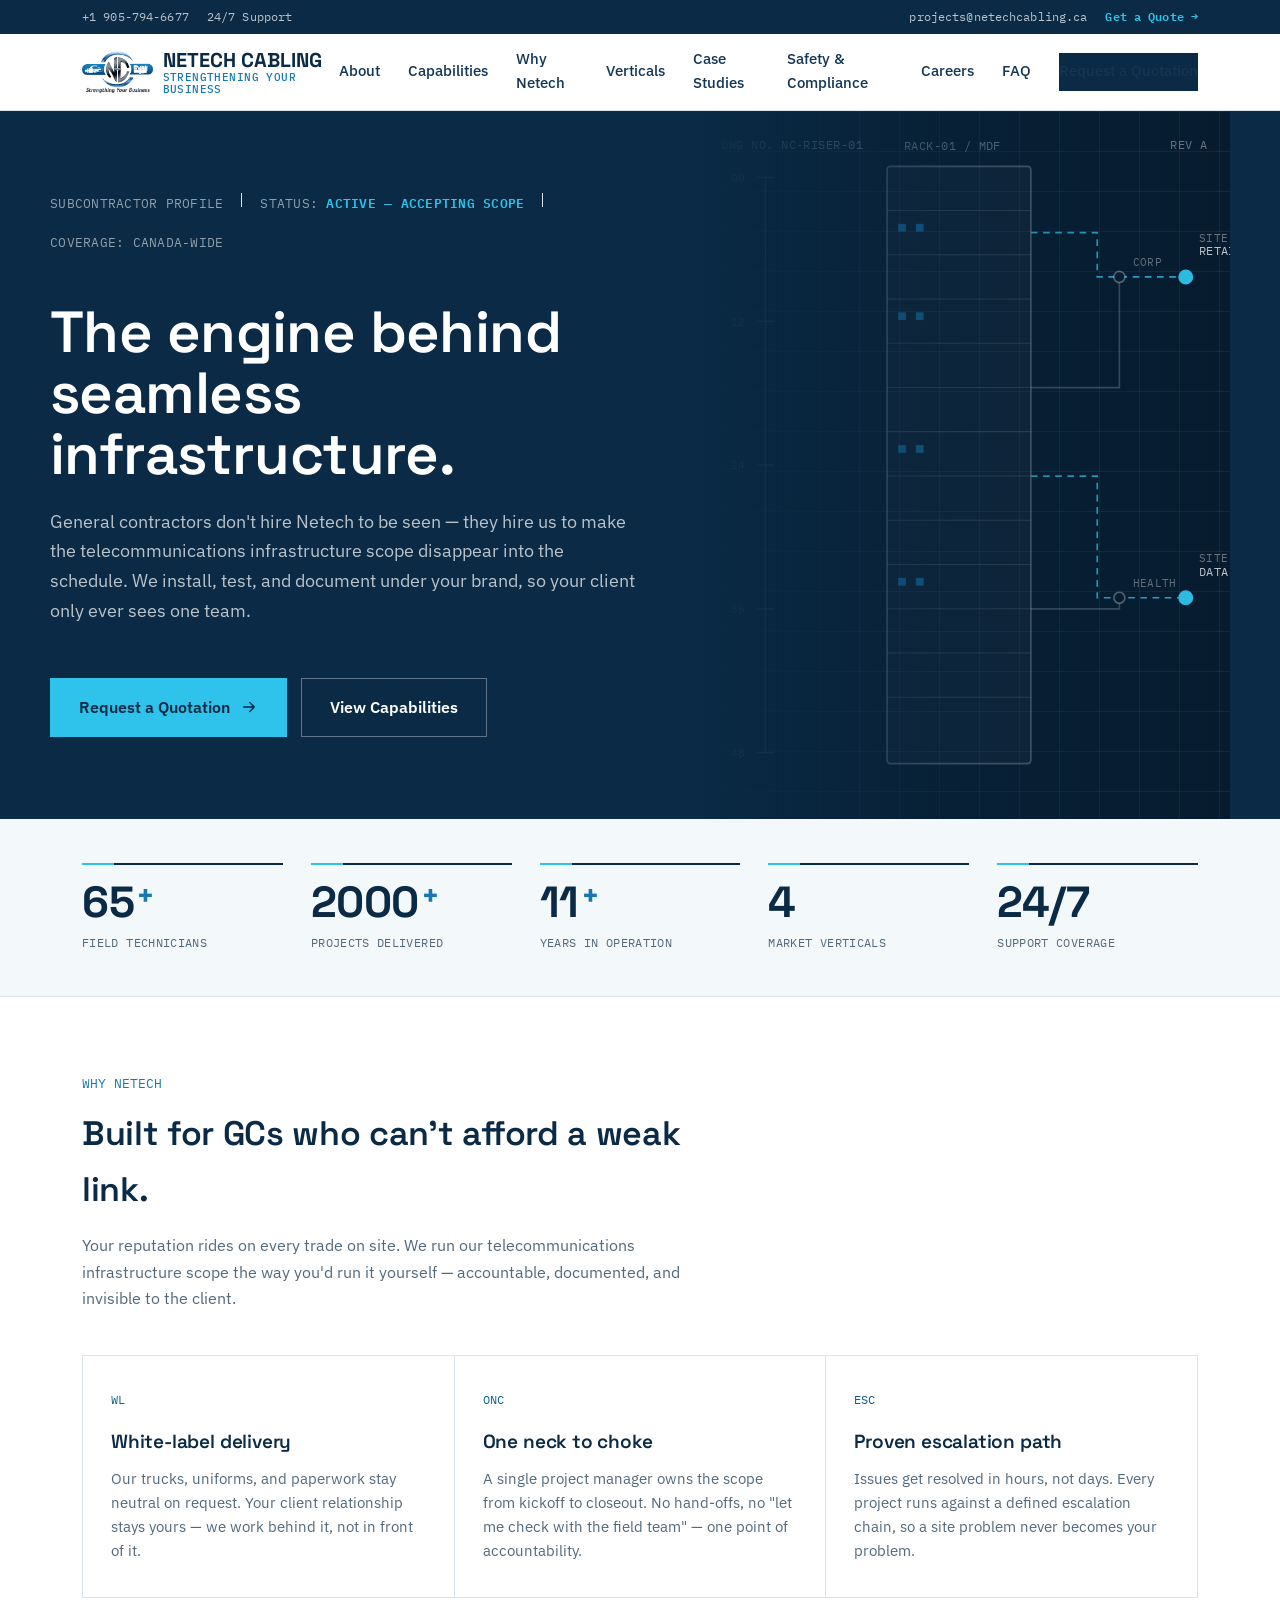
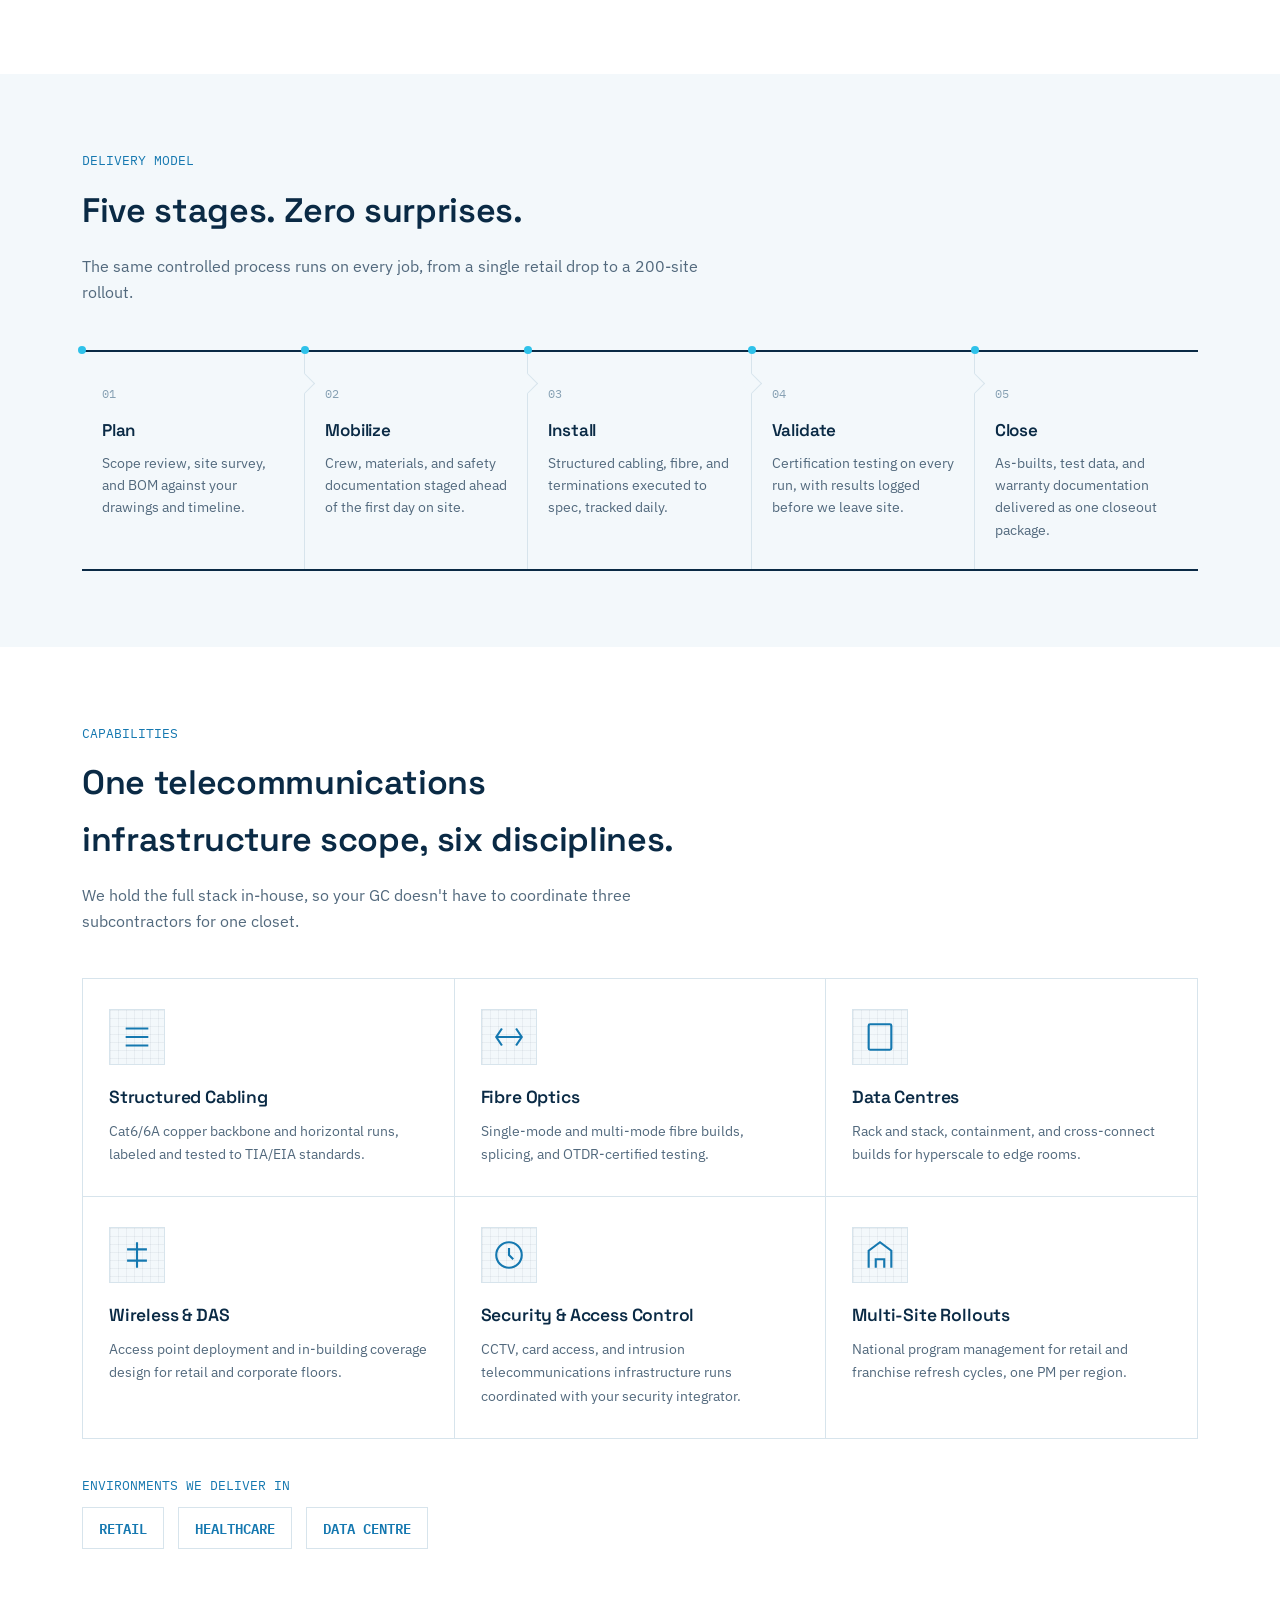
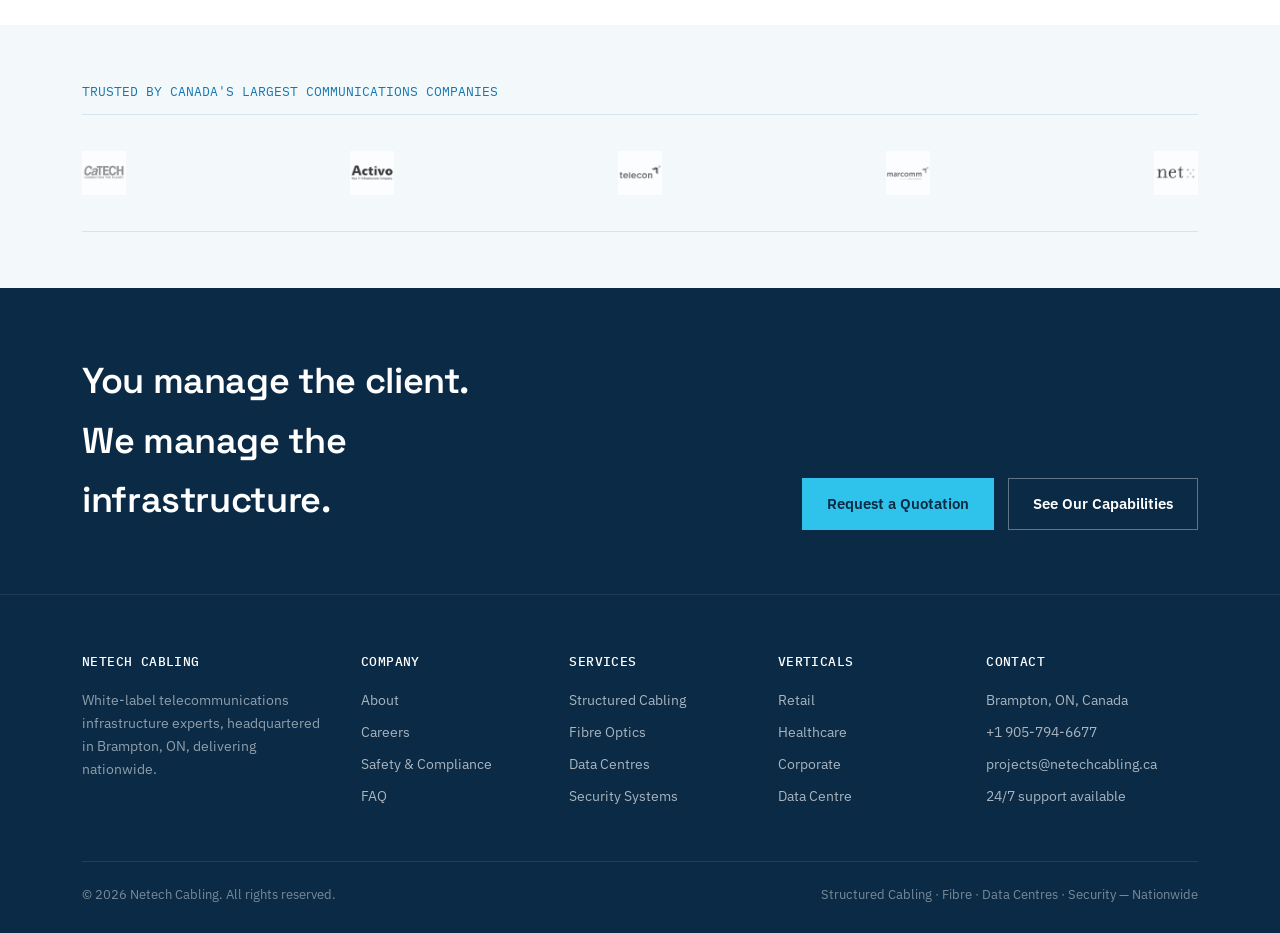
<file: index.html>
<!DOCTYPE html>
<html lang="en">
<head>
<meta charset="UTF-8">
<meta name="viewport" content="width=device-width, initial-scale=1.0">
<title>Netech Cabling — White-Label Telecommunications Infrastructure Experts | Nationwide</title>
<meta name="description" content="Netech Cabling is the white-label telecommunications infrastructure experts general contractors trust to disappear into their brand — structured cabling, fibre, and data infrastructure delivered by 65+ techs across Canada.">
<link rel="preconnect" href="https://fonts.googleapis.com">
<link href="https://fonts.googleapis.com/css2?family=Space+Grotesk:wght@500;600;700&family=IBM+Plex+Sans:wght@400;500;600&family=IBM+Plex+Mono:wght@400;500;600&display=swap" rel="stylesheet">
<link rel="stylesheet" href="styles.css">
<link rel="canonical" href="https://www.netechcabling.ca/">
<meta property="og:title" content="Netech Cabling — White-Label Telecommunications Infrastructure Experts | Nationwide">
<meta property="og:description" content="Netech Cabling is the white-label telecommunications infrastructure experts general contractors trust to disappear into their brand — structured cabling, fibre, and data infrastructure delivered by 65+ techs across Canada.">
<meta property="og:url" content="https://www.netechcabling.ca/">
<meta property="og:type" content="website">
<meta property="og:site_name" content="Netech Cabling Inc.">
<meta property="og:image" content="https://www.netechcabling.ca/assets/netech-logo.png">
<meta name="twitter:card" content="summary">
<meta name="twitter:title" content="Netech Cabling — White-Label Telecommunications Infrastructure Experts | Nationwide">
<meta name="twitter:description" content="Netech Cabling is the white-label telecommunications infrastructure experts general contractors trust to disappear into their brand — structured cabling, fibre, and data infrastructure delivered by 65+ techs across Canada.">
<meta name="twitter:image" content="https://www.netechcabling.ca/assets/netech-logo.png">
<link rel="icon" type="image/png" sizes="32x32" href="favicon-32x32.png">
<link rel="icon" type="image/png" sizes="16x16" href="favicon-16x16.png">
<link rel="apple-touch-icon" sizes="180x180" href="apple-touch-icon.png">
<link rel="manifest" href="site.webmanifest">
<script type="application/ld+json">
{
  "@context": "https://schema.org",
  "@type": "LocalBusiness",
  "@id": "https://www.netechcabling.ca/#organization",
  "name": "Netech Cabling Inc.",
  "url": "https://www.netechcabling.ca/",
  "logo": "https://www.netechcabling.ca/assets/netech-logo.png",
  "image": "https://www.netechcabling.ca/assets/netech-logo.png",
  "telephone": "+1-905-794-6677",
  "email": "projects@netechcabling.ca",
  "address": {
    "@type": "PostalAddress",
    "streetAddress": "Unit 14, 3 Brewster Road",
    "addressLocality": "Brampton",
    "addressRegion": "ON",
    "postalCode": "L6T 5G9",
    "addressCountry": "CA"
  },
  "areaServed": { "@type": "Country", "name": "Canada" },
  "openingHoursSpecification": {
    "@type": "OpeningHoursSpecification",
    "dayOfWeek": ["Monday","Tuesday","Wednesday","Thursday","Friday"],
    "opens": "07:00",
    "closes": "18:00"
  }
}
</script>
<script type="application/ld+json">
{
  "@context": "https://schema.org",
  "@type": "WebSite",
  "name": "Netech Cabling Inc.",
  "url": "https://www.netechcabling.ca/"
}
</script>
</head>
<body>
<a href="#main" class="skip-link">Skip to main content</a>

<div class="top-bar">
  <div class="wrap">
    <span class="tb-left"><a href="tel:+19057946677">+1 905-794-6677</a><span>24/7 Support</span></span>
    <span class="tb-right"><a href="mailto:projects@netechcabling.ca">projects@netechcabling.ca</a><a href="contact.html" class="tb-quote">Get a Quote →</a></span>
  </div>
</div>

<header class="site-header">
  <div class="wrap nav-row">
    <a href="index.html" class="logo">
      <img src="assets/netech-logo.png" alt="Netech Cabling logo" class="logo-mark">
      <span class="logo-block">NETECH CABLING<span class="sub">STRENGTHENING YOUR BUSINESS</span></span>
    </a>
    <nav class="main-nav" id="main-nav">
      <a href="about.html">About</a>
      <a href="capabilities.html">Capabilities</a>
      <a href="why-netech.html">Why Netech</a>
      <a href="verticals.html">Verticals</a>
      <a href="case-studies.html">Case Studies</a>
      <a href="safety-compliance.html">Safety &amp; Compliance</a>
      <a href="careers.html">Careers</a>
      <a href="faq.html">FAQ</a>
      <a href="contact.html" class="nav-cta">Request a Quotation</a>
    </nav>
    <button class="nav-toggle" aria-label="Toggle menu" aria-expanded="false" aria-controls="main-nav"></button>
  </div>
</header>

<!-- HERO -->
<section class="hero hero-split" id="main">
  <div class="hero-grid wrap">
    <div class="hero-content">
      <div class="spec-line eyebrow-spec">
        <span>SUBCONTRACTOR&nbsp;PROFILE</span><span class="tick"></span>
        <span>STATUS: <b>ACTIVE — ACCEPTING SCOPE</b></span><span class="tick"></span>
        <span>COVERAGE: CANADA-WIDE</span>
      </div>
      <h1>The engine behind seamless infrastructure.</h1>
      <p class="lede">General contractors don't hire Netech to be seen — they hire us to make the telecommunications infrastructure scope disappear into the schedule. We install, test, and document under your brand, so your client only ever sees one team.</p>
      <div class="hero-ctas">
        <a href="contact.html" class="btn btn-primary btn-lg">
          Request a Quotation
          <svg class="btn-arrow" viewBox="0 0 24 24" aria-hidden="true"><path d="M5 12h14M13 6l6 6-6 6" stroke="currentColor" stroke-width="2" fill="none" stroke-linecap="round" stroke-linejoin="round"/></svg>
        </a>
        <a href="capabilities.html" class="btn btn-outline btn-lg">View Capabilities</a>
      </div>
    </div>
    <div class="hero-visual" aria-hidden="true">
      <div class="hero-visual-grid"></div>
      <svg class="hero-diagram" viewBox="0 0 480 640" xmlns="http://www.w3.org/2000/svg">
        <text x="20" y="34" class="dwg-label">DWG NO. NC-RISER-01</text>
        <text x="460" y="34" class="dwg-label" text-anchor="end">REV A</text>

        <line x1="60" y1="60" x2="60" y2="580" class="dim-line"/>
        <g class="dim-ticks">
          <line x1="52" y1="60" x2="68" y2="60"/>
          <line x1="52" y1="190" x2="68" y2="190"/>
          <line x1="52" y1="320" x2="68" y2="320"/>
          <line x1="52" y1="450" x2="68" y2="450"/>
          <line x1="52" y1="580" x2="68" y2="580"/>
        </g>
        <text x="42" y="64" class="dwg-tick" text-anchor="end">00</text>
        <text x="42" y="194" class="dwg-tick" text-anchor="end">12</text>
        <text x="42" y="324" class="dwg-tick" text-anchor="end">24</text>
        <text x="42" y="454" class="dwg-tick" text-anchor="end">36</text>
        <text x="42" y="584" class="dwg-tick" text-anchor="end">48</text>

        <rect x="170" y="50" width="130" height="540" rx="3" class="rack-frame"/>
        <g class="rack-rungs">
          <line x1="170" y1="90" x2="300" y2="90"/>
          <line x1="170" y1="130" x2="300" y2="130"/>
          <line x1="170" y1="170" x2="300" y2="170"/>
          <line x1="170" y1="210" x2="300" y2="210"/>
          <line x1="170" y1="250" x2="300" y2="250"/>
          <line x1="170" y1="290" x2="300" y2="290"/>
          <line x1="170" y1="330" x2="300" y2="330"/>
          <line x1="170" y1="370" x2="300" y2="370"/>
          <line x1="170" y1="410" x2="300" y2="410"/>
          <line x1="170" y1="450" x2="300" y2="450"/>
          <line x1="170" y1="490" x2="300" y2="490"/>
          <line x1="170" y1="530" x2="300" y2="530"/>
        </g>
        <g class="rack-ports">
          <rect x="180" y="102" width="7" height="7"/>
          <rect x="196" y="102" width="7" height="7"/>
          <rect x="180" y="182" width="7" height="7"/>
          <rect x="196" y="182" width="7" height="7"/>
          <rect x="180" y="302" width="7" height="7"/>
          <rect x="196" y="302" width="7" height="7"/>
          <rect x="180" y="422" width="7" height="7"/>
          <rect x="196" y="422" width="7" height="7"/>
        </g>
        <text x="185" y="35" class="dwg-label">RACK-01 / MDF</text>

        <path d="M300 110 H360 V150 H440" class="trace trace-active"/>
        <path d="M300 250 H380 V150" class="trace"/>
        <path d="M300 330 H360 V440 H440" class="trace trace-active"/>
        <path d="M300 450 H380 V440" class="trace"/>

        <circle cx="440" cy="150" r="6" class="node node-active"/>
        <circle cx="380" cy="150" r="5" class="node"/>
        <circle cx="440" cy="440" r="6" class="node node-active"/>
        <circle cx="380" cy="440" r="5" class="node"/>

        <text x="452" y="130" class="dwg-tag">RETAIL</text>
        <text x="452" y="118" class="dwg-tag dwg-tag-dim">SITE 014</text>
        <text x="392" y="140" class="dwg-tag dwg-tag-dim">CORP</text>
        <text x="452" y="420" class="dwg-tag">DATA CENTRE</text>
        <text x="452" y="408" class="dwg-tag dwg-tag-dim">SITE 022</text>
        <text x="392" y="430" class="dwg-tag dwg-tag-dim">HEALTH</text>
      </svg>
      <div class="hero-visual-overlay"></div>
    </div>
  </div>
</section>

<!-- METRICS -->
<section class="metrics-band">
  <div class="wrap metrics-grid">
    <div class="metric" data-count="65">
      <div class="metric-bar"></div>
      <div class="metric-num"><span class="metric-value">0</span><span class="metric-plus">+</span></div>
      <div class="metric-label">Field Technicians</div>
    </div>
    <div class="metric" data-count="2000">
      <div class="metric-bar"></div>
      <div class="metric-num"><span class="metric-value">0</span><span class="metric-plus">+</span></div>
      <div class="metric-label">Projects Delivered</div>
    </div>
    <div class="metric" data-count="11">
      <div class="metric-bar"></div>
      <div class="metric-num"><span class="metric-value">0</span><span class="metric-plus">+</span></div>
      <div class="metric-label">Years in Operation</div>
    </div>
    <div class="metric" data-count="4">
      <div class="metric-bar"></div>
      <div class="metric-num"><span class="metric-value">0</span></div>
      <div class="metric-label">Market Verticals</div>
    </div>
    <div class="metric">
      <div class="metric-bar"></div>
      <div class="metric-num">24/7</div>
      <div class="metric-label">Support Coverage</div>
    </div>
  </div>
</section>

<!-- WHY NETECH -->
<section>
  <div class="wrap">
    <div class="sec-head">
      <span class="eyebrow">WHY NETECH</span>
      <h2>Built for GCs who can't afford a weak link.</h2>
      <p>Your reputation rides on every trade on site. We run our telecommunications infrastructure scope the way you'd run it yourself — accountable, documented, and invisible to the client.</p>
    </div>
    <div class="value-grid">
      <div class="value-cell">
        <span class="idx">WL</span>
        <h3>White-label delivery</h3>
        <p>Our trucks, uniforms, and paperwork stay neutral on request. Your client relationship stays yours — we work behind it, not in front of it.</p>
      </div>
      <div class="value-cell">
        <span class="idx">ONC</span>
        <h3>One neck to choke</h3>
        <p>A single project manager owns the scope from kickoff to closeout. No hand-offs, no "let me check with the field team" — one point of accountability.</p>
      </div>
      <div class="value-cell">
        <span class="idx">ESC</span>
        <h3>Proven escalation path</h3>
        <p>Issues get resolved in hours, not days. Every project runs against a defined escalation chain, so a site problem never becomes your problem.</p>
      </div>
    </div>
  </div>
</section>

<!-- DELIVERY MODEL -->
<section class="bg-off">
  <div class="wrap">
    <div class="sec-head">
      <span class="eyebrow">DELIVERY MODEL</span>
      <h2>Five stages. Zero surprises.</h2>
      <p>The same controlled process runs on every job, from a single retail drop to a 200-site rollout.</p>
    </div>
    <div class="process-rail">
      <div class="process-track">
        <div class="process-step"><div class="dot"></div><span class="step-no">01</span><h3>Plan</h3><p>Scope review, site survey, and BOM against your drawings and timeline.</p></div>
        <div class="process-step"><div class="dot"></div><span class="step-no">02</span><h3>Mobilize</h3><p>Crew, materials, and safety documentation staged ahead of the first day on site.</p></div>
        <div class="process-step"><div class="dot"></div><span class="step-no">03</span><h3>Install</h3><p>Structured cabling, fibre, and terminations executed to spec, tracked daily.</p></div>
        <div class="process-step"><div class="dot"></div><span class="step-no">04</span><h3>Validate</h3><p>Certification testing on every run, with results logged before we leave site.</p></div>
        <div class="process-step"><div class="dot"></div><span class="step-no">05</span><h3>Close</h3><p>As-builts, test data, and warranty documentation delivered as one closeout package.</p></div>
      </div>
    </div>
  </div>
</section>

<!-- CAPABILITIES -->
<section>
  <div class="wrap">
    <div class="sec-head">
      <span class="eyebrow">CAPABILITIES</span>
      <h2>One telecommunications infrastructure scope, six disciplines.</h2>
      <p>We hold the full stack in-house, so your GC doesn't have to coordinate three subcontractors for one closet.</p>
    </div>
    <div class="cap-grid">
      <div class="cap-card">
        <div class="ico-frame"><svg class="ico" viewBox="0 0 24 24" fill="none" stroke="currentColor" stroke-width="1.5"><path d="M4 6h16M4 12h16M4 18h16"/></svg></div>
        <h3>Structured Cabling</h3><p>Cat6/6A copper backbone and horizontal runs, labeled and tested to TIA/EIA standards.</p>
      </div>
      <div class="cap-card">
        <div class="ico-frame"><svg class="ico" viewBox="0 0 24 24" fill="none" stroke="currentColor" stroke-width="1.5"><path d="M3 12h18M7 6l-4 6 4 6M17 6l4 6-4 6"/></svg></div>
        <h3>Fibre Optics</h3><p>Single-mode and multi-mode fibre builds, splicing, and OTDR-certified testing.</p>
      </div>
      <div class="cap-card">
        <div class="ico-frame"><svg class="ico" viewBox="0 0 24 24" fill="none" stroke="currentColor" stroke-width="1.5"><rect x="4" y="3" width="16" height="18" rx="1"/><path d="M8 7h.01M8 11h.01M8 15h.01"/></svg></div>
        <h3>Data Centres</h3><p>Rack and stack, containment, and cross-connect builds for hyperscale to edge rooms.</p>
      </div>
      <div class="cap-card">
        <div class="ico-frame"><svg class="ico" viewBox="0 0 24 24" fill="none" stroke="currentColor" stroke-width="1.5"><path d="M12 3v18M5 8h14M5 16h14"/></svg></div>
        <h3>Wireless &amp; DAS</h3><p>Access point deployment and in-building coverage design for retail and corporate floors.</p>
      </div>
      <div class="cap-card">
        <div class="ico-frame"><svg class="ico" viewBox="0 0 24 24" fill="none" stroke="currentColor" stroke-width="1.5"><circle cx="12" cy="12" r="9"/><path d="M12 7v5l3 3"/></svg></div>
        <h3>Security &amp; Access Control</h3><p>CCTV, card access, and intrusion telecommunications infrastructure runs coordinated with your security integrator.</p>
      </div>
      <div class="cap-card">
        <div class="ico-frame"><svg class="ico" viewBox="0 0 24 24" fill="none" stroke="currentColor" stroke-width="1.5"><path d="M4 21V9l8-6 8 6v12"/><path d="M9 21v-6h6v6"/></svg></div>
        <h3>Multi-Site Rollouts</h3><p>National program management for retail and franchise refresh cycles, one PM per region.</p>
      </div>
    </div>

    <div style="margin-top:36px;">
      <span class="eyebrow">ENVIRONMENTS WE DELIVER IN</span>
      <div class="badge-row">
        <span class="badge">RETAIL</span>
        <span class="badge">HEALTHCARE</span>
        <span class="badge">DATA CENTRE</span>
      </div>
    </div>
  </div>
</section>

<!-- SOCIAL PROOF -->
<section class="section-tight bg-off">
  <div class="wrap">
    <span class="eyebrow">TRUSTED BY CANADA'S LARGEST COMMUNICATIONS COMPANIES</span>
    <div class="logo-strip">
      <img src="assets/logos/catech-systems.jpg" alt="CaTECH Systems" class="lg-img">
      <img src="assets/logos/activo-logo.jpg" alt="Activo" class="lg-img">
      <img src="assets/logos/telecon-logo.jpg" alt="Telecon" class="lg-img">
      <img src="assets/logos/marcomm.jpg" alt="Marcomm" class="lg-img">
      <img src="assets/logos/net-logo.jpg" alt="net" class="lg-img">
    </div>
  </div>
</section>

<!-- FINAL CTA -->
<section class="cta-band">
  <div class="wrap cta-band-inner">
    <h2>You manage the client. We manage the infrastructure.</h2>
    <div class="hero-ctas" style="margin-top:0;">
      <a href="contact.html" class="btn btn-primary">Request a Quotation</a>
      <a href="capabilities.html" class="btn btn-outline">See Our Capabilities</a>
    </div>
  </div>
</section>

<footer>
  <div class="wrap">
    <div class="foot-grid">
      <div>
        <h4>NETECH CABLING</h4>
        <p style="color:rgba(255,255,255,0.55);font-size:14px;max-width:32ch;">White-label telecommunications infrastructure experts, headquartered in Brampton, ON, delivering nationwide.</p>
      </div>
      <div>
        <h4>COMPANY</h4>
        <ul><li><a href="about.html">About</a></li><li><a href="careers.html">Careers</a></li><li><a href="safety-compliance.html">Safety &amp; Compliance</a></li><li><a href="faq.html">FAQ</a></li></ul>
      </div>
      <div>
        <h4>SERVICES</h4>
        <ul><li><a href="capabilities.html">Structured Cabling</a></li><li><a href="capabilities.html">Fibre Optics</a></li><li><a href="capabilities.html">Data Centres</a></li><li><a href="capabilities.html">Security Systems</a></li></ul>
      </div>
      <div>
        <h4>VERTICALS</h4>
        <ul><li><a href="verticals.html">Retail</a></li><li><a href="verticals.html">Healthcare</a></li><li><a href="verticals.html">Corporate</a></li><li><a href="verticals.html">Data Centre</a></li></ul>
      </div>
      <div>
        <h4>CONTACT</h4>
        <ul>
          <li>Brampton, ON, Canada</li>
          <li><a href="tel:+19057946677">+1 905-794-6677</a></li>
          <li><a href="mailto:projects@netechcabling.ca">projects@netechcabling.ca</a></li>
          <li>24/7 support available</li>
        </ul>
      </div>
    </div>
    <div class="foot-bottom">
      <span>© 2026 Netech Cabling. All rights reserved.</span>
      <span>Structured Cabling · Fibre · Data Centres · Security — Nationwide</span>
    </div>
  </div>
</footer>

<div class="mobile-bar">
  <a href="contact.html">Request a Quotation</a>
  <a href="tel:+19057946677">Call Now</a>
</div>

<script src="script.js"></script>
</body>
</html>
</file>
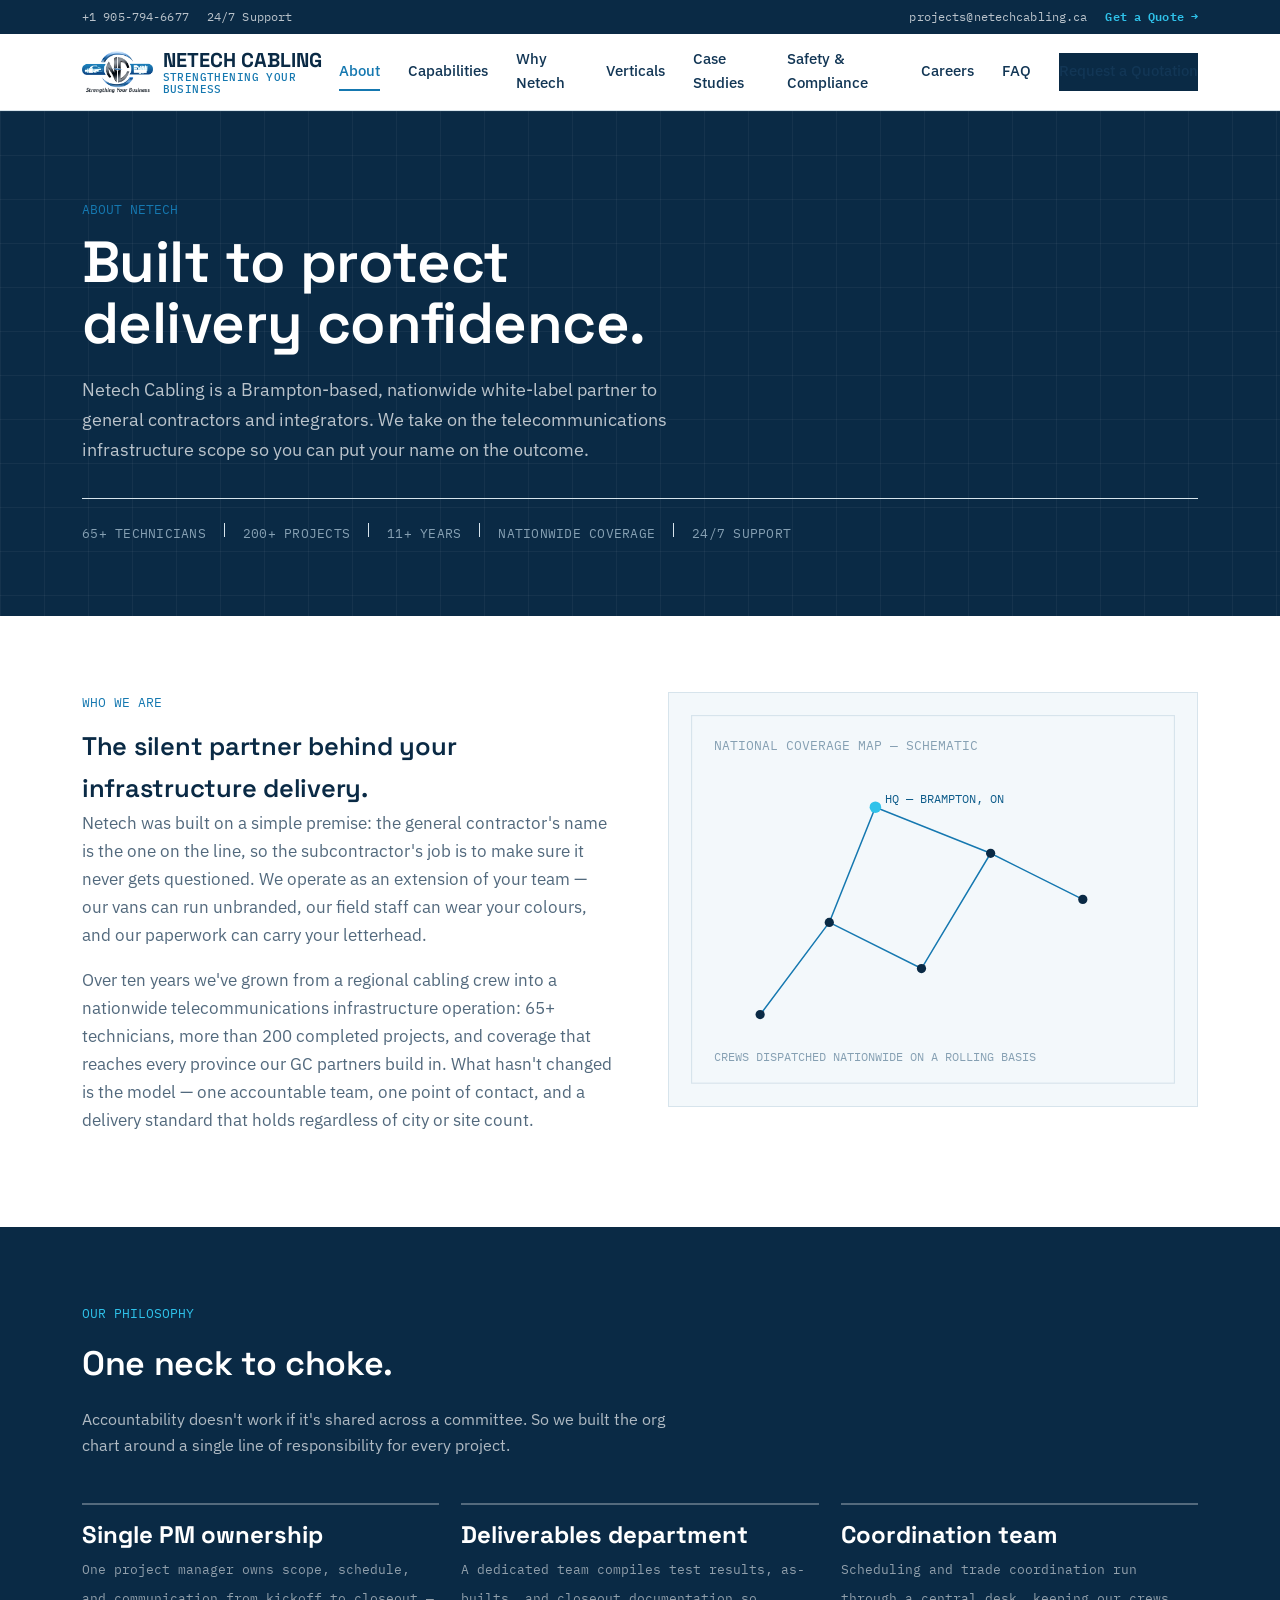
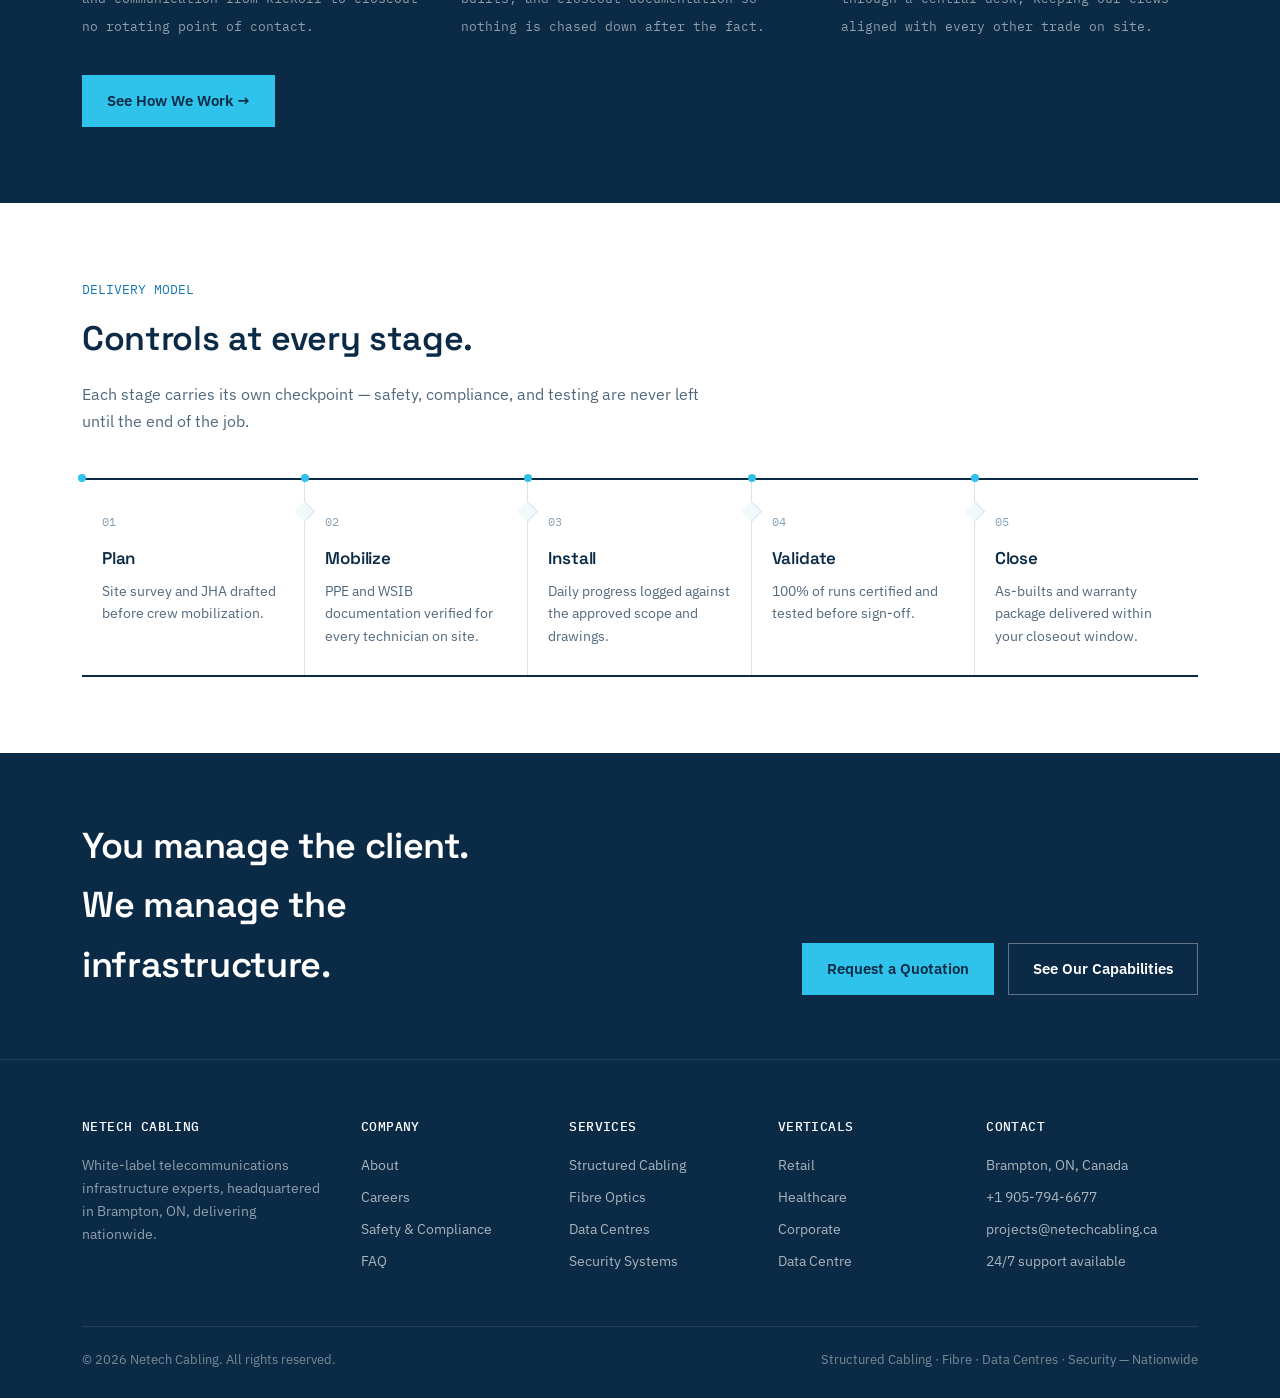
<file: about.html>
<!DOCTYPE html>
<html lang="en">
<head>
<meta charset="UTF-8">
<meta name="viewport" content="width=device-width, initial-scale=1.0">
<title>About Netech Cabling — Your White-Label Infrastructure Partner</title>
<meta name="description" content="Netech Cabling is a Brampton-based, nationwide white-label telecommunications infrastructure experts built around One Neck to Choke accountability — 65+ technicians, 200+ projects delivered.">
<link rel="preconnect" href="https://fonts.googleapis.com">
<link href="https://fonts.googleapis.com/css2?family=Space+Grotesk:wght@500;600;700&family=IBM+Plex+Sans:wght@400;500;600&family=IBM+Plex+Mono:wght@400;500;600&display=swap" rel="stylesheet">
<link rel="stylesheet" href="styles.css">
<link rel="canonical" href="https://www.netechcabling.ca/about.html">
<meta property="og:title" content="About Netech Cabling — Your White-Label Infrastructure Partner">
<meta property="og:description" content="Netech Cabling is a Brampton-based, nationwide white-label telecommunications infrastructure experts built around One Neck to Choke accountability — 65+ technicians, 200+ projects delivered.">
<meta property="og:url" content="https://www.netechcabling.ca/about.html">
<meta property="og:type" content="website">
<meta property="og:site_name" content="Netech Cabling Inc.">
<meta property="og:image" content="https://www.netechcabling.ca/assets/netech-logo.png">
<meta name="twitter:card" content="summary">
<meta name="twitter:title" content="About Netech Cabling — Your White-Label Infrastructure Partner">
<meta name="twitter:description" content="Netech Cabling is a Brampton-based, nationwide white-label telecommunications infrastructure experts built around One Neck to Choke accountability — 65+ technicians, 200+ projects delivered.">
<meta name="twitter:image" content="https://www.netechcabling.ca/assets/netech-logo.png">
<link rel="icon" type="image/png" sizes="32x32" href="favicon-32x32.png">
<link rel="icon" type="image/png" sizes="16x16" href="favicon-16x16.png">
<link rel="apple-touch-icon" sizes="180x180" href="apple-touch-icon.png">
<link rel="manifest" href="site.webmanifest">
<script type="application/ld+json">
{
  "@context": "https://schema.org",
  "@type": "LocalBusiness",
  "@id": "https://www.netechcabling.ca/#organization",
  "name": "Netech Cabling Inc.",
  "url": "https://www.netechcabling.ca/",
  "logo": "https://www.netechcabling.ca/assets/netech-logo.png",
  "image": "https://www.netechcabling.ca/assets/netech-logo.png",
  "telephone": "+1-905-794-6677",
  "email": "projects@netechcabling.ca",
  "address": {
    "@type": "PostalAddress",
    "streetAddress": "Unit 14, 3 Brewster Road",
    "addressLocality": "Brampton",
    "addressRegion": "ON",
    "postalCode": "L6T 5G9",
    "addressCountry": "CA"
  },
  "areaServed": { "@type": "Country", "name": "Canada" },
  "openingHoursSpecification": {
    "@type": "OpeningHoursSpecification",
    "dayOfWeek": ["Monday","Tuesday","Wednesday","Thursday","Friday"],
    "opens": "07:00",
    "closes": "18:00"
  }
}
</script>
<script type="application/ld+json">
{
  "@context": "https://schema.org",
  "@type": "BreadcrumbList",
  "itemListElement": [
    {"@type":"ListItem","position":1,"name":"Home","item":"https://www.netechcabling.ca/"},
    {"@type":"ListItem","position":2,"name":"About","item":"https://www.netechcabling.ca/about.html"}
  ]
}
</script>
</head>
<body>
<a href="#main" class="skip-link">Skip to main content</a>

<div class="top-bar">
  <div class="wrap">
    <span class="tb-left"><a href="tel:+19057946677">+1 905-794-6677</a><span>24/7 Support</span></span>
    <span class="tb-right"><a href="mailto:projects@netechcabling.ca">projects@netechcabling.ca</a><a href="contact.html" class="tb-quote">Get a Quote →</a></span>
  </div>
</div>

<header class="site-header">
  <div class="wrap nav-row">
    <a href="index.html" class="logo">
      <img src="assets/netech-logo.png" alt="Netech Cabling logo" class="logo-mark">
      <span class="logo-block">NETECH CABLING<span class="sub">STRENGTHENING YOUR BUSINESS</span></span>
    </a>
    <nav class="main-nav" id="main-nav">
      <a href="about.html" class="active">About</a>
      <a href="capabilities.html">Capabilities</a>
      <a href="why-netech.html">Why Netech</a>
      <a href="verticals.html">Verticals</a>
      <a href="case-studies.html">Case Studies</a>
      <a href="safety-compliance.html">Safety &amp; Compliance</a>
      <a href="careers.html">Careers</a>
      <a href="faq.html">FAQ</a>
      <a href="contact.html" class="nav-cta">Request a Quotation</a>
    </nav>
    <button class="nav-toggle" aria-label="Toggle menu" aria-expanded="false" aria-controls="main-nav"></button>
  </div>
</header>

<section class="hero" id="main">
  <div class="grid-overlay"></div>
  <div class="wrap hero-inner">
    <span class="eyebrow">ABOUT NETECH</span>
    <h1>Built to protect delivery confidence.</h1>
    <p class="lede">Netech Cabling is a Brampton-based, nationwide white-label partner to general contractors and integrators. We take on the telecommunications infrastructure scope so you can put your name on the outcome.</p>
    <div class="trust-bar spec-line">
      <span>65+ TECHNICIANS</span><span class="tick"></span>
      <span>200+ PROJECTS</span><span class="tick"></span>
      <span>11+ YEARS</span><span class="tick"></span>
      <span>NATIONWIDE COVERAGE</span><span class="tick"></span>
      <span>24/7 SUPPORT</span>
    </div>
  </div>
</section>

<!-- WHO WE ARE -->
<section>
  <div class="wrap two-col">
    <div>
      <span class="eyebrow">WHO WE ARE</span>
      <h2>The silent partner behind your infrastructure delivery.</h2>
      <p>Netech was built on a simple premise: the general contractor's name is the one on the line, so the subcontractor's job is to make sure it never gets questioned. We operate as an extension of your team — our vans can run unbranded, our field staff can wear your colours, and our paperwork can carry your letterhead.</p>
      <p>Over ten years we've grown from a regional cabling crew into a nationwide telecommunications infrastructure operation: 65+ technicians, more than 200 completed projects, and coverage that reaches every province our GC partners build in. What hasn't changed is the model — one accountable team, one point of contact, and a delivery standard that holds regardless of city or site count.</p>
    </div>
    <div>
      <div class="diagram-frame">
        <svg viewBox="0 0 420 320" xmlns="http://www.w3.org/2000/svg">
          <rect x="0.5" y="0.5" width="419" height="319" fill="none" stroke="#D7E4EC"/>
          <text x="20" y="30" font-family="IBM Plex Mono" font-size="11" fill="#86A0B3">NATIONAL COVERAGE MAP — SCHEMATIC</text>
          <g stroke="#1578B0" stroke-width="1.3" fill="none">
            <path d="M60 260 L120 180 L200 220 L260 120 L340 160"/>
            <path d="M120 180 L160 80 L260 120"/>
          </g>
          <g fill="#0A2A45">
            <circle cx="60" cy="260" r="4"/><circle cx="120" cy="180" r="4"/>
            <circle cx="200" cy="220" r="4"/><circle cx="260" cy="120" r="4"/>
            <circle cx="340" cy="160" r="4"/><circle cx="160" cy="80" r="5" fill="#2FC2EA"/>
          </g>
          <text x="168" y="76" font-family="IBM Plex Mono" font-size="10" fill="#0E5C8A">HQ — BRAMPTON, ON</text>
          <text x="20" y="300" font-family="IBM Plex Mono" font-size="10" fill="#86A0B3">CREWS DISPATCHED NATIONWIDE ON A ROLLING BASIS</text>
        </svg>
      </div>
    </div>
  </div>
</section>

<!-- PHILOSOPHY -->
<section class="on-dark">
  <div class="wrap">
    <div class="sec-head">
      <span class="eyebrow" style="color:#2FC2EA;">OUR PHILOSOPHY</span>
      <h2>One neck to choke.</h2>
      <p>Accountability doesn't work if it's shared across a committee. So we built the org chart around a single line of responsibility for every project.</p>
    </div>
    <div class="stat-list" style="grid-template-columns:repeat(3,1fr);">
      <div class="st" style="border-color:rgba(255,255,255,0.3);">
        <b style="color:#fff;">Single PM ownership</b>
        <span style="color:rgba(255,255,255,0.55);">One project manager owns scope, schedule, and communication from kickoff to closeout — no rotating point of contact.</span>
      </div>
      <div class="st" style="border-color:rgba(255,255,255,0.3);">
        <b style="color:#fff;">Deliverables department</b>
        <span style="color:rgba(255,255,255,0.55);">A dedicated team compiles test results, as-builts, and closeout documentation so nothing is chased down after the fact.</span>
      </div>
      <div class="st" style="border-color:rgba(255,255,255,0.3);">
        <b style="color:#fff;">Coordination team</b>
        <span style="color:rgba(255,255,255,0.55);">Scheduling and trade coordination run through a central desk, keeping our crews aligned with every other trade on site.</span>
      </div>
    </div>
    <div style="margin-top:36px;">
      <a href="capabilities.html" class="btn btn-primary">See How We Work →</a>
    </div>
  </div>
</section>

<!-- DELIVERY MODEL -->
<section>
  <div class="wrap">
    <div class="sec-head">
      <span class="eyebrow">DELIVERY MODEL</span>
      <h2>Controls at every stage.</h2>
      <p>Each stage carries its own checkpoint — safety, compliance, and testing are never left until the end of the job.</p>
    </div>
    <div class="process-rail">
      <div class="process-track">
        <div class="process-step"><div class="dot"></div><span class="step-no">01</span><h3>Plan</h3><p>Site survey and JHA drafted before crew mobilization.</p></div>
        <div class="process-step"><div class="dot"></div><span class="step-no">02</span><h3>Mobilize</h3><p>PPE and WSIB documentation verified for every technician on site.</p></div>
        <div class="process-step"><div class="dot"></div><span class="step-no">03</span><h3>Install</h3><p>Daily progress logged against the approved scope and drawings.</p></div>
        <div class="process-step"><div class="dot"></div><span class="step-no">04</span><h3>Validate</h3><p>100% of runs certified and tested before sign-off.</p></div>
        <div class="process-step"><div class="dot"></div><span class="step-no">05</span><h3>Close</h3><p>As-builts and warranty package delivered within your closeout window.</p></div>
      </div>
    </div>
  </div>
</section>

<section class="cta-band">
  <div class="wrap cta-band-inner">
    <h2>You manage the client. We manage the infrastructure.</h2>
    <div class="hero-ctas" style="margin-top:0;">
      <a href="contact.html" class="btn btn-primary">Request a Quotation</a>
      <a href="capabilities.html" class="btn btn-outline">See Our Capabilities</a>
    </div>
  </div>
</section>

<footer>
  <div class="wrap">
    <div class="foot-grid">
      <div>
        <h4>NETECH CABLING</h4>
        <p style="color:rgba(255,255,255,0.55);font-size:14px;max-width:32ch;">White-label telecommunications infrastructure experts, headquartered in Brampton, ON, delivering nationwide.</p>
      </div>
      <div>
        <h4>COMPANY</h4>
        <ul><li><a href="about.html">About</a></li><li><a href="careers.html">Careers</a></li><li><a href="safety-compliance.html">Safety &amp; Compliance</a></li><li><a href="faq.html">FAQ</a></li></ul>
      </div>
      <div>
        <h4>SERVICES</h4>
        <ul><li><a href="capabilities.html">Structured Cabling</a></li><li><a href="capabilities.html">Fibre Optics</a></li><li><a href="capabilities.html">Data Centres</a></li><li><a href="capabilities.html">Security Systems</a></li></ul>
      </div>
      <div>
        <h4>VERTICALS</h4>
        <ul><li><a href="verticals.html">Retail</a></li><li><a href="verticals.html">Healthcare</a></li><li><a href="verticals.html">Corporate</a></li><li><a href="verticals.html">Data Centre</a></li></ul>
      </div>
      <div>
        <h4>CONTACT</h4>
        <ul>
          <li>Brampton, ON, Canada</li>
          <li><a href="tel:+19057946677">+1 905-794-6677</a></li>
          <li><a href="mailto:projects@netechcabling.ca">projects@netechcabling.ca</a></li>
          <li>24/7 support available</li>
        </ul>
      </div>
    </div>
    <div class="foot-bottom">
      <span>© 2026 Netech Cabling. All rights reserved.</span>
      <span>Structured Cabling · Fibre · Data Centres · Security — Nationwide</span>
    </div>
  </div>
</footer>

<div class="mobile-bar">
  <a href="contact.html">Request a Quotation</a>
  <a href="tel:+19057946677">Call Now</a>
</div>

<script src="script.js"></script>
</body>
</html>
</file>
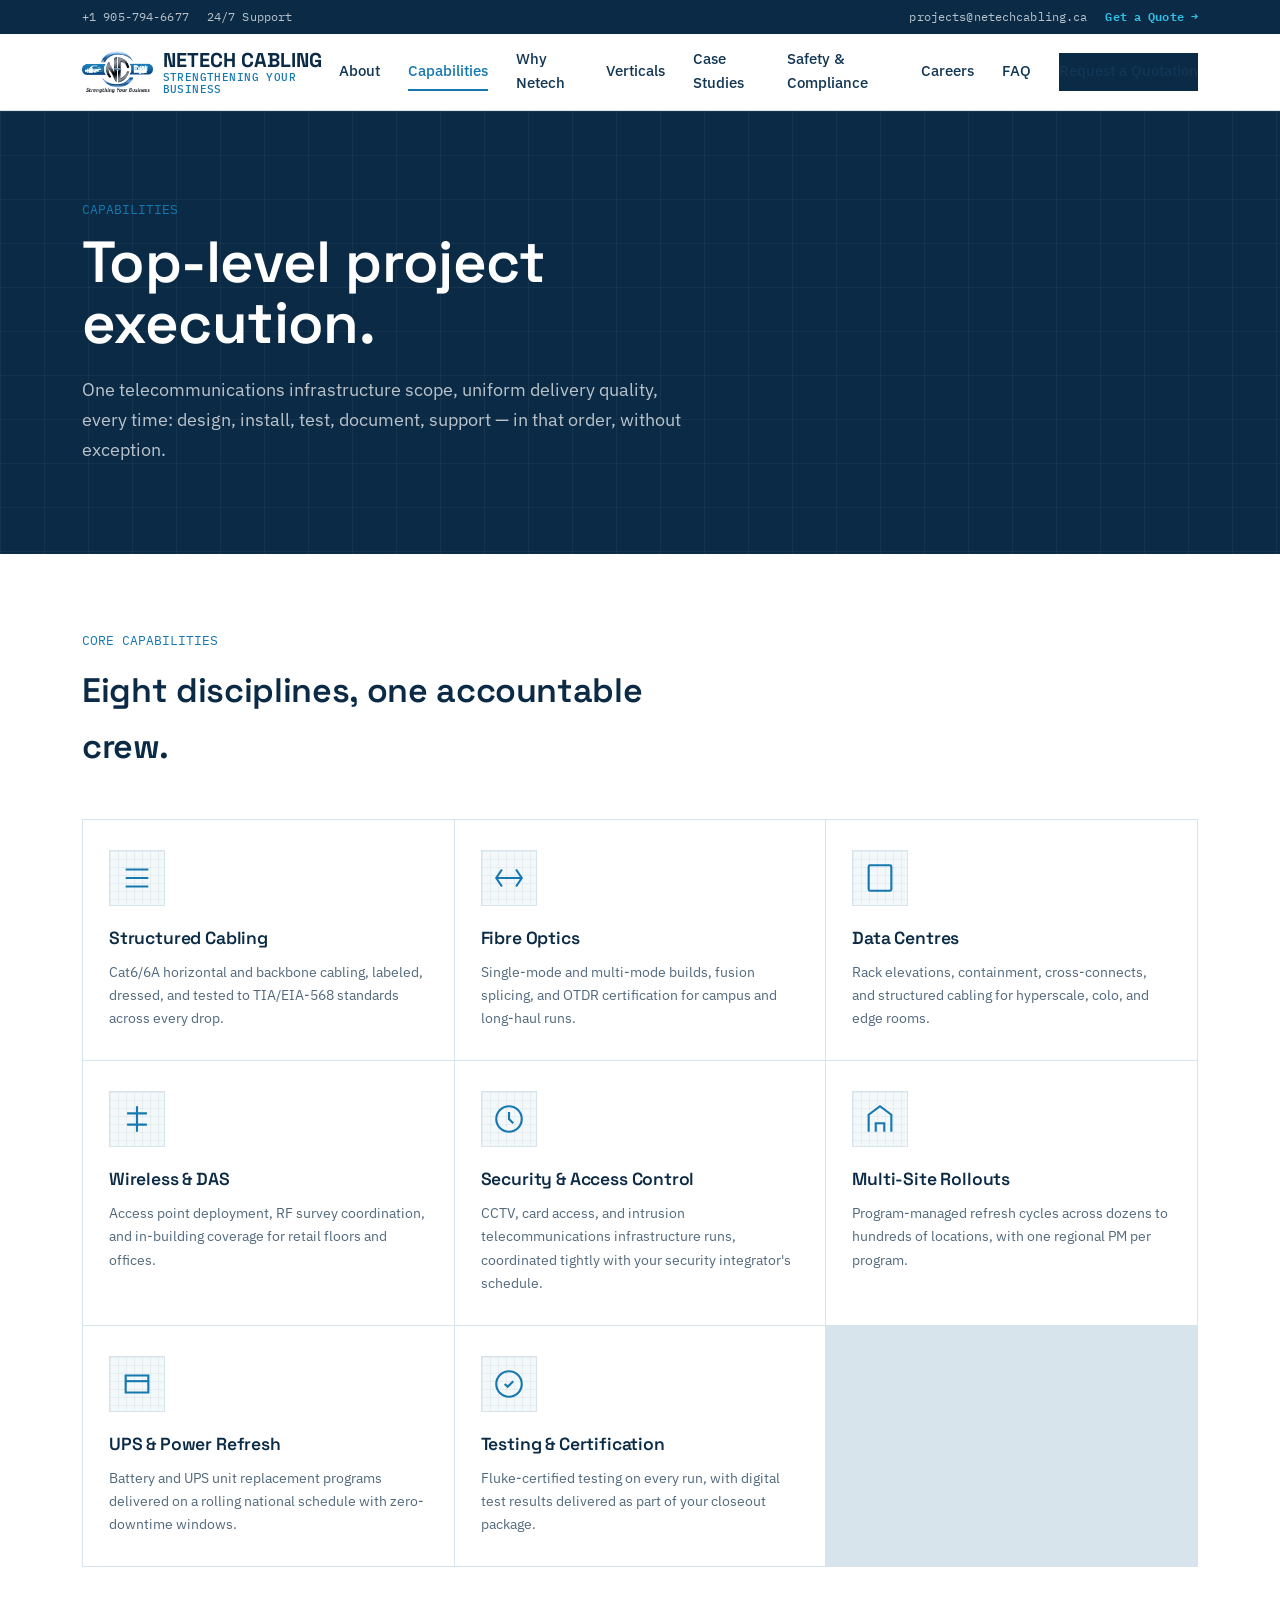
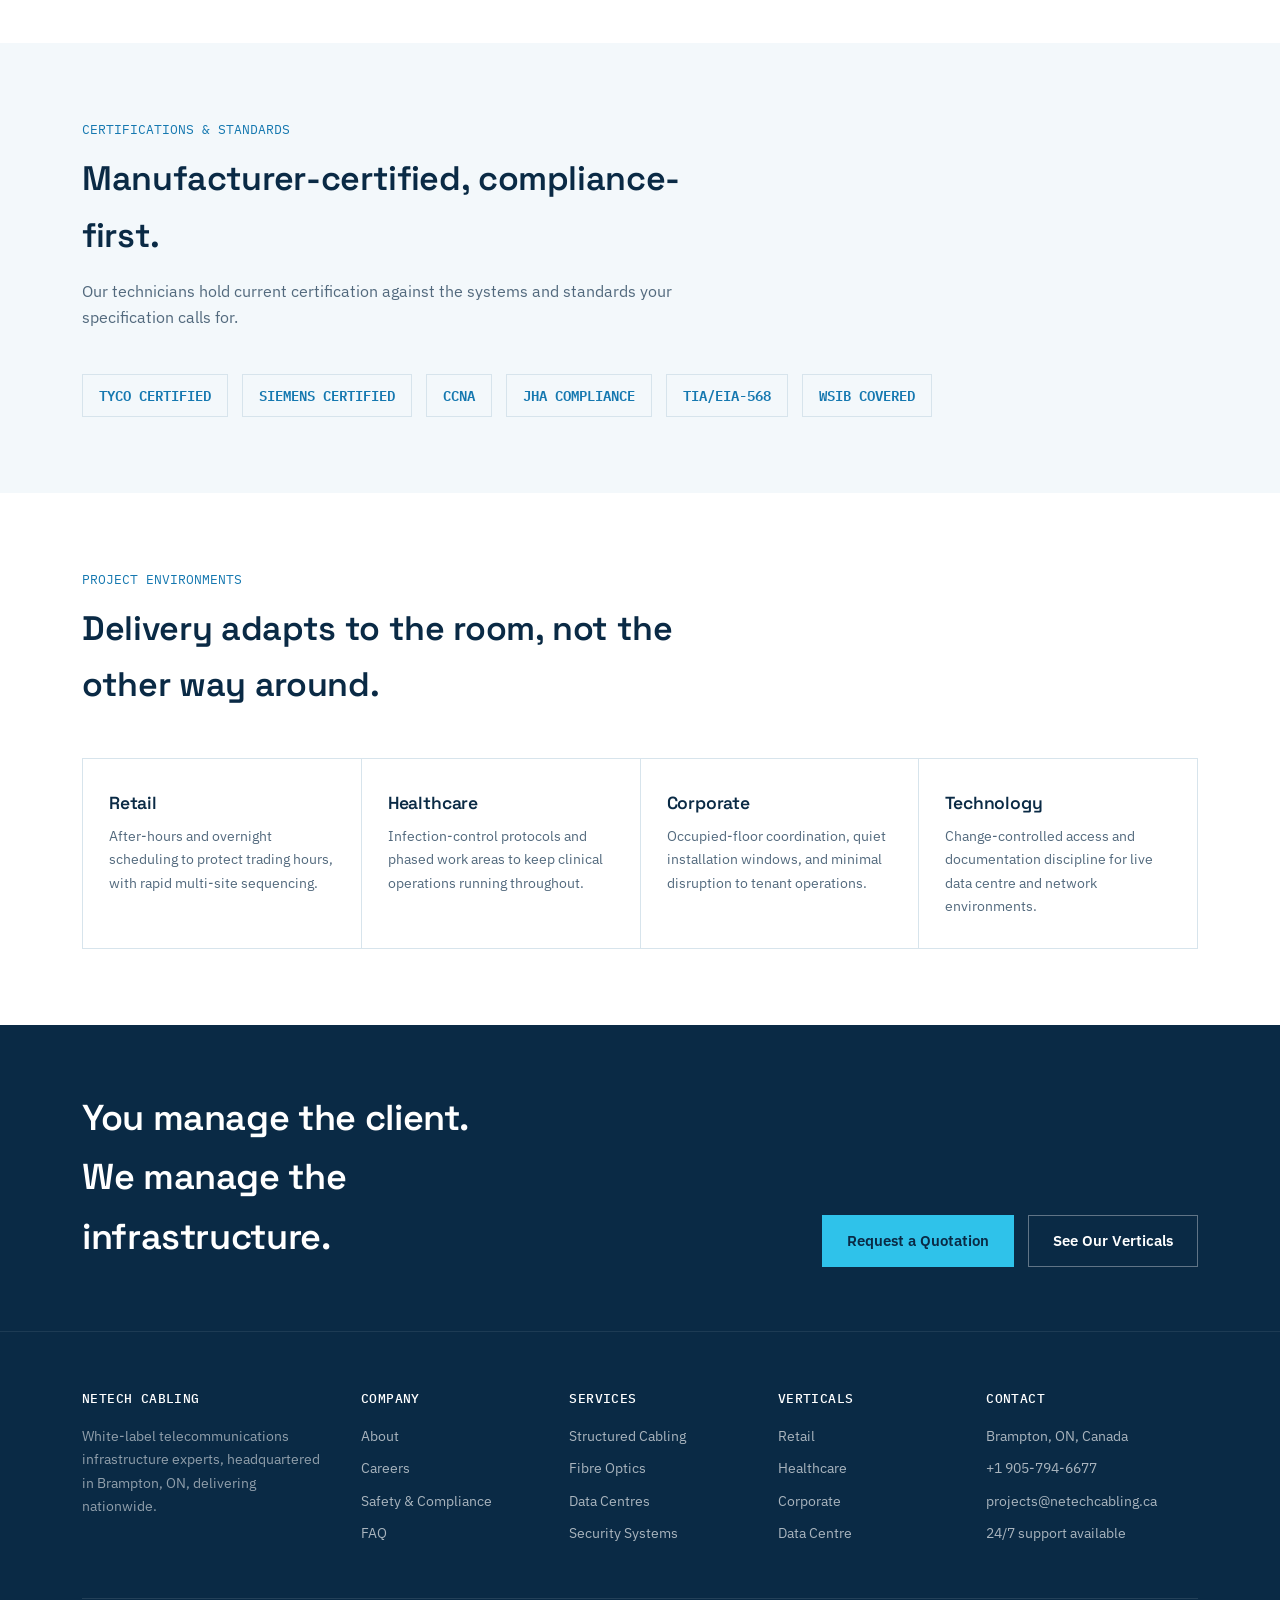
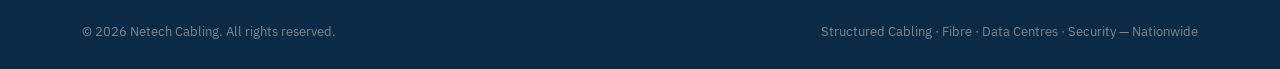
<file: capabilities.html>
<!DOCTYPE html>
<html lang="en">
<head>
<meta charset="UTF-8">
<meta name="viewport" content="width=device-width, initial-scale=1.0">
<title>Capabilities — Structured Cabling, Fibre &amp; Data Centre Services | Netech Cabling</title>
<meta name="description" content="Netech Cabling's full telecommunications infrastructure capability set: structured cabling, fibre optics, data centres, wireless, security, and multi-site rollouts — certified to Tyco, Siemens, and CCNA standards.">
<link rel="preconnect" href="https://fonts.googleapis.com">
<link href="https://fonts.googleapis.com/css2?family=Space+Grotesk:wght@500;600;700&family=IBM+Plex+Sans:wght@400;500;600&family=IBM+Plex+Mono:wght@400;500;600&display=swap" rel="stylesheet">
<link rel="stylesheet" href="styles.css">
<link rel="canonical" href="https://www.netechcabling.ca/capabilities.html">
<meta property="og:title" content="Capabilities — Structured Cabling, Fibre &amp; Data Centre Services | Netech Cabling">
<meta property="og:description" content="Netech Cabling's full telecommunications infrastructure capability set: structured cabling, fibre optics, data centres, wireless, security, and multi-site rollouts — certified to Tyco, Siemens, and CCNA standards.">
<meta property="og:url" content="https://www.netechcabling.ca/capabilities.html">
<meta property="og:type" content="website">
<meta property="og:site_name" content="Netech Cabling Inc.">
<meta property="og:image" content="https://www.netechcabling.ca/assets/netech-logo.png">
<meta name="twitter:card" content="summary">
<meta name="twitter:title" content="Capabilities — Structured Cabling, Fibre &amp; Data Centre Services | Netech Cabling">
<meta name="twitter:description" content="Netech Cabling's full telecommunications infrastructure capability set: structured cabling, fibre optics, data centres, wireless, security, and multi-site rollouts — certified to Tyco, Siemens, and CCNA standards.">
<meta name="twitter:image" content="https://www.netechcabling.ca/assets/netech-logo.png">
<link rel="icon" type="image/png" sizes="32x32" href="favicon-32x32.png">
<link rel="icon" type="image/png" sizes="16x16" href="favicon-16x16.png">
<link rel="apple-touch-icon" sizes="180x180" href="apple-touch-icon.png">
<link rel="manifest" href="site.webmanifest">
<script type="application/ld+json">
{
  "@context": "https://schema.org",
  "@type": "LocalBusiness",
  "@id": "https://www.netechcabling.ca/#organization",
  "name": "Netech Cabling Inc.",
  "url": "https://www.netechcabling.ca/",
  "logo": "https://www.netechcabling.ca/assets/netech-logo.png",
  "image": "https://www.netechcabling.ca/assets/netech-logo.png",
  "telephone": "+1-905-794-6677",
  "email": "projects@netechcabling.ca",
  "address": {
    "@type": "PostalAddress",
    "streetAddress": "Unit 14, 3 Brewster Road",
    "addressLocality": "Brampton",
    "addressRegion": "ON",
    "postalCode": "L6T 5G9",
    "addressCountry": "CA"
  },
  "areaServed": { "@type": "Country", "name": "Canada" },
  "openingHoursSpecification": {
    "@type": "OpeningHoursSpecification",
    "dayOfWeek": ["Monday","Tuesday","Wednesday","Thursday","Friday"],
    "opens": "07:00",
    "closes": "18:00"
  }
}
</script>
<script type="application/ld+json">
{
  "@context": "https://schema.org",
  "@type": "BreadcrumbList",
  "itemListElement": [
    {"@type":"ListItem","position":1,"name":"Home","item":"https://www.netechcabling.ca/"},
    {"@type":"ListItem","position":2,"name":"Capabilities","item":"https://www.netechcabling.ca/capabilities.html"}
  ]
}
</script>
</head>
<body>
<a href="#main" class="skip-link">Skip to main content</a>

<div class="top-bar">
  <div class="wrap">
    <span class="tb-left"><a href="tel:+19057946677">+1 905-794-6677</a><span>24/7 Support</span></span>
    <span class="tb-right"><a href="mailto:projects@netechcabling.ca">projects@netechcabling.ca</a><a href="contact.html" class="tb-quote">Get a Quote →</a></span>
  </div>
</div>

<header class="site-header">
  <div class="wrap nav-row">
    <a href="index.html" class="logo">
      <img src="assets/netech-logo.png" alt="Netech Cabling logo" class="logo-mark">
      <span class="logo-block">NETECH CABLING<span class="sub">STRENGTHENING YOUR BUSINESS</span></span>
    </a>
    <nav class="main-nav" id="main-nav">
      <a href="about.html">About</a>
      <a href="capabilities.html" class="active">Capabilities</a>
      <a href="why-netech.html">Why Netech</a>
      <a href="verticals.html">Verticals</a>
      <a href="case-studies.html">Case Studies</a>
      <a href="safety-compliance.html">Safety &amp; Compliance</a>
      <a href="careers.html">Careers</a>
      <a href="faq.html">FAQ</a>
      <a href="contact.html" class="nav-cta">Request a Quotation</a>
    </nav>
    <button class="nav-toggle" aria-label="Toggle menu" aria-expanded="false" aria-controls="main-nav"></button>
  </div>
</header>

<section class="hero" id="main">
  <div class="grid-overlay"></div>
  <div class="wrap hero-inner">
    <span class="eyebrow">CAPABILITIES</span>
    <h1>Top-level project execution.</h1>
    <p class="lede">One telecommunications infrastructure scope, uniform delivery quality, every time: design, install, test, document, support — in that order, without exception.</p>
  </div>
</section>

<!-- CORE CAPABILITIES -->
<section>
  <div class="wrap">
    <div class="sec-head">
      <span class="eyebrow">CORE CAPABILITIES</span>
      <h2>Eight disciplines, one accountable crew.</h2>
    </div>
    <div class="cap-grid">
      <div class="cap-card">
        <div class="ico-frame"><svg class="ico" viewBox="0 0 24 24" fill="none" stroke="currentColor" stroke-width="1.5"><path d="M4 6h16M4 12h16M4 18h16"/></svg></div>
        <h3>Structured Cabling</h3>
        <p>Cat6/6A horizontal and backbone cabling, labeled, dressed, and tested to TIA/EIA-568 standards across every drop.</p>
      </div>
      <div class="cap-card">
        <div class="ico-frame"><svg class="ico" viewBox="0 0 24 24" fill="none" stroke="currentColor" stroke-width="1.5"><path d="M3 12h18M7 6l-4 6 4 6M17 6l4 6-4 6"/></svg></div>
        <h3>Fibre Optics</h3>
        <p>Single-mode and multi-mode builds, fusion splicing, and OTDR certification for campus and long-haul runs.</p>
      </div>
      <div class="cap-card">
        <div class="ico-frame"><svg class="ico" viewBox="0 0 24 24" fill="none" stroke="currentColor" stroke-width="1.5"><rect x="4" y="3" width="16" height="18" rx="1"/><path d="M8 7h.01M8 11h.01M8 15h.01"/></svg></div>
        <h3>Data Centres</h3>
        <p>Rack elevations, containment, cross-connects, and structured cabling for hyperscale, colo, and edge rooms.</p>
      </div>
      <div class="cap-card">
        <div class="ico-frame"><svg class="ico" viewBox="0 0 24 24" fill="none" stroke="currentColor" stroke-width="1.5"><path d="M12 3v18M5 8h14M5 16h14"/></svg></div>
        <h3>Wireless &amp; DAS</h3>
        <p>Access point deployment, RF survey coordination, and in-building coverage for retail floors and offices.</p>
      </div>
      <div class="cap-card">
        <div class="ico-frame"><svg class="ico" viewBox="0 0 24 24" fill="none" stroke="currentColor" stroke-width="1.5"><circle cx="12" cy="12" r="9"/><path d="M12 7v5l3 3"/></svg></div>
        <h3>Security &amp; Access Control</h3>
        <p>CCTV, card access, and intrusion telecommunications infrastructure runs, coordinated tightly with your security integrator's schedule.</p>
      </div>
      <div class="cap-card">
        <div class="ico-frame"><svg class="ico" viewBox="0 0 24 24" fill="none" stroke="currentColor" stroke-width="1.5"><path d="M4 21V9l8-6 8 6v12"/><path d="M9 21v-6h6v6"/></svg></div>
        <h3>Multi-Site Rollouts</h3>
        <p>Program-managed refresh cycles across dozens to hundreds of locations, with one regional PM per program.</p>
      </div>
      <div class="cap-card">
        <div class="ico-frame"><svg class="ico" viewBox="0 0 24 24" fill="none" stroke="currentColor" stroke-width="1.5"><path d="M4 6h16v12H4z"/><path d="M4 10h16"/></svg></div>
        <h3>UPS &amp; Power Refresh</h3>
        <p>Battery and UPS unit replacement programs delivered on a rolling national schedule with zero-downtime windows.</p>
      </div>
      <div class="cap-card">
        <div class="ico-frame"><svg class="ico" viewBox="0 0 24 24" fill="none" stroke="currentColor" stroke-width="1.5"><path d="M9 12l2 2 4-4"/><circle cx="12" cy="12" r="9"/></svg></div>
        <h3>Testing &amp; Certification</h3>
        <p>Fluke-certified testing on every run, with digital test results delivered as part of your closeout package.</p>
      </div>
    </div>
  </div>
</section>

<!-- CERTIFICATIONS -->
<section class="bg-off">
  <div class="wrap">
    <div class="sec-head">
      <span class="eyebrow">CERTIFICATIONS &amp; STANDARDS</span>
      <h2>Manufacturer-certified, compliance-first.</h2>
      <p>Our technicians hold current certification against the systems and standards your specification calls for.</p>
    </div>
    <div class="badge-row">
      <span class="badge">TYCO CERTIFIED</span>
      <span class="badge">SIEMENS CERTIFIED</span>
      <span class="badge">CCNA</span>
      <span class="badge">JHA COMPLIANCE</span>
      <span class="badge">TIA/EIA-568</span>
      <span class="badge">WSIB COVERED</span>
    </div>
  </div>
</section>

<!-- ENVIRONMENTS -->
<section>
  <div class="wrap">
    <div class="sec-head">
      <span class="eyebrow">PROJECT ENVIRONMENTS</span>
      <h2>Delivery adapts to the room, not the other way around.</h2>
    </div>
    <div class="cap-grid" style="grid-template-columns:repeat(4,1fr);">
      <div class="cap-card">
        <h3>Retail</h3>
        <p>After-hours and overnight scheduling to protect trading hours, with rapid multi-site sequencing.</p>
      </div>
      <div class="cap-card">
        <h3>Healthcare</h3>
        <p>Infection-control protocols and phased work areas to keep clinical operations running throughout.</p>
      </div>
      <div class="cap-card">
        <h3>Corporate</h3>
        <p>Occupied-floor coordination, quiet installation windows, and minimal disruption to tenant operations.</p>
      </div>
      <div class="cap-card">
        <h3>Technology</h3>
        <p>Change-controlled access and documentation discipline for live data centre and network environments.</p>
      </div>
    </div>
  </div>
</section>

<section class="cta-band">
  <div class="wrap cta-band-inner">
    <h2>You manage the client. We manage the infrastructure.</h2>
    <div class="hero-ctas" style="margin-top:0;">
      <a href="contact.html" class="btn btn-primary">Request a Quotation</a>
      <a href="verticals.html" class="btn btn-outline">See Our Verticals</a>
    </div>
  </div>
</section>

<footer>
  <div class="wrap">
    <div class="foot-grid">
      <div>
        <h4>NETECH CABLING</h4>
        <p style="color:rgba(255,255,255,0.55);font-size:14px;max-width:32ch;">White-label telecommunications infrastructure experts, headquartered in Brampton, ON, delivering nationwide.</p>
      </div>
      <div>
        <h4>COMPANY</h4>
        <ul><li><a href="about.html">About</a></li><li><a href="careers.html">Careers</a></li><li><a href="safety-compliance.html">Safety &amp; Compliance</a></li><li><a href="faq.html">FAQ</a></li></ul>
      </div>
      <div>
        <h4>SERVICES</h4>
        <ul><li><a href="capabilities.html">Structured Cabling</a></li><li><a href="capabilities.html">Fibre Optics</a></li><li><a href="capabilities.html">Data Centres</a></li><li><a href="capabilities.html">Security Systems</a></li></ul>
      </div>
      <div>
        <h4>VERTICALS</h4>
        <ul><li><a href="verticals.html">Retail</a></li><li><a href="verticals.html">Healthcare</a></li><li><a href="verticals.html">Corporate</a></li><li><a href="verticals.html">Data Centre</a></li></ul>
      </div>
      <div>
        <h4>CONTACT</h4>
        <ul>
          <li>Brampton, ON, Canada</li>
          <li><a href="tel:+19057946677">+1 905-794-6677</a></li>
          <li><a href="mailto:projects@netechcabling.ca">projects@netechcabling.ca</a></li>
          <li>24/7 support available</li>
        </ul>
      </div>
    </div>
    <div class="foot-bottom">
      <span>© 2026 Netech Cabling. All rights reserved.</span>
      <span>Structured Cabling · Fibre · Data Centres · Security — Nationwide</span>
    </div>
  </div>
</footer>

<div class="mobile-bar">
  <a href="contact.html">Request a Quotation</a>
  <a href="tel:+19057946677">Call Now</a>
</div>

<script src="script.js"></script>
</body>
</html>
</file>
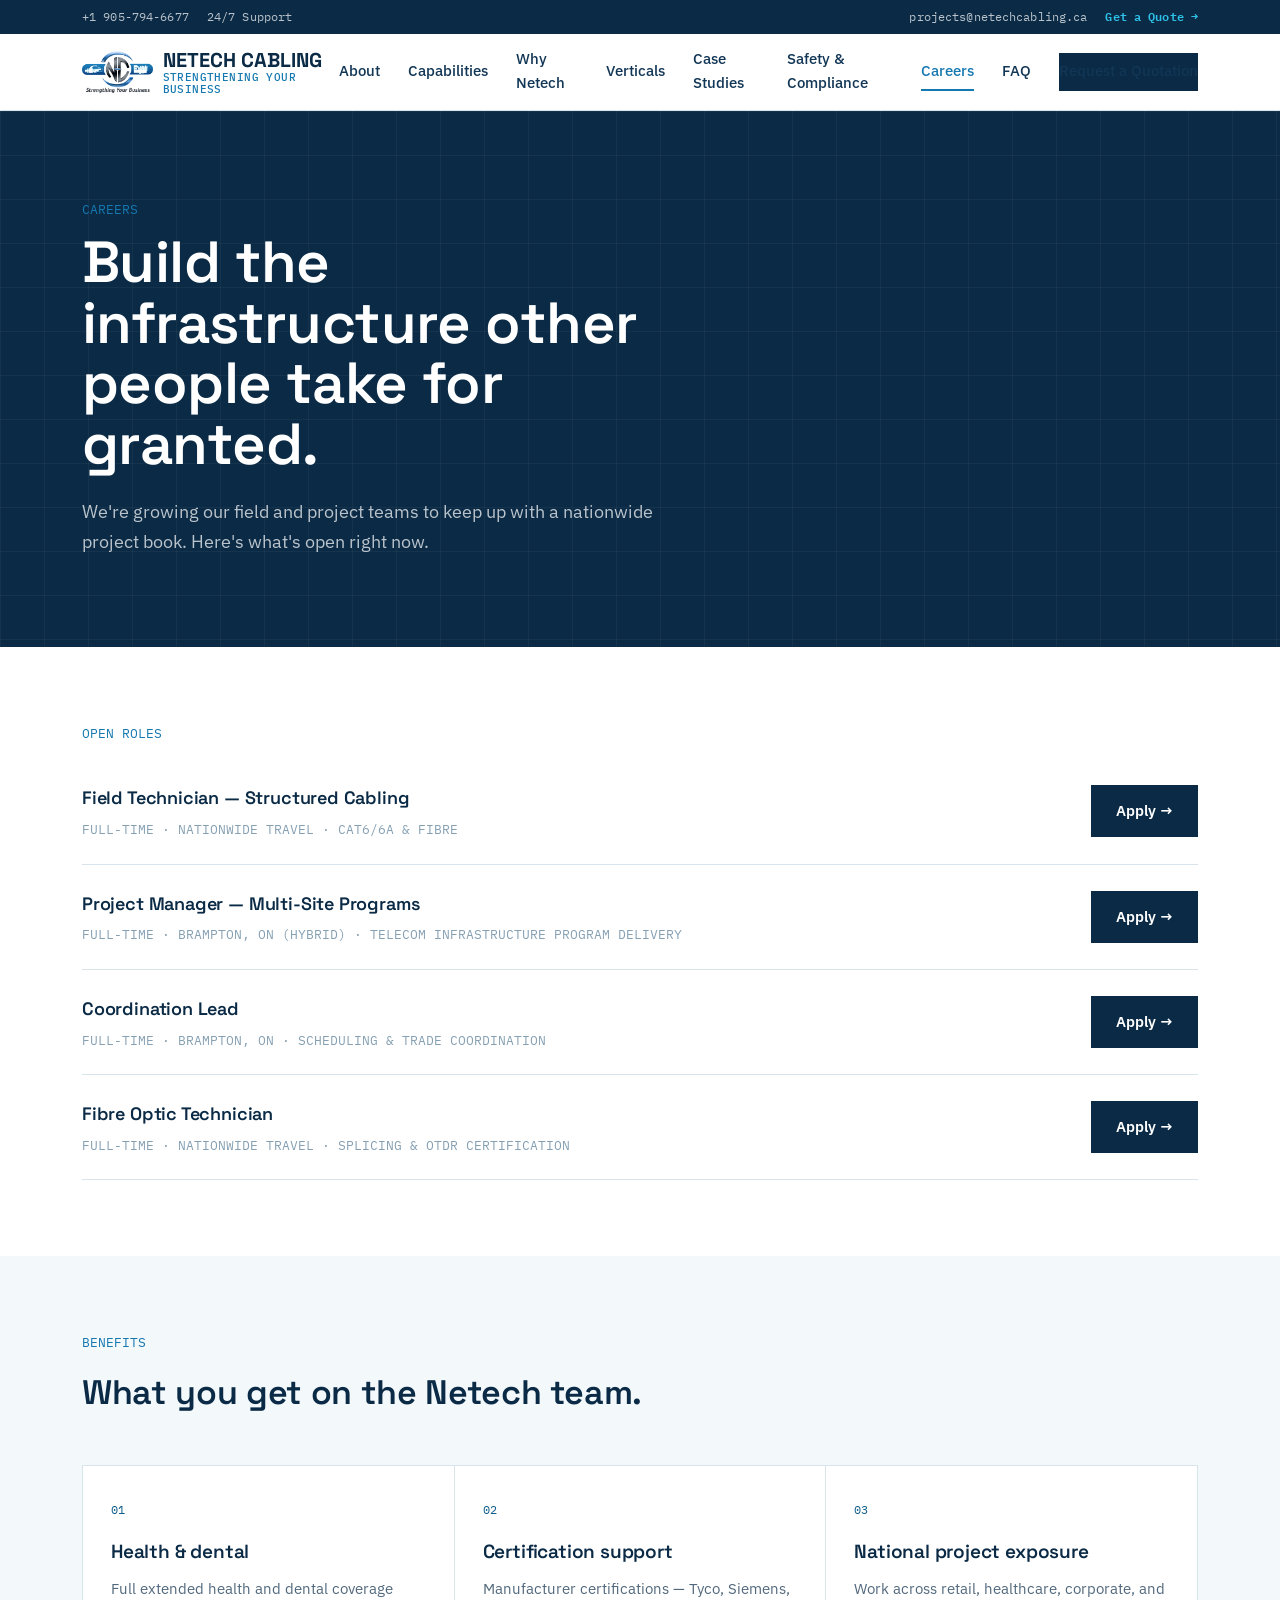
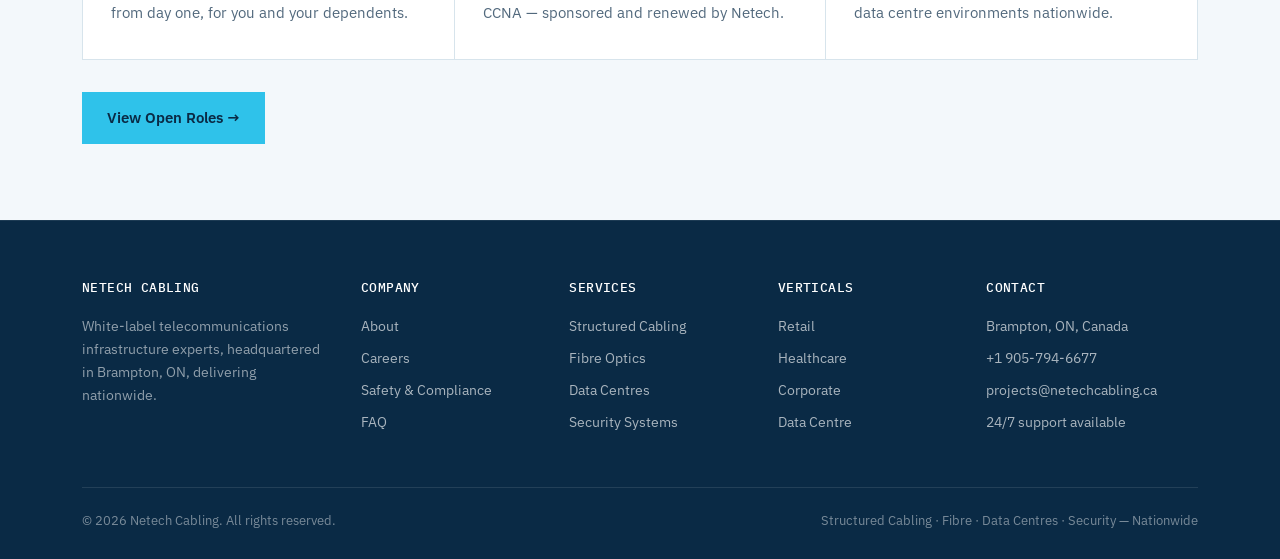
<file: careers.html>
<!DOCTYPE html>
<html lang="en">
<head>
<meta charset="UTF-8">
<meta name="viewport" content="width=device-width, initial-scale=1.0">
<title>Careers — Join Netech Cabling</title>
<meta name="description" content="Open roles at Netech Cabling: Field Technician, Project Manager, and Coordination Lead positions across Canada, with benefits and nationwide project exposure.">
<link rel="preconnect" href="https://fonts.googleapis.com">
<link href="https://fonts.googleapis.com/css2?family=Space+Grotesk:wght@500;600;700&family=IBM+Plex+Sans:wght@400;500;600&family=IBM+Plex+Mono:wght@400;500;600&display=swap" rel="stylesheet">
<link rel="stylesheet" href="styles.css">
<link rel="canonical" href="https://www.netechcabling.ca/careers.html">
<meta property="og:title" content="Careers — Join Netech Cabling">
<meta property="og:description" content="Open roles at Netech Cabling: Field Technician, Project Manager, and Coordination Lead positions across Canada, with benefits and nationwide project exposure.">
<meta property="og:url" content="https://www.netechcabling.ca/careers.html">
<meta property="og:type" content="website">
<meta property="og:site_name" content="Netech Cabling Inc.">
<meta property="og:image" content="https://www.netechcabling.ca/assets/netech-logo.png">
<meta name="twitter:card" content="summary">
<meta name="twitter:title" content="Careers — Join Netech Cabling">
<meta name="twitter:description" content="Open roles at Netech Cabling: Field Technician, Project Manager, and Coordination Lead positions across Canada, with benefits and nationwide project exposure.">
<meta name="twitter:image" content="https://www.netechcabling.ca/assets/netech-logo.png">
<link rel="icon" type="image/png" sizes="32x32" href="favicon-32x32.png">
<link rel="icon" type="image/png" sizes="16x16" href="favicon-16x16.png">
<link rel="apple-touch-icon" sizes="180x180" href="apple-touch-icon.png">
<link rel="manifest" href="site.webmanifest">
<script type="application/ld+json">
{
  "@context": "https://schema.org",
  "@type": "LocalBusiness",
  "@id": "https://www.netechcabling.ca/#organization",
  "name": "Netech Cabling Inc.",
  "url": "https://www.netechcabling.ca/",
  "logo": "https://www.netechcabling.ca/assets/netech-logo.png",
  "image": "https://www.netechcabling.ca/assets/netech-logo.png",
  "telephone": "+1-905-794-6677",
  "email": "projects@netechcabling.ca",
  "address": {
    "@type": "PostalAddress",
    "streetAddress": "Unit 14, 3 Brewster Road",
    "addressLocality": "Brampton",
    "addressRegion": "ON",
    "postalCode": "L6T 5G9",
    "addressCountry": "CA"
  },
  "areaServed": { "@type": "Country", "name": "Canada" },
  "openingHoursSpecification": {
    "@type": "OpeningHoursSpecification",
    "dayOfWeek": ["Monday","Tuesday","Wednesday","Thursday","Friday"],
    "opens": "07:00",
    "closes": "18:00"
  }
}
</script>
<script type="application/ld+json">
{
  "@context": "https://schema.org",
  "@type": "BreadcrumbList",
  "itemListElement": [
    {"@type":"ListItem","position":1,"name":"Home","item":"https://www.netechcabling.ca/"},
    {"@type":"ListItem","position":2,"name":"Careers","item":"https://www.netechcabling.ca/careers.html"}
  ]
}
</script>
</head>
<body>
<a href="#main" class="skip-link">Skip to main content</a>

<div class="top-bar">
  <div class="wrap">
    <span class="tb-left"><a href="tel:+19057946677">+1 905-794-6677</a><span>24/7 Support</span></span>
    <span class="tb-right"><a href="mailto:projects@netechcabling.ca">projects@netechcabling.ca</a><a href="contact.html" class="tb-quote">Get a Quote →</a></span>
  </div>
</div>

<header class="site-header">
  <div class="wrap nav-row">
    <a href="index.html" class="logo">
      <img src="assets/netech-logo.png" alt="Netech Cabling logo" class="logo-mark">
      <span class="logo-block">NETECH CABLING<span class="sub">STRENGTHENING YOUR BUSINESS</span></span>
    </a>
    <nav class="main-nav" id="main-nav">
      <a href="about.html">About</a>
      <a href="capabilities.html">Capabilities</a>
      <a href="why-netech.html">Why Netech</a>
      <a href="verticals.html">Verticals</a>
      <a href="case-studies.html">Case Studies</a>
      <a href="safety-compliance.html">Safety &amp; Compliance</a>
      <a href="careers.html" class="active">Careers</a>
      <a href="faq.html">FAQ</a>
      <a href="contact.html" class="nav-cta">Request a Quotation</a>
    </nav>
    <button class="nav-toggle" aria-label="Toggle menu" aria-expanded="false" aria-controls="main-nav"></button>
  </div>
</header>

<section class="hero" id="main">
  <div class="grid-overlay"></div>
  <div class="wrap hero-inner">
    <span class="eyebrow">CAREERS</span>
    <h1>Build the infrastructure other people take for granted.</h1>
    <p class="lede">We're growing our field and project teams to keep up with a nationwide project book. Here's what's open right now.</p>
  </div>
</section>

<section>
  <div class="wrap">
    <span class="eyebrow">OPEN ROLES</span>
    <div style="margin-top:16px;">
      <div class="job-row">
        <div>
          <h3>Field Technician — Structured Cabling</h3>
          <div class="job-meta">FULL-TIME · NATIONWIDE TRAVEL · CAT6/6A &amp; FIBRE</div>
        </div>
        <a href="contact.html" class="btn btn-dark">Apply →</a>
      </div>
      <div class="job-row">
        <div>
          <h3>Project Manager — Multi-Site Programs</h3>
          <div class="job-meta">FULL-TIME · BRAMPTON, ON (HYBRID) · TELECOM INFRASTRUCTURE PROGRAM DELIVERY</div>
        </div>
        <a href="contact.html" class="btn btn-dark">Apply →</a>
      </div>
      <div class="job-row">
        <div>
          <h3>Coordination Lead</h3>
          <div class="job-meta">FULL-TIME · BRAMPTON, ON · SCHEDULING &amp; TRADE COORDINATION</div>
        </div>
        <a href="contact.html" class="btn btn-dark">Apply →</a>
      </div>
      <div class="job-row">
        <div>
          <h3>Fibre Optic Technician</h3>
          <div class="job-meta">FULL-TIME · NATIONWIDE TRAVEL · SPLICING &amp; OTDR CERTIFICATION</div>
        </div>
        <a href="contact.html" class="btn btn-dark">Apply →</a>
      </div>
    </div>
  </div>
</section>

<section class="bg-off">
  <div class="wrap">
    <div class="sec-head">
      <span class="eyebrow">BENEFITS</span>
      <h2>What you get on the Netech team.</h2>
    </div>
    <div class="value-grid">
      <div class="value-cell">
        <span class="idx">01</span>
        <h3>Health &amp; dental</h3>
        <p>Full extended health and dental coverage from day one, for you and your dependents.</p>
      </div>
      <div class="value-cell">
        <span class="idx">02</span>
        <h3>Certification support</h3>
        <p>Manufacturer certifications — Tyco, Siemens, CCNA — sponsored and renewed by Netech.</p>
      </div>
      <div class="value-cell">
        <span class="idx">03</span>
        <h3>National project exposure</h3>
        <p>Work across retail, healthcare, corporate, and data centre environments nationwide.</p>
      </div>
    </div>
    <div style="margin-top:32px;">
      <a href="contact.html" class="btn btn-primary">View Open Roles →</a>
    </div>
  </div>
</section>

<footer>
  <div class="wrap">
    <div class="foot-grid">
      <div>
        <h4>NETECH CABLING</h4>
        <p style="color:rgba(255,255,255,0.55);font-size:14px;max-width:32ch;">White-label telecommunications infrastructure experts, headquartered in Brampton, ON, delivering nationwide.</p>
      </div>
      <div>
        <h4>COMPANY</h4>
        <ul><li><a href="about.html">About</a></li><li><a href="careers.html">Careers</a></li><li><a href="safety-compliance.html">Safety &amp; Compliance</a></li><li><a href="faq.html">FAQ</a></li></ul>
      </div>
      <div>
        <h4>SERVICES</h4>
        <ul><li><a href="capabilities.html">Structured Cabling</a></li><li><a href="capabilities.html">Fibre Optics</a></li><li><a href="capabilities.html">Data Centres</a></li><li><a href="capabilities.html">Security Systems</a></li></ul>
      </div>
      <div>
        <h4>VERTICALS</h4>
        <ul><li><a href="verticals.html#retail">Retail</a></li><li><a href="verticals.html#healthcare">Healthcare</a></li><li><a href="verticals.html#corporate">Corporate</a></li><li><a href="verticals.html#data-centre">Data Centre</a></li></ul>
      </div>
      <div>
        <h4>CONTACT</h4>
        <ul>
          <li>Brampton, ON, Canada</li>
          <li><a href="tel:+19057946677">+1 905-794-6677</a></li>
          <li><a href="mailto:projects@netechcabling.ca">projects@netechcabling.ca</a></li>
          <li>24/7 support available</li>
        </ul>
      </div>
    </div>
    <div class="foot-bottom">
      <span>© 2026 Netech Cabling. All rights reserved.</span>
      <span>Structured Cabling · Fibre · Data Centres · Security — Nationwide</span>
    </div>
  </div>
</footer>

<div class="mobile-bar">
  <a href="contact.html">Request a Quotation</a>
  <a href="tel:+19057946677">Call Now</a>
</div>

<script src="script.js"></script>
</body>
</html>
</file>
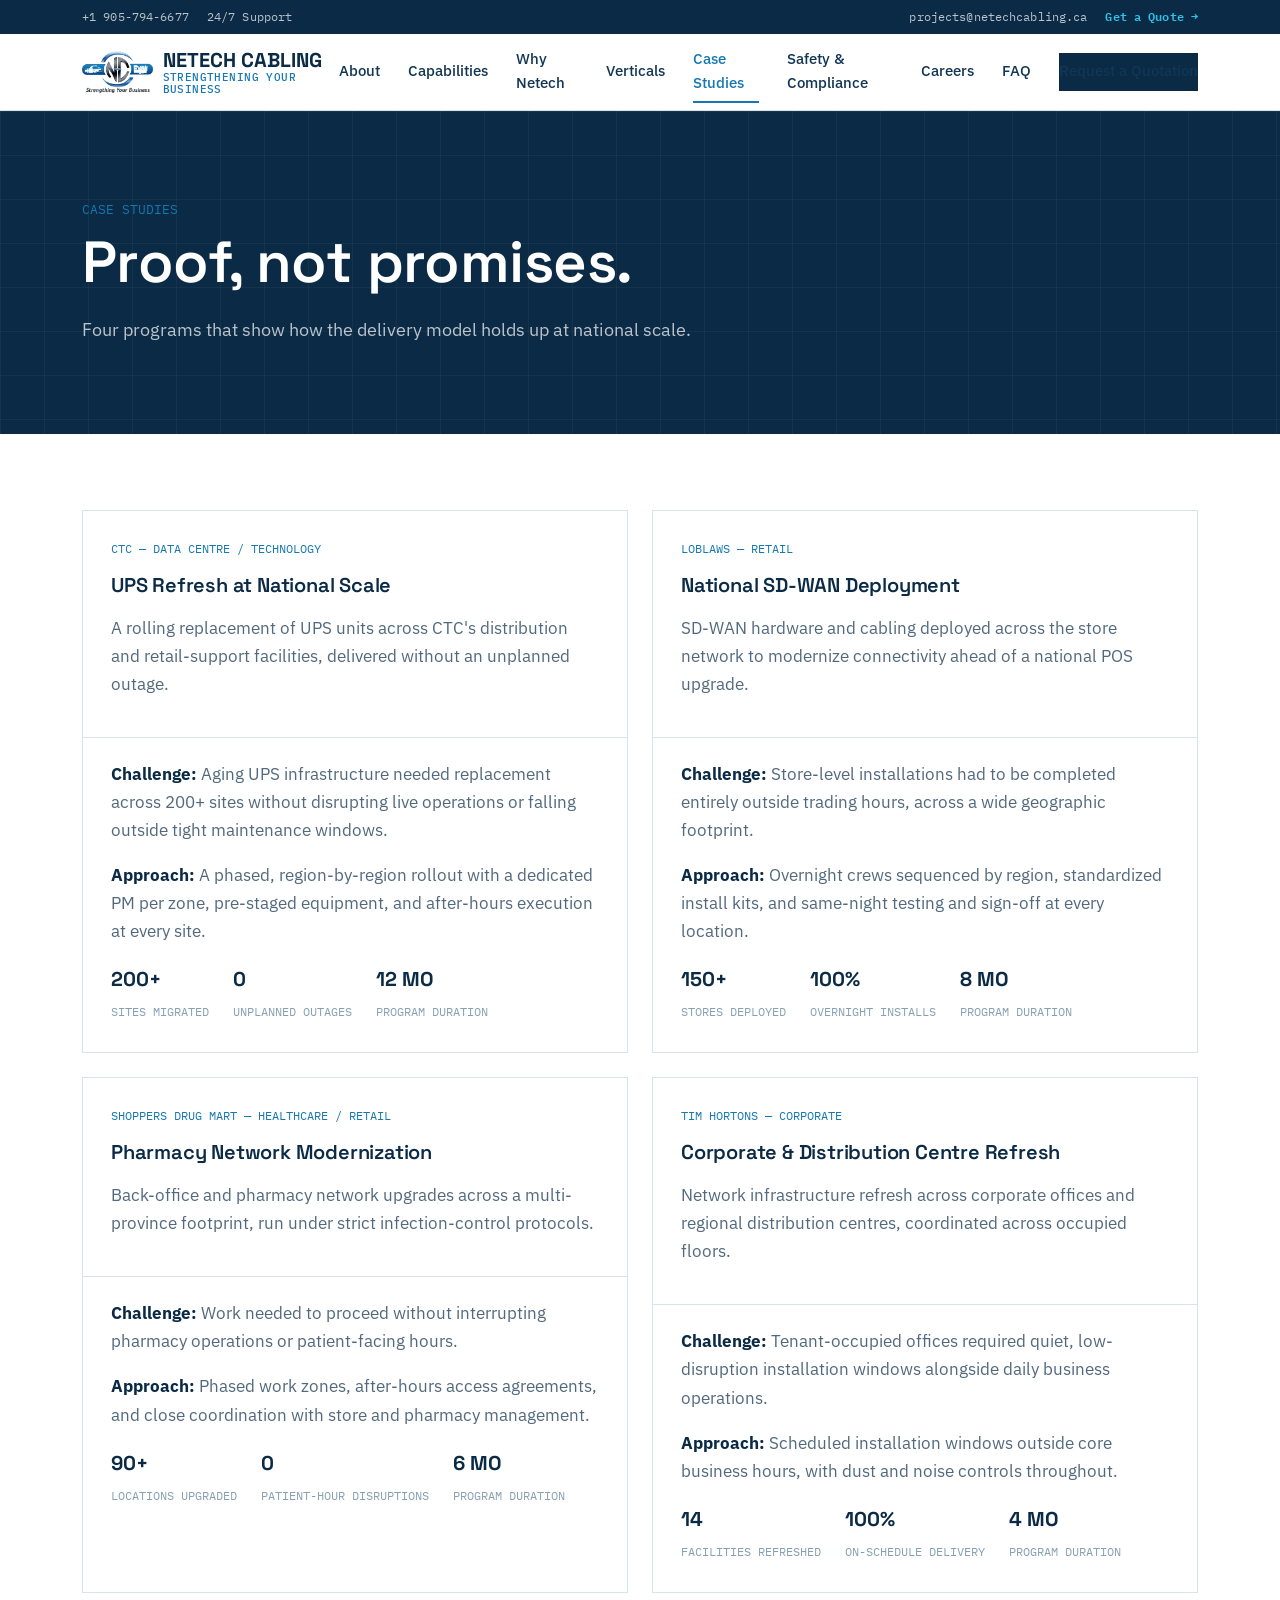
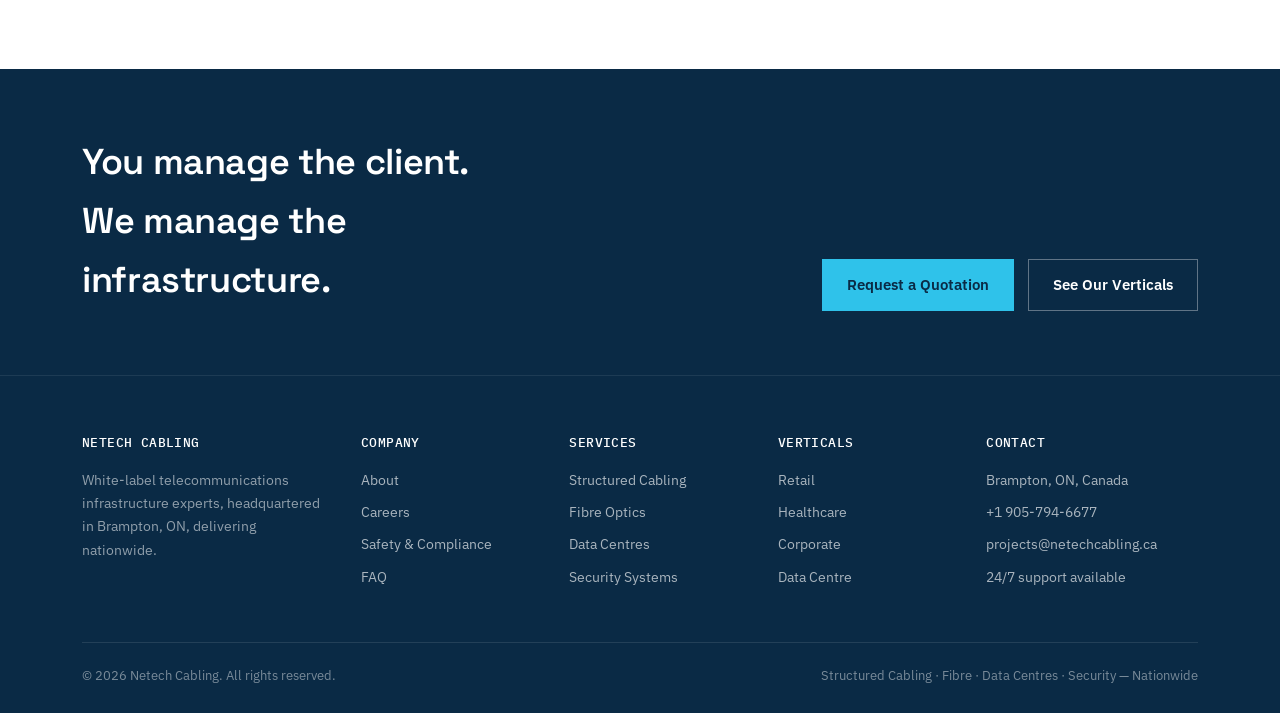
<file: case-studies.html>
<!DOCTYPE html>
<html lang="en">
<head>
<meta charset="UTF-8">
<meta name="viewport" content="width=device-width, initial-scale=1.0">
<title>Case Studies — Netech Cabling Project Results</title>
<meta name="description" content="Featured Netech Cabling projects: CTC's national UPS refresh, Loblaws SD-WAN deployment, Shoppers Drug Mart network upgrades, and Tim Hortons facility rollouts.">
<link rel="preconnect" href="https://fonts.googleapis.com">
<link href="https://fonts.googleapis.com/css2?family=Space+Grotesk:wght@500;600;700&family=IBM+Plex+Sans:wght@400;500;600&family=IBM+Plex+Mono:wght@400;500;600&display=swap" rel="stylesheet">
<link rel="stylesheet" href="styles.css">
<link rel="canonical" href="https://www.netechcabling.ca/case-studies.html">
<meta property="og:title" content="Case Studies — Netech Cabling Project Results">
<meta property="og:description" content="Featured Netech Cabling projects: CTC's national UPS refresh, Loblaws SD-WAN deployment, Shoppers Drug Mart network upgrades, and Tim Hortons facility rollouts.">
<meta property="og:url" content="https://www.netechcabling.ca/case-studies.html">
<meta property="og:type" content="website">
<meta property="og:site_name" content="Netech Cabling Inc.">
<meta property="og:image" content="https://www.netechcabling.ca/assets/netech-logo.png">
<meta name="twitter:card" content="summary">
<meta name="twitter:title" content="Case Studies — Netech Cabling Project Results">
<meta name="twitter:description" content="Featured Netech Cabling projects: CTC's national UPS refresh, Loblaws SD-WAN deployment, Shoppers Drug Mart network upgrades, and Tim Hortons facility rollouts.">
<meta name="twitter:image" content="https://www.netechcabling.ca/assets/netech-logo.png">
<link rel="icon" type="image/png" sizes="32x32" href="favicon-32x32.png">
<link rel="icon" type="image/png" sizes="16x16" href="favicon-16x16.png">
<link rel="apple-touch-icon" sizes="180x180" href="apple-touch-icon.png">
<link rel="manifest" href="site.webmanifest">
<script type="application/ld+json">
{
  "@context": "https://schema.org",
  "@type": "LocalBusiness",
  "@id": "https://www.netechcabling.ca/#organization",
  "name": "Netech Cabling Inc.",
  "url": "https://www.netechcabling.ca/",
  "logo": "https://www.netechcabling.ca/assets/netech-logo.png",
  "image": "https://www.netechcabling.ca/assets/netech-logo.png",
  "telephone": "+1-905-794-6677",
  "email": "projects@netechcabling.ca",
  "address": {
    "@type": "PostalAddress",
    "streetAddress": "Unit 14, 3 Brewster Road",
    "addressLocality": "Brampton",
    "addressRegion": "ON",
    "postalCode": "L6T 5G9",
    "addressCountry": "CA"
  },
  "areaServed": { "@type": "Country", "name": "Canada" },
  "openingHoursSpecification": {
    "@type": "OpeningHoursSpecification",
    "dayOfWeek": ["Monday","Tuesday","Wednesday","Thursday","Friday"],
    "opens": "07:00",
    "closes": "18:00"
  }
}
</script>
<script type="application/ld+json">
{
  "@context": "https://schema.org",
  "@type": "BreadcrumbList",
  "itemListElement": [
    {"@type":"ListItem","position":1,"name":"Home","item":"https://www.netechcabling.ca/"},
    {"@type":"ListItem","position":2,"name":"Case Studies","item":"https://www.netechcabling.ca/case-studies.html"}
  ]
}
</script>
</head>
<body>
<a href="#main" class="skip-link">Skip to main content</a>

<div class="top-bar">
  <div class="wrap">
    <span class="tb-left"><a href="tel:+19057946677">+1 905-794-6677</a><span>24/7 Support</span></span>
    <span class="tb-right"><a href="mailto:projects@netechcabling.ca">projects@netechcabling.ca</a><a href="contact.html" class="tb-quote">Get a Quote →</a></span>
  </div>
</div>

<header class="site-header">
  <div class="wrap nav-row">
    <a href="index.html" class="logo">
      <img src="assets/netech-logo.png" alt="Netech Cabling logo" class="logo-mark">
      <span class="logo-block">NETECH CABLING<span class="sub">STRENGTHENING YOUR BUSINESS</span></span>
    </a>
    <nav class="main-nav" id="main-nav">
      <a href="about.html">About</a>
      <a href="capabilities.html">Capabilities</a>
      <a href="why-netech.html">Why Netech</a>
      <a href="verticals.html">Verticals</a>
      <a href="case-studies.html" class="active">Case Studies</a>
      <a href="safety-compliance.html">Safety &amp; Compliance</a>
      <a href="careers.html">Careers</a>
      <a href="faq.html">FAQ</a>
      <a href="contact.html" class="nav-cta">Request a Quotation</a>
    </nav>
    <button class="nav-toggle" aria-label="Toggle menu" aria-expanded="false" aria-controls="main-nav"></button>
  </div>
</header>

<section class="hero" id="main">
  <div class="grid-overlay"></div>
  <div class="wrap hero-inner">
    <span class="eyebrow">CASE STUDIES</span>
    <h1>Proof, not promises.</h1>
    <p class="lede">Four programs that show how the delivery model holds up at national scale.</p>
  </div>
</section>

<section>
  <div class="wrap">
    <div class="case-grid">

      <div class="case-card">
        <div class="cc-top">
          <div class="cc-client">CTC — DATA CENTRE / TECHNOLOGY</div>
          <h3>UPS Refresh at National Scale</h3>
          <p>A rolling replacement of UPS units across CTC's distribution and retail-support facilities, delivered without an unplanned outage.</p>
        </div>
        <div class="cc-body">
          <p><strong style="color:var(--ink);">Challenge:</strong> Aging UPS infrastructure needed replacement across 200+ sites without disrupting live operations or falling outside tight maintenance windows.</p>
          <p><strong style="color:var(--ink);">Approach:</strong> A phased, region-by-region rollout with a dedicated PM per zone, pre-staged equipment, and after-hours execution at every site.</p>
          <div class="cc-stats">
            <div><b>200+</b><span>SITES MIGRATED</span></div>
            <div><b>0</b><span>UNPLANNED OUTAGES</span></div>
            <div><b>12 MO</b><span>PROGRAM DURATION</span></div>
          </div>
        </div>
      </div>

      <div class="case-card">
        <div class="cc-top">
          <div class="cc-client">LOBLAWS — RETAIL</div>
          <h3>National SD-WAN Deployment</h3>
          <p>SD-WAN hardware and cabling deployed across the store network to modernize connectivity ahead of a national POS upgrade.</p>
        </div>
        <div class="cc-body">
          <p><strong style="color:var(--ink);">Challenge:</strong> Store-level installations had to be completed entirely outside trading hours, across a wide geographic footprint.</p>
          <p><strong style="color:var(--ink);">Approach:</strong> Overnight crews sequenced by region, standardized install kits, and same-night testing and sign-off at every location.</p>
          <div class="cc-stats">
            <div><b>150+</b><span>STORES DEPLOYED</span></div>
            <div><b>100%</b><span>OVERNIGHT INSTALLS</span></div>
            <div><b>8 MO</b><span>PROGRAM DURATION</span></div>
          </div>
        </div>
      </div>

      <div class="case-card">
        <div class="cc-top">
          <div class="cc-client">SHOPPERS DRUG MART — HEALTHCARE / RETAIL</div>
          <h3>Pharmacy Network Modernization</h3>
          <p>Back-office and pharmacy network upgrades across a multi-province footprint, run under strict infection-control protocols.</p>
        </div>
        <div class="cc-body">
          <p><strong style="color:var(--ink);">Challenge:</strong> Work needed to proceed without interrupting pharmacy operations or patient-facing hours.</p>
          <p><strong style="color:var(--ink);">Approach:</strong> Phased work zones, after-hours access agreements, and close coordination with store and pharmacy management.</p>
          <div class="cc-stats">
            <div><b>90+</b><span>LOCATIONS UPGRADED</span></div>
            <div><b>0</b><span>PATIENT-HOUR DISRUPTIONS</span></div>
            <div><b>6 MO</b><span>PROGRAM DURATION</span></div>
          </div>
        </div>
      </div>

      <div class="case-card">
        <div class="cc-top">
          <div class="cc-client">TIM HORTONS — CORPORATE</div>
          <h3>Corporate &amp; Distribution Centre Refresh</h3>
          <p>Network infrastructure refresh across corporate offices and regional distribution centres, coordinated across occupied floors.</p>
        </div>
        <div class="cc-body">
          <p><strong style="color:var(--ink);">Challenge:</strong> Tenant-occupied offices required quiet, low-disruption installation windows alongside daily business operations.</p>
          <p><strong style="color:var(--ink);">Approach:</strong> Scheduled installation windows outside core business hours, with dust and noise controls throughout.</p>
          <div class="cc-stats">
            <div><b>14</b><span>FACILITIES REFRESHED</span></div>
            <div><b>100%</b><span>ON-SCHEDULE DELIVERY</span></div>
            <div><b>4 MO</b><span>PROGRAM DURATION</span></div>
          </div>
        </div>
      </div>

    </div>
  </div>
</section>

<section class="cta-band">
  <div class="wrap cta-band-inner">
    <h2>You manage the client. We manage the infrastructure.</h2>
    <div class="hero-ctas" style="margin-top:0;">
      <a href="contact.html" class="btn btn-primary">Request a Quotation</a>
      <a href="verticals.html" class="btn btn-outline">See Our Verticals</a>
    </div>
  </div>
</section>

<footer>
  <div class="wrap">
    <div class="foot-grid">
      <div>
        <h4>NETECH CABLING</h4>
        <p style="color:rgba(255,255,255,0.55);font-size:14px;max-width:32ch;">White-label telecommunications infrastructure experts, headquartered in Brampton, ON, delivering nationwide.</p>
      </div>
      <div>
        <h4>COMPANY</h4>
        <ul><li><a href="about.html">About</a></li><li><a href="careers.html">Careers</a></li><li><a href="safety-compliance.html">Safety &amp; Compliance</a></li><li><a href="faq.html">FAQ</a></li></ul>
      </div>
      <div>
        <h4>SERVICES</h4>
        <ul><li><a href="capabilities.html">Structured Cabling</a></li><li><a href="capabilities.html">Fibre Optics</a></li><li><a href="capabilities.html">Data Centres</a></li><li><a href="capabilities.html">Security Systems</a></li></ul>
      </div>
      <div>
        <h4>VERTICALS</h4>
        <ul><li><a href="verticals.html#retail">Retail</a></li><li><a href="verticals.html#healthcare">Healthcare</a></li><li><a href="verticals.html#corporate">Corporate</a></li><li><a href="verticals.html#data-centre">Data Centre</a></li></ul>
      </div>
      <div>
        <h4>CONTACT</h4>
        <ul>
          <li>Brampton, ON, Canada</li>
          <li><a href="tel:+19057946677">+1 905-794-6677</a></li>
          <li><a href="mailto:projects@netechcabling.ca">projects@netechcabling.ca</a></li>
          <li>24/7 support available</li>
        </ul>
      </div>
    </div>
    <div class="foot-bottom">
      <span>© 2026 Netech Cabling. All rights reserved.</span>
      <span>Structured Cabling · Fibre · Data Centres · Security — Nationwide</span>
    </div>
  </div>
</footer>

<div class="mobile-bar">
  <a href="contact.html">Request a Quotation</a>
  <a href="tel:+19057946677">Call Now</a>
</div>

<script src="script.js"></script>
</body>
</html>
</file>
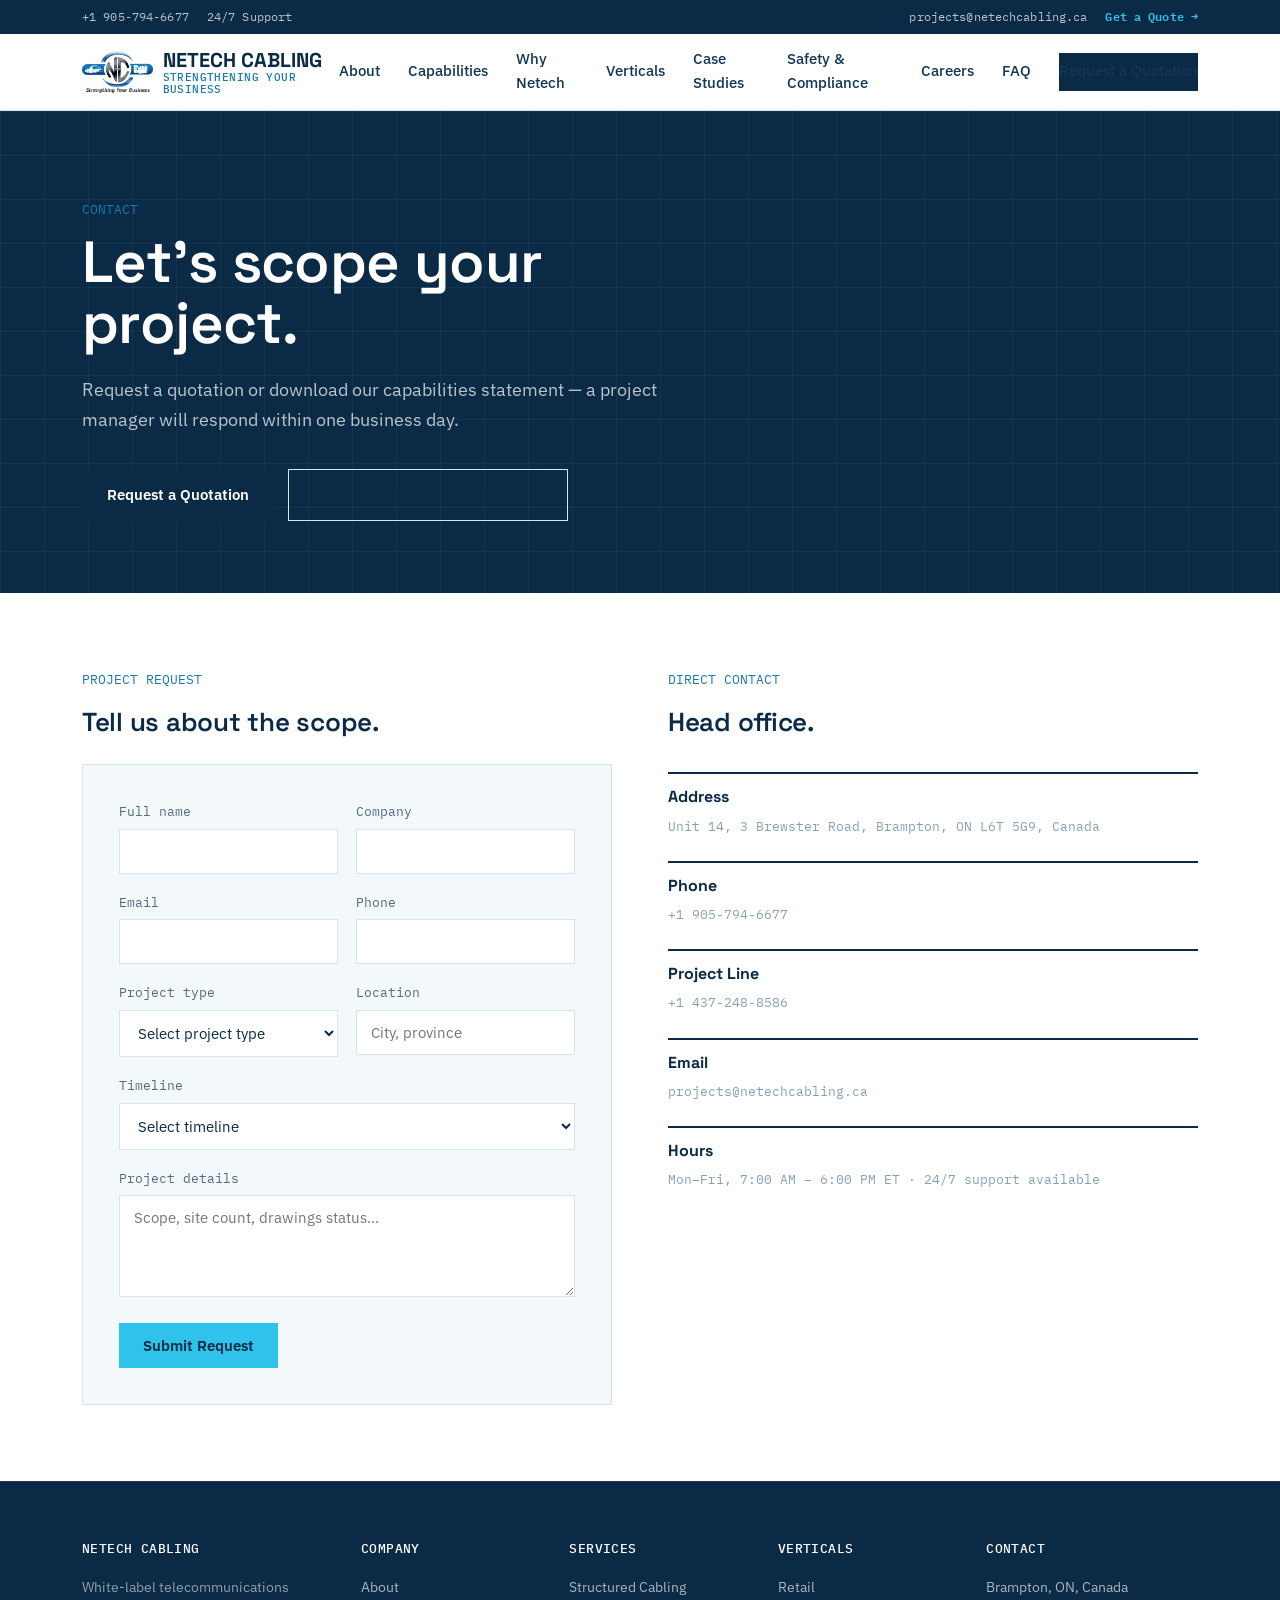
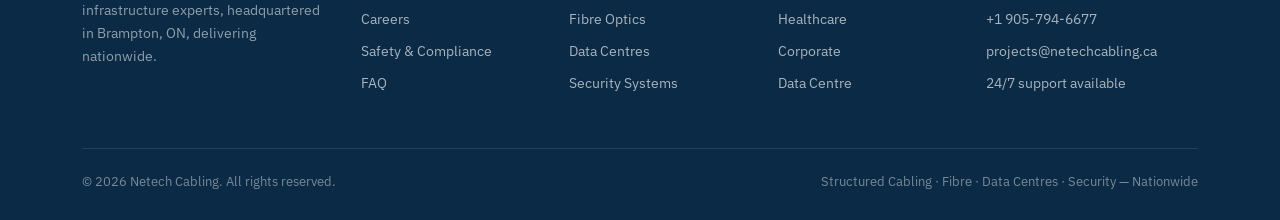
<file: contact.html>
<!DOCTYPE html>
<html lang="en">
<head>
<meta charset="UTF-8">
<meta name="viewport" content="width=device-width, initial-scale=1.0">
<title>Contact — Request a Quotation | Netech Cabling</title>
<meta name="description" content="Request a quotation or download Netech Cabling's capabilities statement. Brampton, ON head office, 24/7 support available, nationwide crews.">
<link rel="preconnect" href="https://fonts.googleapis.com">
<link href="https://fonts.googleapis.com/css2?family=Space+Grotesk:wght@500;600;700&family=IBM+Plex+Sans:wght@400;500;600&family=IBM+Plex+Mono:wght@400;500;600&display=swap" rel="stylesheet">
<link rel="stylesheet" href="styles.css">
<style>
.confirm-msg{
  display:none;border:1px solid var(--ok);background:#EAF4EF;color:#1E5A40;
  padding:16px 18px;font-size:14.5px;margin-bottom:20px;
}
.confirm-msg.show{display:block;}
</style>
<link rel="canonical" href="https://www.netechcabling.ca/contact.html">
<meta property="og:title" content="Contact — Request a Quotation | Netech Cabling">
<meta property="og:description" content="Request a quotation or download Netech Cabling's capabilities statement. Brampton, ON head office, 24/7 support available, nationwide crews.">
<meta property="og:url" content="https://www.netechcabling.ca/contact.html">
<meta property="og:type" content="website">
<meta property="og:site_name" content="Netech Cabling Inc.">
<meta property="og:image" content="https://www.netechcabling.ca/assets/netech-logo.png">
<meta name="twitter:card" content="summary">
<meta name="twitter:title" content="Contact — Request a Quotation | Netech Cabling">
<meta name="twitter:description" content="Request a quotation or download Netech Cabling's capabilities statement. Brampton, ON head office, 24/7 support available, nationwide crews.">
<meta name="twitter:image" content="https://www.netechcabling.ca/assets/netech-logo.png">
<link rel="icon" type="image/png" sizes="32x32" href="favicon-32x32.png">
<link rel="icon" type="image/png" sizes="16x16" href="favicon-16x16.png">
<link rel="apple-touch-icon" sizes="180x180" href="apple-touch-icon.png">
<link rel="manifest" href="site.webmanifest">
<script type="application/ld+json">
{
  "@context": "https://schema.org",
  "@type": "LocalBusiness",
  "@id": "https://www.netechcabling.ca/#organization",
  "name": "Netech Cabling Inc.",
  "url": "https://www.netechcabling.ca/",
  "logo": "https://www.netechcabling.ca/assets/netech-logo.png",
  "image": "https://www.netechcabling.ca/assets/netech-logo.png",
  "telephone": "+1-905-794-6677",
  "email": "projects@netechcabling.ca",
  "address": {
    "@type": "PostalAddress",
    "streetAddress": "Unit 14, 3 Brewster Road",
    "addressLocality": "Brampton",
    "addressRegion": "ON",
    "postalCode": "L6T 5G9",
    "addressCountry": "CA"
  },
  "areaServed": { "@type": "Country", "name": "Canada" },
  "openingHoursSpecification": {
    "@type": "OpeningHoursSpecification",
    "dayOfWeek": ["Monday","Tuesday","Wednesday","Thursday","Friday"],
    "opens": "07:00",
    "closes": "18:00"
  }
}
</script>
<script type="application/ld+json">
{
  "@context": "https://schema.org",
  "@type": "BreadcrumbList",
  "itemListElement": [
    {"@type":"ListItem","position":1,"name":"Home","item":"https://www.netechcabling.ca/"},
    {"@type":"ListItem","position":2,"name":"Contact","item":"https://www.netechcabling.ca/contact.html"}
  ]
}
</script>
</head>
<body>
<a href="#main" class="skip-link">Skip to main content</a>

<div class="top-bar">
  <div class="wrap">
    <span class="tb-left"><a href="tel:+19057946677">+1 905-794-6677</a><span>24/7 Support</span></span>
    <span class="tb-right"><a href="mailto:projects@netechcabling.ca">projects@netechcabling.ca</a><a href="contact.html" class="tb-quote">Get a Quote →</a></span>
  </div>
</div>

<header class="site-header">
  <div class="wrap nav-row">
    <a href="index.html" class="logo">
      <img src="assets/netech-logo.png" alt="Netech Cabling logo" class="logo-mark">
      <span class="logo-block">NETECH CABLING<span class="sub">STRENGTHENING YOUR BUSINESS</span></span>
    </a>
    <nav class="main-nav" id="main-nav">
      <a href="about.html">About</a>
      <a href="capabilities.html">Capabilities</a>
      <a href="why-netech.html">Why Netech</a>
      <a href="verticals.html">Verticals</a>
      <a href="case-studies.html">Case Studies</a>
      <a href="safety-compliance.html">Safety &amp; Compliance</a>
      <a href="careers.html">Careers</a>
      <a href="faq.html">FAQ</a>
      <a href="contact.html" class="nav-cta">Request a Quotation</a>
    </nav>
    <button class="nav-toggle" aria-label="Toggle menu" aria-expanded="false" aria-controls="main-nav"></button>
  </div>
</header>

<section class="hero" id="main">
  <div class="grid-overlay"></div>
  <div class="wrap hero-inner">
    <span class="eyebrow">CONTACT</span>
    <h1>Let's scope your project.</h1>
    <p class="lede">Request a quotation or download our capabilities statement — a project manager will respond within one business day.</p>
    <div class="hero-ctas">
      <a href="#request-form" class="btn btn-dark">Request a Quotation</a>
      <a href="#" class="btn btn-outline" style="border-color:var(--line);color:var(--ink);">Download Capabilities Statement</a>
    </div>
  </div>
</section>

<section>
  <div class="wrap two-col">
    <div id="request-form">
      <span class="eyebrow">PROJECT REQUEST</span>
      <h2 style="font-size:26px;margin-bottom:20px;">Tell us about the scope.</h2>

      <div id="confirmMsg" class="confirm-msg">Request received — a Netech project manager will reach out within one business day.</div>

      <form class="form-frame" id="contactForm">
        <div class="f-row">
          <div class="f-field"><label for="name">Full name</label><input id="name" name="name" type="text" required></div>
          <div class="f-field"><label for="company">Company</label><input id="company" name="company" type="text" required></div>
        </div>
        <div class="f-row">
          <div class="f-field"><label for="email">Email</label><input id="email" name="email" type="email" required></div>
          <div class="f-field"><label for="phone">Phone</label><input id="phone" name="phone" type="tel" required></div>
        </div>
        <div class="f-row">
          <div class="f-field">
            <label for="project-type">Project type</label>
            <select id="project-type" name="project-type" required>
              <option value="" disabled selected>Select project type</option>
              <option>Structured Cabling</option>
              <option>Fibre Optics</option>
              <option>Data Centre Build</option>
              <option>Multi-Site Rollout</option>
              <option>Security &amp; Access Control</option>
              <option>Other</option>
            </select>
          </div>
          <div class="f-field"><label for="location">Location</label><input id="location" name="location" type="text" placeholder="City, province"></div>
        </div>
        <div class="f-row">
          <div class="f-field f-full">
            <label for="timeline">Timeline</label>
            <select id="timeline" name="timeline">
              <option value="" disabled selected>Select timeline</option>
              <option>Immediate (0–2 weeks)</option>
              <option>1–3 months</option>
              <option>3–6 months</option>
              <option>Planning stage</option>
            </select>
          </div>
        </div>
        <div class="f-row">
          <div class="f-field f-full"><label for="details">Project details</label><textarea id="details" name="details" rows="4" placeholder="Scope, site count, drawings status..."></textarea></div>
        </div>
        <button type="submit" class="btn btn-primary" style="border:none;">Submit Request</button>
      </form>
    </div>

    <div>
      <span class="eyebrow">DIRECT CONTACT</span>
      <h2 style="font-size:26px;margin-bottom:20px;">Head office.</h2>
      <div class="stat-list" style="grid-template-columns:1fr;">
        <div class="st"><b style="font-size:16px;">Address</b><span>Unit 14, 3 Brewster Road, Brampton, ON L6T 5G9, Canada</span></div>
        <div class="st"><b style="font-size:16px;">Phone</b><span><a href="tel:+19057946677">+1 905-794-6677</a></span></div>
        <div class="st"><b style="font-size:16px;">Project Line</b><span><a href="tel:+14372488586">+1 437-248-8586</a></span></div>
        <div class="st"><b style="font-size:16px;">Email</b><span><a href="mailto:projects@netechcabling.ca">projects@netechcabling.ca</a></span></div>
        <div class="st"><b style="font-size:16px;">Hours</b><span>Mon–Fri, 7:00 AM – 6:00 PM ET · 24/7 support available</span></div>
      </div>
    </div>
  </div>
</section>

<footer>
  <div class="wrap">
    <div class="foot-grid">
      <div>
        <h4>NETECH CABLING</h4>
        <p style="color:rgba(255,255,255,0.55);font-size:14px;max-width:32ch;">White-label telecommunications infrastructure experts, headquartered in Brampton, ON, delivering nationwide.</p>
      </div>
      <div>
        <h4>COMPANY</h4>
        <ul><li><a href="about.html">About</a></li><li><a href="careers.html">Careers</a></li><li><a href="safety-compliance.html">Safety &amp; Compliance</a></li><li><a href="faq.html">FAQ</a></li></ul>
      </div>
      <div>
        <h4>SERVICES</h4>
        <ul><li><a href="capabilities.html">Structured Cabling</a></li><li><a href="capabilities.html">Fibre Optics</a></li><li><a href="capabilities.html">Data Centres</a></li><li><a href="capabilities.html">Security Systems</a></li></ul>
      </div>
      <div>
        <h4>VERTICALS</h4>
        <ul><li><a href="verticals.html#retail">Retail</a></li><li><a href="verticals.html#healthcare">Healthcare</a></li><li><a href="verticals.html#corporate">Corporate</a></li><li><a href="verticals.html#data-centre">Data Centre</a></li></ul>
      </div>
      <div>
        <h4>CONTACT</h4>
        <ul>
          <li>Brampton, ON, Canada</li>
          <li><a href="tel:+19057946677">+1 905-794-6677</a></li>
          <li><a href="mailto:projects@netechcabling.ca">projects@netechcabling.ca</a></li>
          <li>24/7 support available</li>
        </ul>
      </div>
    </div>
    <div class="foot-bottom">
      <span>© 2026 Netech Cabling. All rights reserved.</span>
      <span>Structured Cabling · Fibre · Data Centres · Security — Nationwide</span>
    </div>
  </div>
</footer>

<div class="mobile-bar">
  <a href="#request-form">Request a Quotation</a>
  <a href="tel:+19057946677">Call Now</a>
</div>

<script src="script.js"></script>
<script>
  var form = document.getElementById('contactForm');
  var msg = document.getElementById('confirmMsg');
  if (form) {
    form.addEventListener('submit', function (e) {
      e.preventDefault();
      msg.classList.add('show');
      form.reset();
      msg.scrollIntoView({behavior:'smooth', block:'center'});
    });
  }
</script>
</body>
</html>
</file>
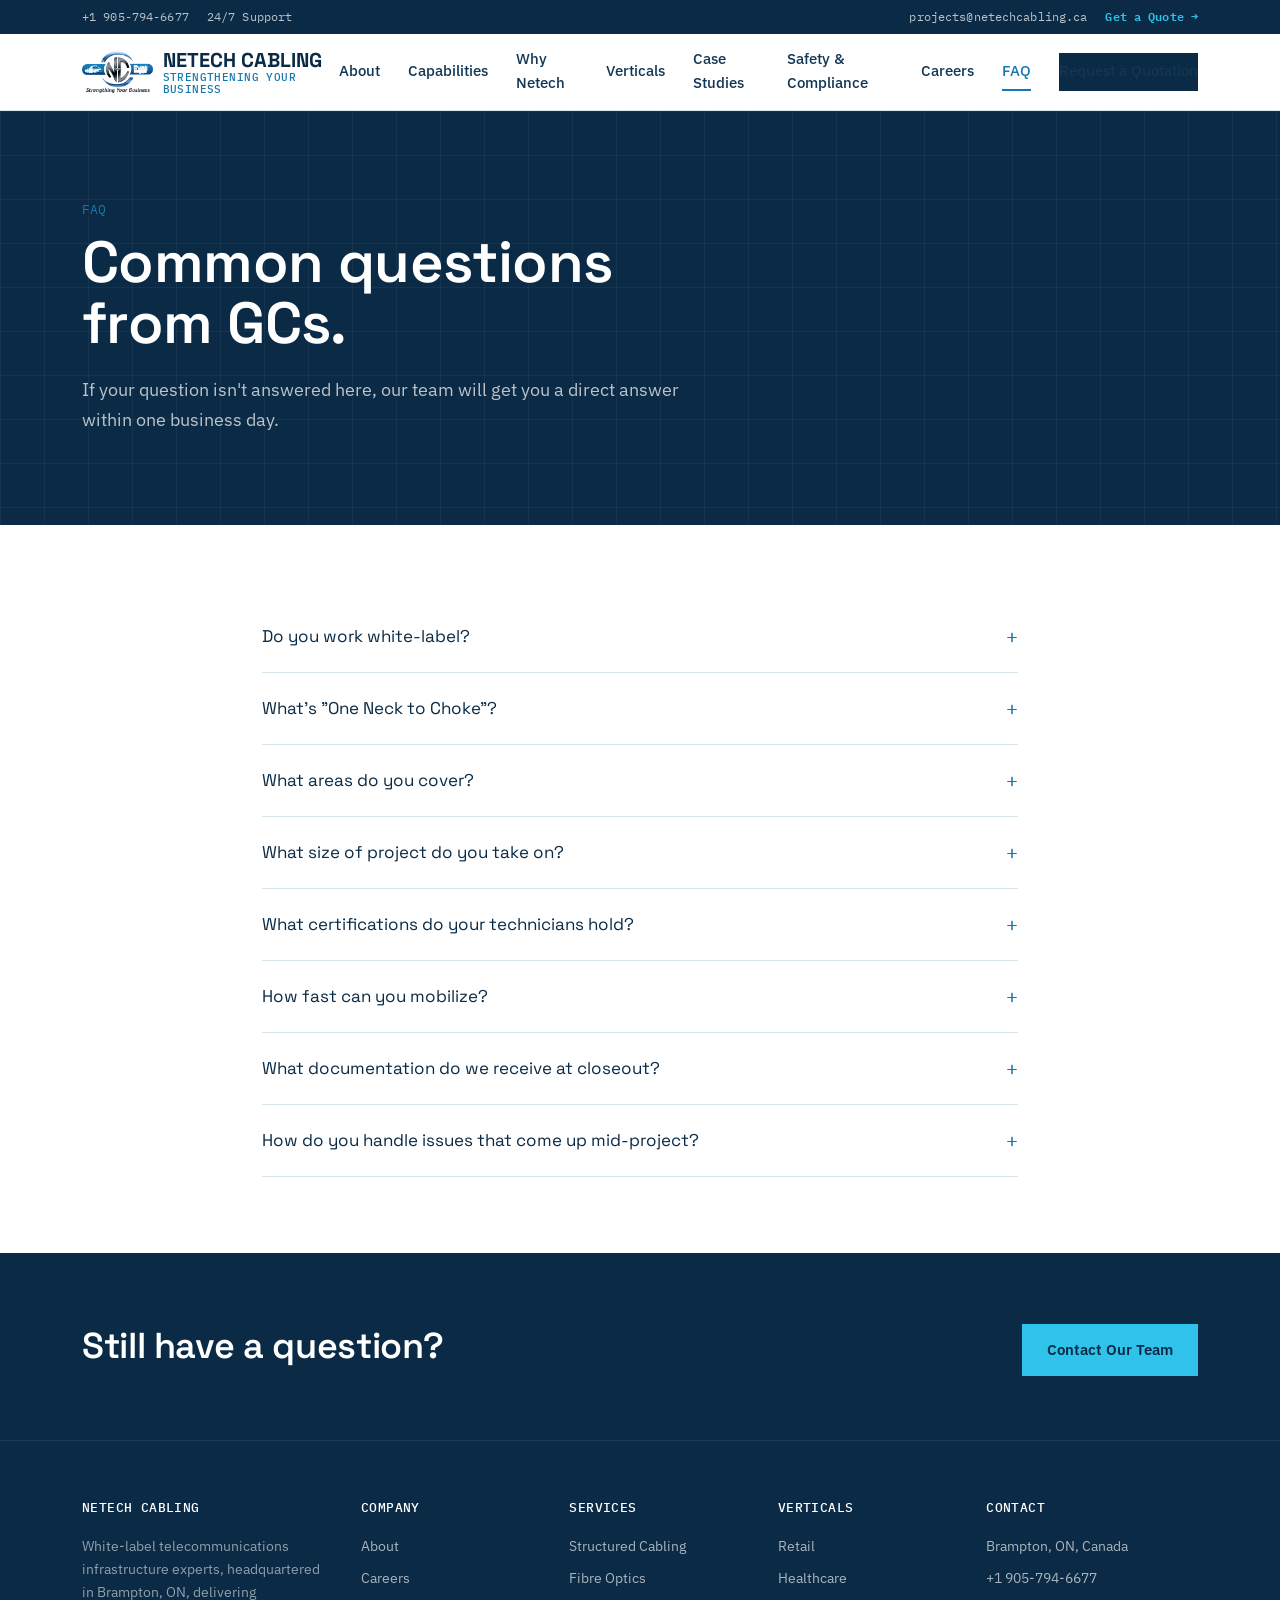
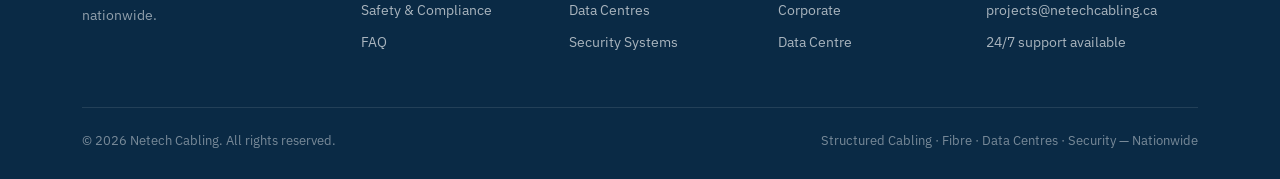
<file: faq.html>
<!DOCTYPE html>
<html lang="en">
<head>
<meta charset="UTF-8">
<meta name="viewport" content="width=device-width, initial-scale=1.0">
<title>FAQ — Netech Cabling</title>
<meta name="description" content="Answers to common questions about Netech Cabling's white-label delivery model, One Neck to Choke accountability, coverage area, and project process.">
<link rel="preconnect" href="https://fonts.googleapis.com">
<link href="https://fonts.googleapis.com/css2?family=Space+Grotesk:wght@500;600;700&family=IBM+Plex+Sans:wght@400;500;600&family=IBM+Plex+Mono:wght@400;500;600&display=swap" rel="stylesheet">
<link rel="stylesheet" href="styles.css">
<link rel="canonical" href="https://www.netechcabling.ca/faq.html">
<meta property="og:title" content="FAQ — Netech Cabling">
<meta property="og:description" content="Answers to common questions about Netech Cabling's white-label delivery model, One Neck to Choke accountability, coverage area, and project process.">
<meta property="og:url" content="https://www.netechcabling.ca/faq.html">
<meta property="og:type" content="website">
<meta property="og:site_name" content="Netech Cabling Inc.">
<meta property="og:image" content="https://www.netechcabling.ca/assets/netech-logo.png">
<meta name="twitter:card" content="summary">
<meta name="twitter:title" content="FAQ — Netech Cabling">
<meta name="twitter:description" content="Answers to common questions about Netech Cabling's white-label delivery model, One Neck to Choke accountability, coverage area, and project process.">
<meta name="twitter:image" content="https://www.netechcabling.ca/assets/netech-logo.png">
<link rel="icon" type="image/png" sizes="32x32" href="favicon-32x32.png">
<link rel="icon" type="image/png" sizes="16x16" href="favicon-16x16.png">
<link rel="apple-touch-icon" sizes="180x180" href="apple-touch-icon.png">
<link rel="manifest" href="site.webmanifest">
<script type="application/ld+json">
{
  "@context": "https://schema.org",
  "@type": "LocalBusiness",
  "@id": "https://www.netechcabling.ca/#organization",
  "name": "Netech Cabling Inc.",
  "url": "https://www.netechcabling.ca/",
  "logo": "https://www.netechcabling.ca/assets/netech-logo.png",
  "image": "https://www.netechcabling.ca/assets/netech-logo.png",
  "telephone": "+1-905-794-6677",
  "email": "projects@netechcabling.ca",
  "address": {
    "@type": "PostalAddress",
    "streetAddress": "Unit 14, 3 Brewster Road",
    "addressLocality": "Brampton",
    "addressRegion": "ON",
    "postalCode": "L6T 5G9",
    "addressCountry": "CA"
  },
  "areaServed": { "@type": "Country", "name": "Canada" },
  "openingHoursSpecification": {
    "@type": "OpeningHoursSpecification",
    "dayOfWeek": ["Monday","Tuesday","Wednesday","Thursday","Friday"],
    "opens": "07:00",
    "closes": "18:00"
  }
}
</script>
<script type="application/ld+json">
{
  "@context": "https://schema.org",
  "@type": "BreadcrumbList",
  "itemListElement": [
    {"@type":"ListItem","position":1,"name":"Home","item":"https://www.netechcabling.ca/"},
    {"@type":"ListItem","position":2,"name":"FAQ","item":"https://www.netechcabling.ca/faq.html"}
  ]
}
</script>
<script type="application/ld+json">
{
  "@context": "https://schema.org",
  "@type": "FAQPage",
  "mainEntity": [
    {"@type":"Question","name":"Do you work white-label?","acceptedAnswer":{"@type":"Answer","text":"Yes — white-label is the core of how we operate. On request, our vans, uniforms, and paperwork can run unbranded or under your company's identity, so your client only ever sees one team on site: yours."}},
    {"@type":"Question","name":"What's \"One Neck to Choke\"?","acceptedAnswer":{"@type":"Answer","text":"It's our accountability model. Every project is owned by a single project manager from kickoff to closeout — no hand-offs between departments, and no ambiguity about who's responsible when a question comes up."}},
    {"@type":"Question","name":"What areas do you cover?","acceptedAnswer":{"@type":"Answer","text":"We're headquartered in Brampton, ON, with crews dispatched nationwide. We've delivered projects across every province our GC partners build in, from single-site jobs to 200+ location rollouts."}},
    {"@type":"Question","name":"What size of project do you take on?","acceptedAnswer":{"@type":"Answer","text":"Anywhere from a single retail closet to a national multi-site program. The same five-stage delivery model — Plan, Mobilize, Install, Validate, Close — runs regardless of scale."}},
    {"@type":"Question","name":"What certifications do your technicians hold?","acceptedAnswer":{"@type":"Answer","text":"Our field teams are certified against Tyco and Siemens systems, hold CCNA credentials, and work under full JHA compliance and current WSIB coverage on every project."}},
    {"@type":"Question","name":"How fast can you mobilize?","acceptedAnswer":{"@type":"Answer","text":"For standard scopes, we can typically mobilize within one to two weeks of a confirmed site survey. Urgent or emergency requests are handled through our 24/7 support line."}},
    {"@type":"Question","name":"What documentation do we receive at closeout?","acceptedAnswer":{"@type":"Answer","text":"Every project closes with a full package: as-built drawings, certification test results for every run, and warranty documentation — compiled by our dedicated Deliverables Department."}},
    {"@type":"Question","name":"How do you handle issues that come up mid-project?","acceptedAnswer":{"@type":"Answer","text":"Every project runs against a defined escalation path. Issues are routed to the right level of ownership within hours, so a site problem gets resolved before it becomes your problem."}}
  ]
}
</script>
</head>
<body>
<a href="#main" class="skip-link">Skip to main content</a>

<div class="top-bar">
  <div class="wrap">
    <span class="tb-left"><a href="tel:+19057946677">+1 905-794-6677</a><span>24/7 Support</span></span>
    <span class="tb-right"><a href="mailto:projects@netechcabling.ca">projects@netechcabling.ca</a><a href="contact.html" class="tb-quote">Get a Quote →</a></span>
  </div>
</div>

<header class="site-header">
  <div class="wrap nav-row">
    <a href="index.html" class="logo">
      <img src="assets/netech-logo.png" alt="Netech Cabling logo" class="logo-mark">
      <span class="logo-block">NETECH CABLING<span class="sub">STRENGTHENING YOUR BUSINESS</span></span>
    </a>
    <nav class="main-nav" id="main-nav">
      <a href="about.html">About</a>
      <a href="capabilities.html">Capabilities</a>
      <a href="why-netech.html">Why Netech</a>
      <a href="verticals.html">Verticals</a>
      <a href="case-studies.html">Case Studies</a>
      <a href="safety-compliance.html">Safety &amp; Compliance</a>
      <a href="careers.html">Careers</a>
      <a href="faq.html" class="active">FAQ</a>
      <a href="contact.html" class="nav-cta">Request a Quotation</a>
    </nav>
    <button class="nav-toggle" aria-label="Toggle menu" aria-expanded="false" aria-controls="main-nav"></button>
  </div>
</header>

<section class="hero" id="main">
  <div class="grid-overlay"></div>
  <div class="wrap hero-inner">
    <span class="eyebrow">FAQ</span>
    <h1>Common questions from GCs.</h1>
    <p class="lede">If your question isn't answered here, our team will get you a direct answer within one business day.</p>
  </div>
</section>

<section>
  <div class="wrap" style="max-width:820px;">
    <div class="faq-item">
      <button class="faq-q"><span>Do you work white-label?</span><span class="plus">+</span></button>
      <div class="faq-a"><p>Yes — white-label is the core of how we operate. On request, our vans, uniforms, and paperwork can run unbranded or under your company's identity, so your client only ever sees one team on site: yours.</p></div>
    </div>
    <div class="faq-item">
      <button class="faq-q"><span>What's "One Neck to Choke"?</span><span class="plus">+</span></button>
      <div class="faq-a"><p>It's our accountability model. Every project is owned by a single project manager from kickoff to closeout — no hand-offs between departments, and no ambiguity about who's responsible when a question comes up.</p></div>
    </div>
    <div class="faq-item">
      <button class="faq-q"><span>What areas do you cover?</span><span class="plus">+</span></button>
      <div class="faq-a"><p>We're headquartered in Brampton, ON, with crews dispatched nationwide. We've delivered projects across every province our GC partners build in, from single-site jobs to 200+ location rollouts.</p></div>
    </div>
    <div class="faq-item">
      <button class="faq-q"><span>What size of project do you take on?</span><span class="plus">+</span></button>
      <div class="faq-a"><p>Anywhere from a single retail closet to a national multi-site program. The same five-stage delivery model — Plan, Mobilize, Install, Validate, Close — runs regardless of scale.</p></div>
    </div>
    <div class="faq-item">
      <button class="faq-q"><span>What certifications do your technicians hold?</span><span class="plus">+</span></button>
      <div class="faq-a"><p>Our field teams are certified against Tyco and Siemens systems, hold CCNA credentials, and work under full JHA compliance and current WSIB coverage on every project.</p></div>
    </div>
    <div class="faq-item">
      <button class="faq-q"><span>How fast can you mobilize?</span><span class="plus">+</span></button>
      <div class="faq-a"><p>For standard scopes, we can typically mobilize within one to two weeks of a confirmed site survey. Urgent or emergency requests are handled through our 24/7 support line.</p></div>
    </div>
    <div class="faq-item">
      <button class="faq-q"><span>What documentation do we receive at closeout?</span><span class="plus">+</span></button>
      <div class="faq-a"><p>Every project closes with a full package: as-built drawings, certification test results for every run, and warranty documentation — compiled by our dedicated Deliverables Department.</p></div>
    </div>
    <div class="faq-item">
      <button class="faq-q"><span>How do you handle issues that come up mid-project?</span><span class="plus">+</span></button>
      <div class="faq-a"><p>Every project runs against a defined escalation path. Issues are routed to the right level of ownership within hours, so a site problem gets resolved before it becomes your problem.</p></div>
    </div>
  </div>
</section>

<section class="cta-band">
  <div class="wrap cta-band-inner">
    <h2>Still have a question?</h2>
    <div class="hero-ctas" style="margin-top:0;">
      <a href="contact.html" class="btn btn-primary">Contact Our Team</a>
    </div>
  </div>
</section>

<footer>
  <div class="wrap">
    <div class="foot-grid">
      <div>
        <h4>NETECH CABLING</h4>
        <p style="color:rgba(255,255,255,0.55);font-size:14px;max-width:32ch;">White-label telecommunications infrastructure experts, headquartered in Brampton, ON, delivering nationwide.</p>
      </div>
      <div>
        <h4>COMPANY</h4>
        <ul><li><a href="about.html">About</a></li><li><a href="careers.html">Careers</a></li><li><a href="safety-compliance.html">Safety &amp; Compliance</a></li><li><a href="faq.html">FAQ</a></li></ul>
      </div>
      <div>
        <h4>SERVICES</h4>
        <ul><li><a href="capabilities.html">Structured Cabling</a></li><li><a href="capabilities.html">Fibre Optics</a></li><li><a href="capabilities.html">Data Centres</a></li><li><a href="capabilities.html">Security Systems</a></li></ul>
      </div>
      <div>
        <h4>VERTICALS</h4>
        <ul><li><a href="verticals.html#retail">Retail</a></li><li><a href="verticals.html#healthcare">Healthcare</a></li><li><a href="verticals.html#corporate">Corporate</a></li><li><a href="verticals.html#data-centre">Data Centre</a></li></ul>
      </div>
      <div>
        <h4>CONTACT</h4>
        <ul>
          <li>Brampton, ON, Canada</li>
          <li><a href="tel:+19057946677">+1 905-794-6677</a></li>
          <li><a href="mailto:projects@netechcabling.ca">projects@netechcabling.ca</a></li>
          <li>24/7 support available</li>
        </ul>
      </div>
    </div>
    <div class="foot-bottom">
      <span>© 2026 Netech Cabling. All rights reserved.</span>
      <span>Structured Cabling · Fibre · Data Centres · Security — Nationwide</span>
    </div>
  </div>
</footer>

<div class="mobile-bar">
  <a href="contact.html">Request a Quotation</a>
  <a href="tel:+19057946677">Call Now</a>
</div>

<script src="script.js"></script>
</body>
</html>
</file>
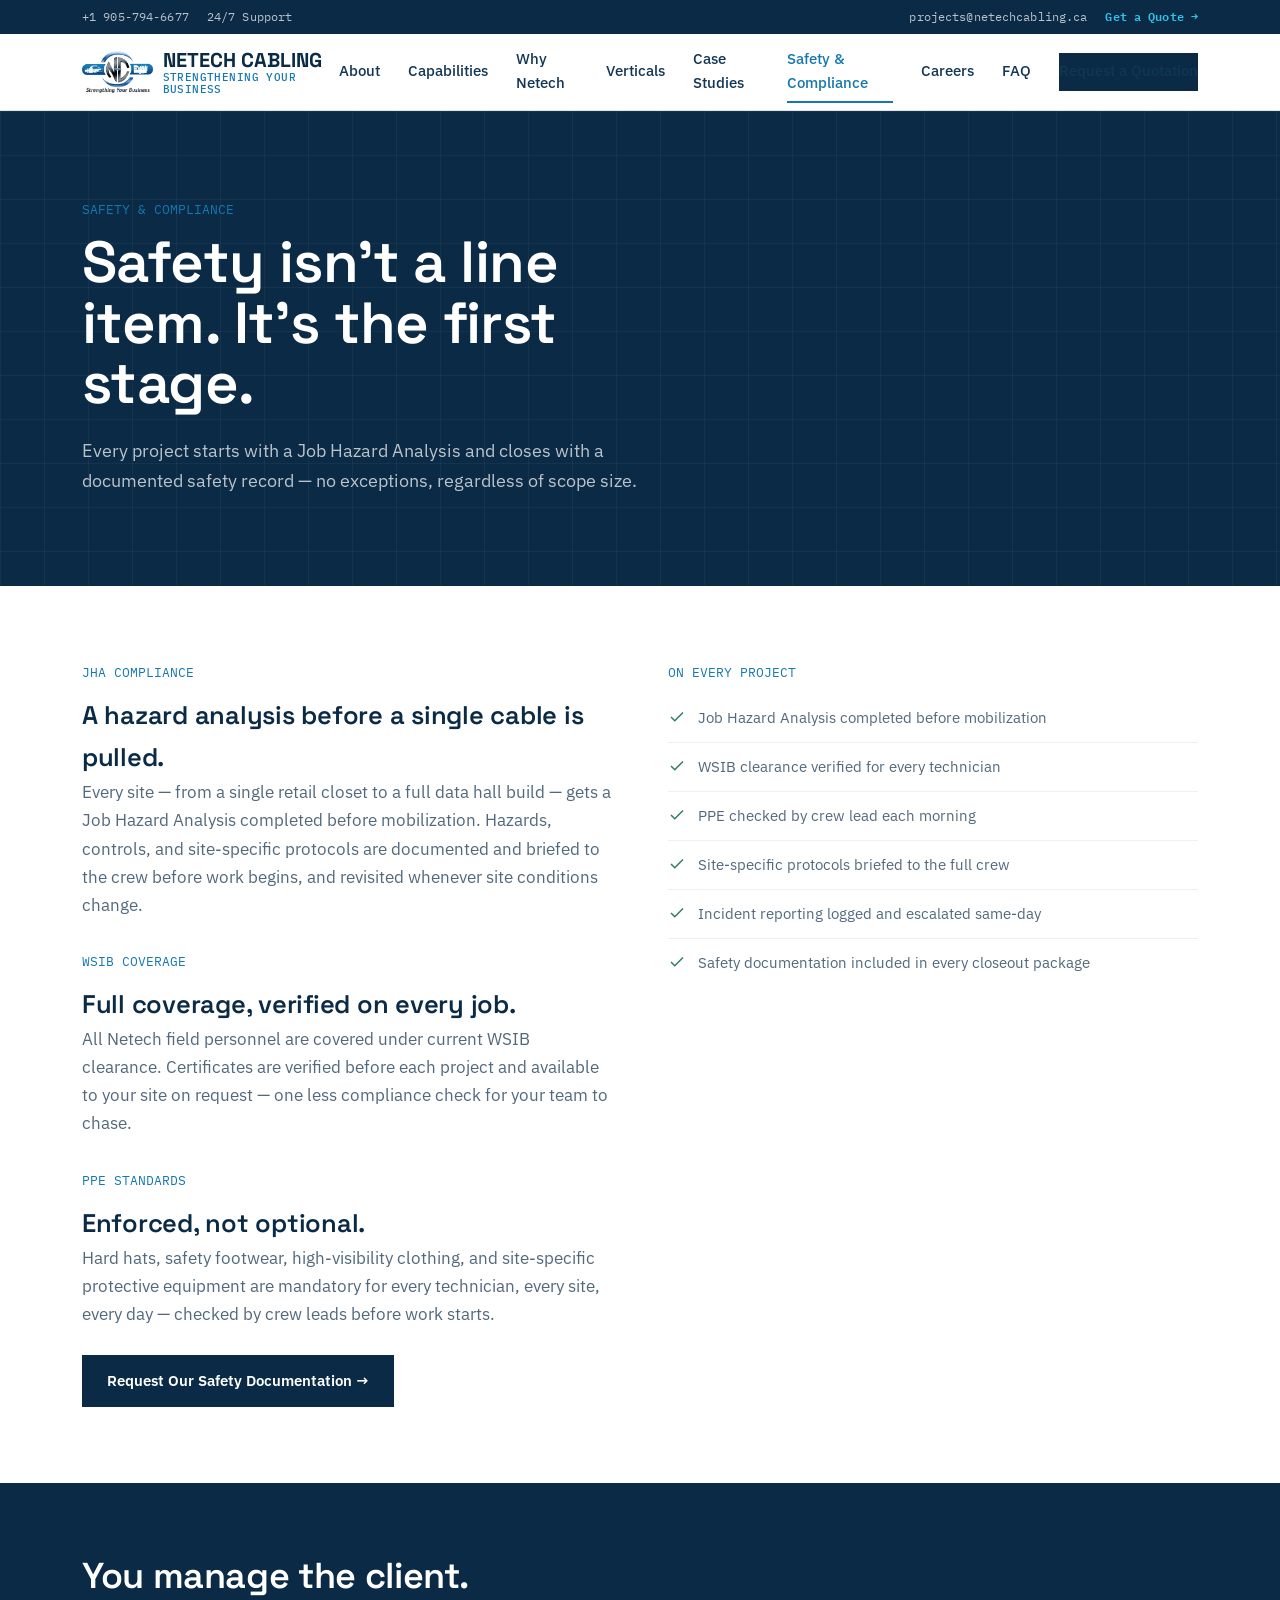
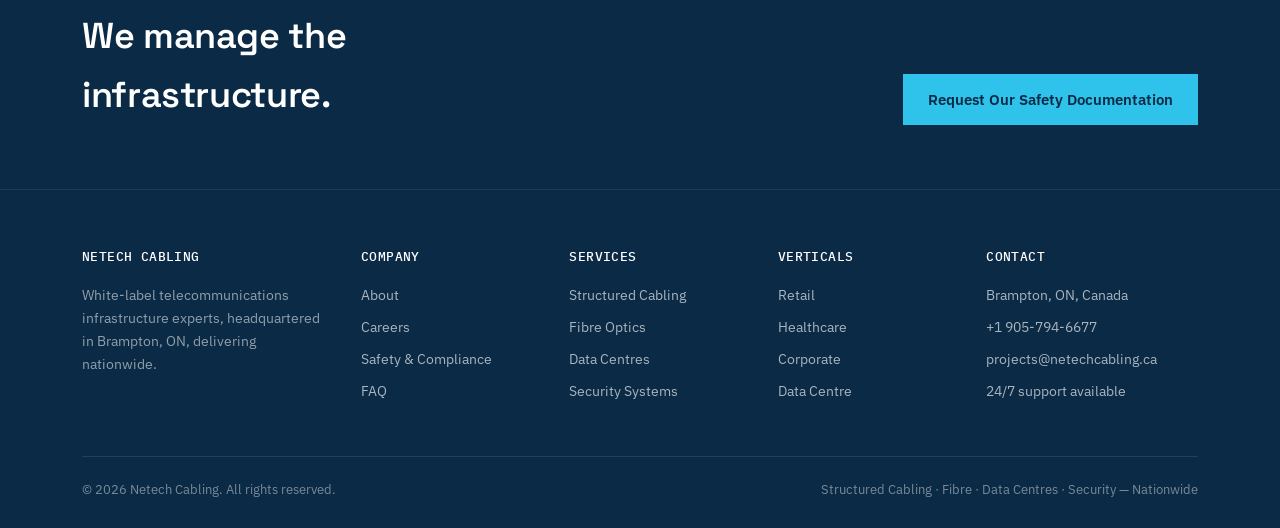
<file: safety-compliance.html>
<!DOCTYPE html>
<html lang="en">
<head>
<meta charset="UTF-8">
<meta name="viewport" content="width=device-width, initial-scale=1.0">
<title>Safety &amp; Compliance — Netech Cabling</title>
<meta name="description" content="Netech Cabling's safety program: JHA compliance on every project, full WSIB coverage, and enforced PPE standards across all field crews.">
<link rel="preconnect" href="https://fonts.googleapis.com">
<link href="https://fonts.googleapis.com/css2?family=Space+Grotesk:wght@500;600;700&family=IBM+Plex+Sans:wght@400;500;600&family=IBM+Plex+Mono:wght@400;500;600&display=swap" rel="stylesheet">
<link rel="stylesheet" href="styles.css">
<link rel="canonical" href="https://www.netechcabling.ca/safety-compliance.html">
<meta property="og:title" content="Safety &amp; Compliance — Netech Cabling">
<meta property="og:description" content="Netech Cabling's safety program: JHA compliance on every project, full WSIB coverage, and enforced PPE standards across all field crews.">
<meta property="og:url" content="https://www.netechcabling.ca/safety-compliance.html">
<meta property="og:type" content="website">
<meta property="og:site_name" content="Netech Cabling Inc.">
<meta property="og:image" content="https://www.netechcabling.ca/assets/netech-logo.png">
<meta name="twitter:card" content="summary">
<meta name="twitter:title" content="Safety &amp; Compliance — Netech Cabling">
<meta name="twitter:description" content="Netech Cabling's safety program: JHA compliance on every project, full WSIB coverage, and enforced PPE standards across all field crews.">
<meta name="twitter:image" content="https://www.netechcabling.ca/assets/netech-logo.png">
<link rel="icon" type="image/png" sizes="32x32" href="favicon-32x32.png">
<link rel="icon" type="image/png" sizes="16x16" href="favicon-16x16.png">
<link rel="apple-touch-icon" sizes="180x180" href="apple-touch-icon.png">
<link rel="manifest" href="site.webmanifest">
<script type="application/ld+json">
{
  "@context": "https://schema.org",
  "@type": "LocalBusiness",
  "@id": "https://www.netechcabling.ca/#organization",
  "name": "Netech Cabling Inc.",
  "url": "https://www.netechcabling.ca/",
  "logo": "https://www.netechcabling.ca/assets/netech-logo.png",
  "image": "https://www.netechcabling.ca/assets/netech-logo.png",
  "telephone": "+1-905-794-6677",
  "email": "projects@netechcabling.ca",
  "address": {
    "@type": "PostalAddress",
    "streetAddress": "Unit 14, 3 Brewster Road",
    "addressLocality": "Brampton",
    "addressRegion": "ON",
    "postalCode": "L6T 5G9",
    "addressCountry": "CA"
  },
  "areaServed": { "@type": "Country", "name": "Canada" },
  "openingHoursSpecification": {
    "@type": "OpeningHoursSpecification",
    "dayOfWeek": ["Monday","Tuesday","Wednesday","Thursday","Friday"],
    "opens": "07:00",
    "closes": "18:00"
  }
}
</script>
<script type="application/ld+json">
{
  "@context": "https://schema.org",
  "@type": "BreadcrumbList",
  "itemListElement": [
    {"@type":"ListItem","position":1,"name":"Home","item":"https://www.netechcabling.ca/"},
    {"@type":"ListItem","position":2,"name":"Safety & Compliance","item":"https://www.netechcabling.ca/safety-compliance.html"}
  ]
}
</script>
</head>
<body>
<a href="#main" class="skip-link">Skip to main content</a>

<div class="top-bar">
  <div class="wrap">
    <span class="tb-left"><a href="tel:+19057946677">+1 905-794-6677</a><span>24/7 Support</span></span>
    <span class="tb-right"><a href="mailto:projects@netechcabling.ca">projects@netechcabling.ca</a><a href="contact.html" class="tb-quote">Get a Quote →</a></span>
  </div>
</div>

<header class="site-header">
  <div class="wrap nav-row">
    <a href="index.html" class="logo">
      <img src="assets/netech-logo.png" alt="Netech Cabling logo" class="logo-mark">
      <span class="logo-block">NETECH CABLING<span class="sub">STRENGTHENING YOUR BUSINESS</span></span>
    </a>
    <nav class="main-nav" id="main-nav">
      <a href="about.html">About</a>
      <a href="capabilities.html">Capabilities</a>
      <a href="why-netech.html">Why Netech</a>
      <a href="verticals.html">Verticals</a>
      <a href="case-studies.html">Case Studies</a>
      <a href="safety-compliance.html" class="active">Safety &amp; Compliance</a>
      <a href="careers.html">Careers</a>
      <a href="faq.html">FAQ</a>
      <a href="contact.html" class="nav-cta">Request a Quotation</a>
    </nav>
    <button class="nav-toggle" aria-label="Toggle menu" aria-expanded="false" aria-controls="main-nav"></button>
  </div>
</header>

<section class="hero" id="main">
  <div class="grid-overlay"></div>
  <div class="wrap hero-inner">
    <span class="eyebrow">SAFETY &amp; COMPLIANCE</span>
    <h1>Safety isn't a line item. It's the first stage.</h1>
    <p class="lede">Every project starts with a Job Hazard Analysis and closes with a documented safety record — no exceptions, regardless of scope size.</p>
  </div>
</section>

<section>
  <div class="wrap two-col">
    <div>
      <span class="eyebrow">JHA COMPLIANCE</span>
      <h2>A hazard analysis before a single cable is pulled.</h2>
      <p>Every site — from a single retail closet to a full data hall build — gets a Job Hazard Analysis completed before mobilization. Hazards, controls, and site-specific protocols are documented and briefed to the crew before work begins, and revisited whenever site conditions change.</p>

      <span class="eyebrow" style="margin-top:32px;">WSIB COVERAGE</span>
      <h2>Full coverage, verified on every job.</h2>
      <p>All Netech field personnel are covered under current WSIB clearance. Certificates are verified before each project and available to your site on request — one less compliance check for your team to chase.</p>

      <span class="eyebrow" style="margin-top:32px;">PPE STANDARDS</span>
      <h2>Enforced, not optional.</h2>
      <p>Hard hats, safety footwear, high-visibility clothing, and site-specific protective equipment are mandatory for every technician, every site, every day — checked by crew leads before work starts.</p>

      <a href="contact.html" class="btn btn-dark" style="margin-top:10px;">Request Our Safety Documentation →</a>
    </div>

    <div>
      <span class="eyebrow">ON EVERY PROJECT</span>
      <ul class="check-list">
        <li><svg viewBox="0 0 24 24" fill="none" stroke="currentColor" stroke-width="2"><path d="M20 6L9 17l-5-5"/></svg>Job Hazard Analysis completed before mobilization</li>
        <li><svg viewBox="0 0 24 24" fill="none" stroke="currentColor" stroke-width="2"><path d="M20 6L9 17l-5-5"/></svg>WSIB clearance verified for every technician</li>
        <li><svg viewBox="0 0 24 24" fill="none" stroke="currentColor" stroke-width="2"><path d="M20 6L9 17l-5-5"/></svg>PPE checked by crew lead each morning</li>
        <li><svg viewBox="0 0 24 24" fill="none" stroke="currentColor" stroke-width="2"><path d="M20 6L9 17l-5-5"/></svg>Site-specific protocols briefed to the full crew</li>
        <li><svg viewBox="0 0 24 24" fill="none" stroke="currentColor" stroke-width="2"><path d="M20 6L9 17l-5-5"/></svg>Incident reporting logged and escalated same-day</li>
        <li><svg viewBox="0 0 24 24" fill="none" stroke="currentColor" stroke-width="2"><path d="M20 6L9 17l-5-5"/></svg>Safety documentation included in every closeout package</li>
      </ul>
    </div>
  </div>
</section>

<section class="cta-band">
  <div class="wrap cta-band-inner">
    <h2>You manage the client. We manage the infrastructure.</h2>
    <div class="hero-ctas" style="margin-top:0;">
      <a href="contact.html" class="btn btn-primary">Request Our Safety Documentation</a>
    </div>
  </div>
</section>

<footer>
  <div class="wrap">
    <div class="foot-grid">
      <div>
        <h4>NETECH CABLING</h4>
        <p style="color:rgba(255,255,255,0.55);font-size:14px;max-width:32ch;">White-label telecommunications infrastructure experts, headquartered in Brampton, ON, delivering nationwide.</p>
      </div>
      <div>
        <h4>COMPANY</h4>
        <ul><li><a href="about.html">About</a></li><li><a href="careers.html">Careers</a></li><li><a href="safety-compliance.html">Safety &amp; Compliance</a></li><li><a href="faq.html">FAQ</a></li></ul>
      </div>
      <div>
        <h4>SERVICES</h4>
        <ul><li><a href="capabilities.html">Structured Cabling</a></li><li><a href="capabilities.html">Fibre Optics</a></li><li><a href="capabilities.html">Data Centres</a></li><li><a href="capabilities.html">Security Systems</a></li></ul>
      </div>
      <div>
        <h4>VERTICALS</h4>
        <ul><li><a href="verticals.html#retail">Retail</a></li><li><a href="verticals.html#healthcare">Healthcare</a></li><li><a href="verticals.html#corporate">Corporate</a></li><li><a href="verticals.html#data-centre">Data Centre</a></li></ul>
      </div>
      <div>
        <h4>CONTACT</h4>
        <ul>
          <li>Brampton, ON, Canada</li>
          <li><a href="tel:+19057946677">+1 905-794-6677</a></li>
          <li><a href="mailto:projects@netechcabling.ca">projects@netechcabling.ca</a></li>
          <li>24/7 support available</li>
        </ul>
      </div>
    </div>
    <div class="foot-bottom">
      <span>© 2026 Netech Cabling. All rights reserved.</span>
      <span>Structured Cabling · Fibre · Data Centres · Security — Nationwide</span>
    </div>
  </div>
</footer>

<div class="mobile-bar">
  <a href="contact.html">Request a Quotation</a>
  <a href="tel:+19057946677">Call Now</a>
</div>

<script src="script.js"></script>
</body>
</html>
</file>
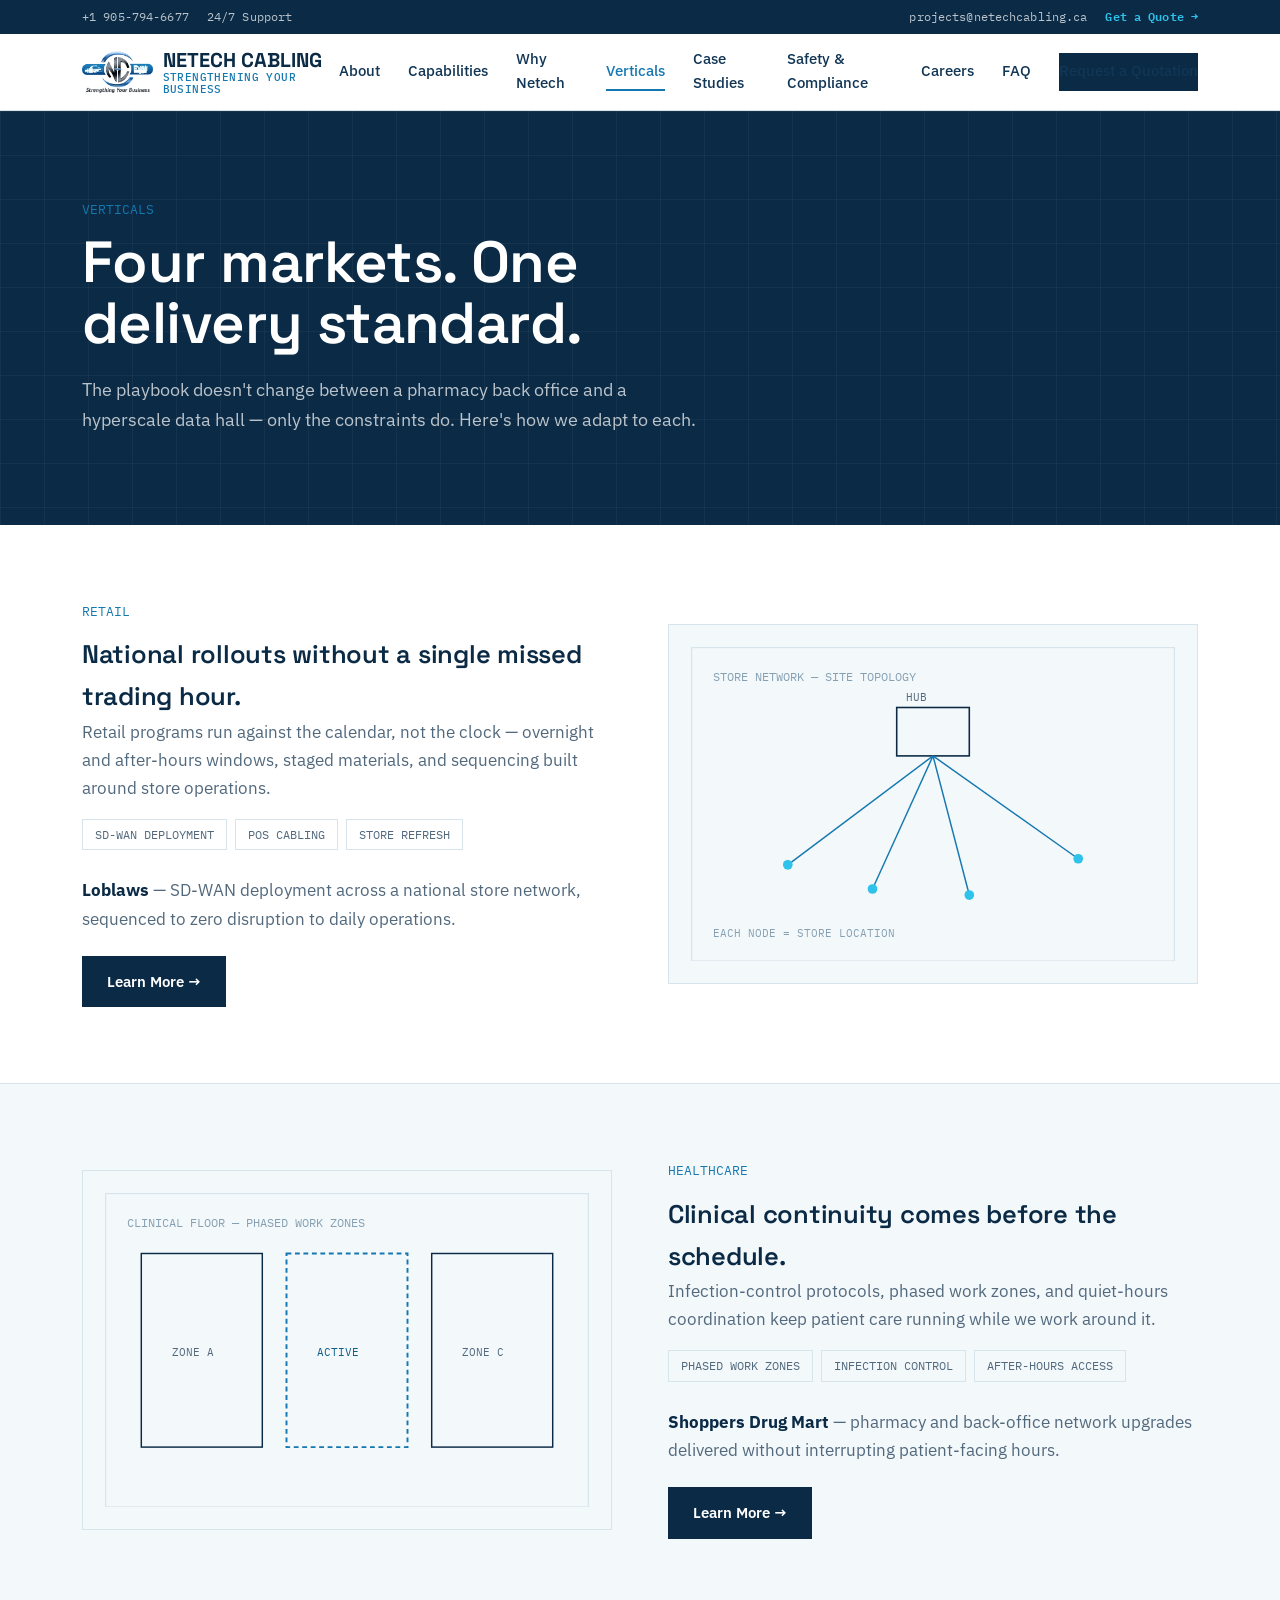
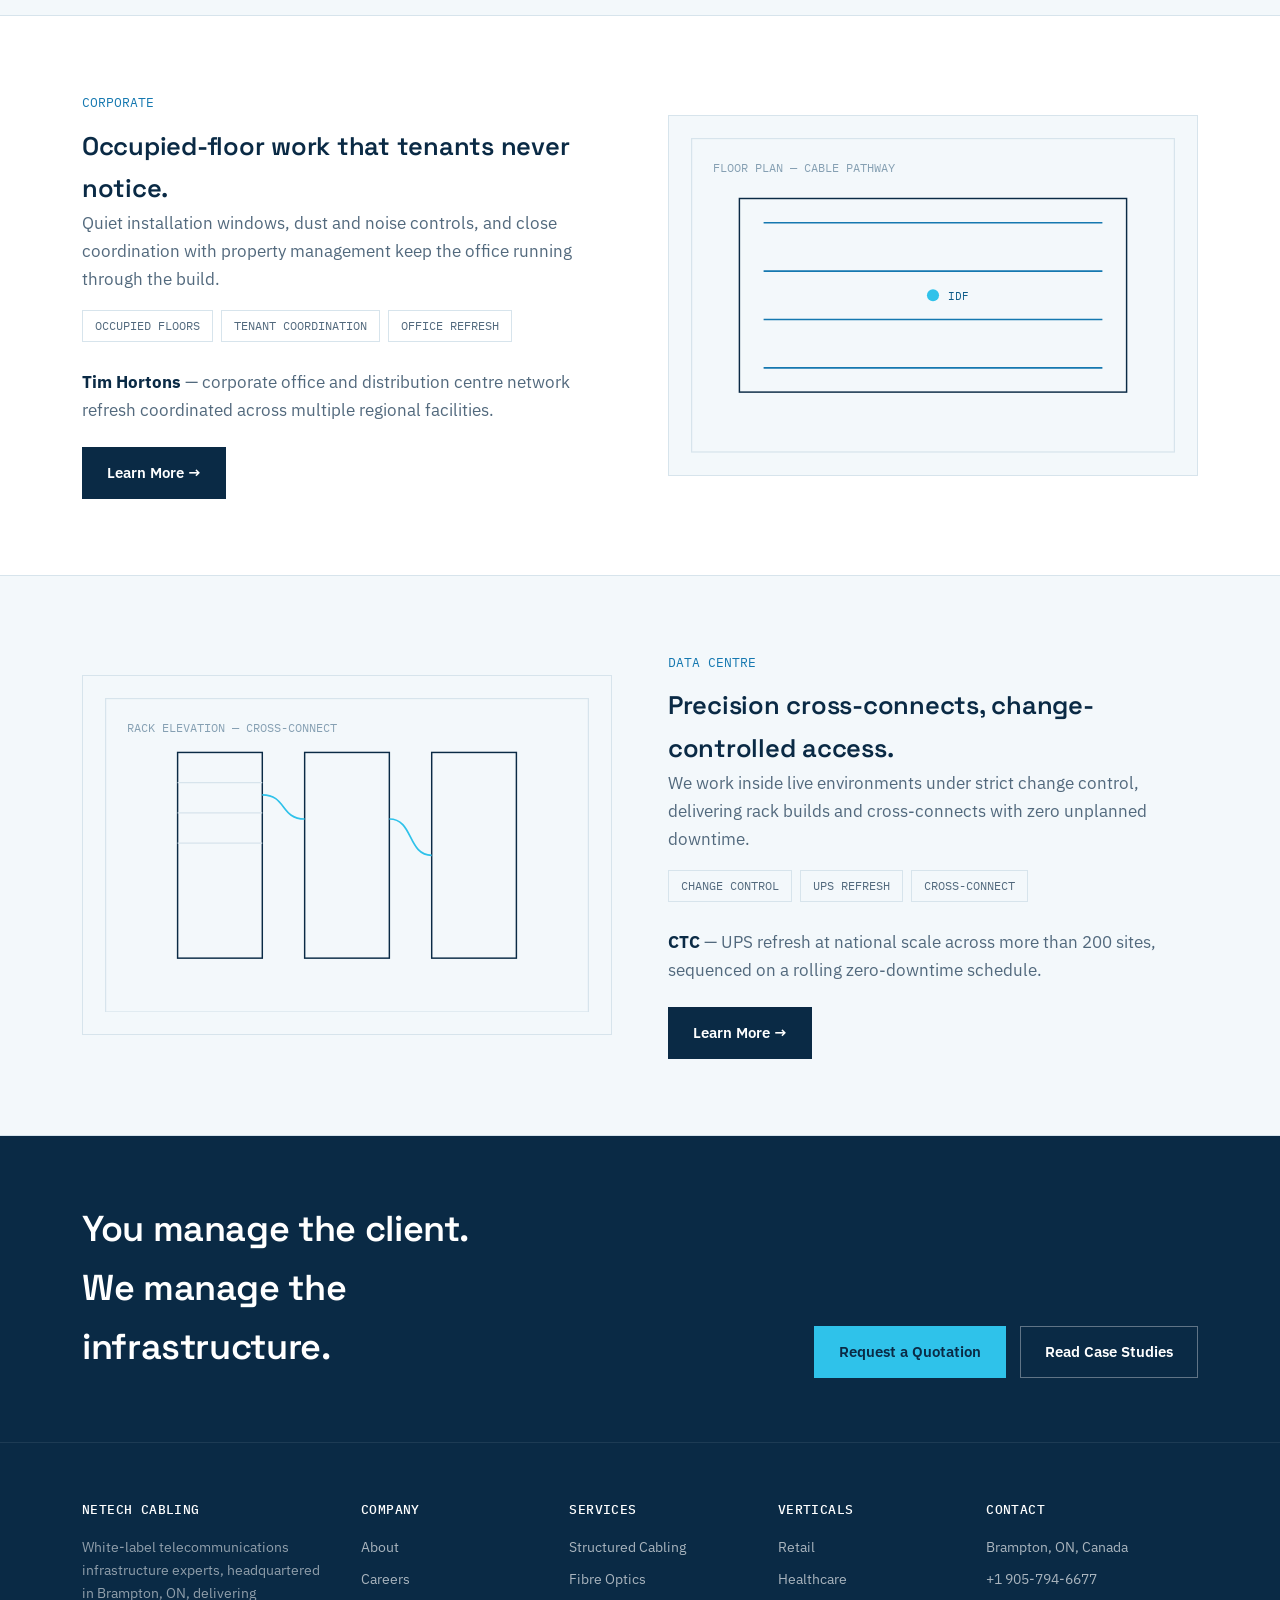
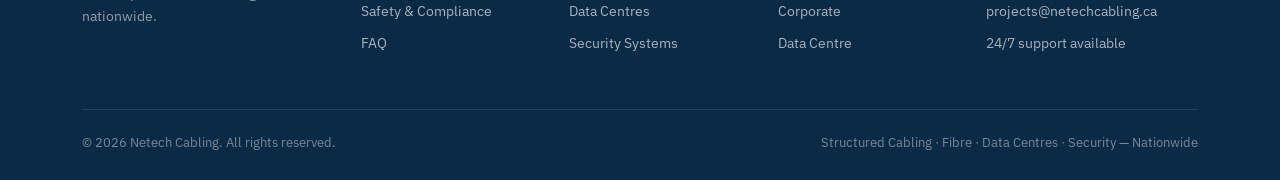
<file: verticals.html>
<!DOCTYPE html>
<html lang="en">
<head>
<meta charset="UTF-8">
<meta name="viewport" content="width=device-width, initial-scale=1.0">
<title>Verticals — Retail, Healthcare, Corporate &amp; Data Centre | Netech Cabling</title>
<meta name="description" content="Netech Cabling delivers telecommunications infrastructure across retail, healthcare, corporate, and data centre verticals — trusted by Loblaws, CTC, Shoppers Drug Mart, and Tim Hortons.">
<link rel="preconnect" href="https://fonts.googleapis.com">
<link href="https://fonts.googleapis.com/css2?family=Space+Grotesk:wght@500;600;700&family=IBM+Plex+Sans:wght@400;500;600&family=IBM+Plex+Mono:wght@400;500;600&display=swap" rel="stylesheet">
<link rel="stylesheet" href="styles.css">
<style>
.vert-section{border-bottom:1px solid var(--line);}
.vert-section:last-of-type{border-bottom:none;}
.vert-row{display:grid;grid-template-columns:1fr 1fr;gap:56px;align-items:center;}
@media (max-width:860px){.vert-row{grid-template-columns:1fr;gap:32px;}}
.vert-row.reverse .vc-text{order:2;}
@media (max-width:860px){.vert-row.reverse .vc-text{order:0;}}
</style>
<link rel="canonical" href="https://www.netechcabling.ca/verticals.html">
<meta property="og:title" content="Verticals — Retail, Healthcare, Corporate &amp; Data Centre | Netech Cabling">
<meta property="og:description" content="Netech Cabling delivers telecommunications infrastructure across retail, healthcare, corporate, and data centre verticals — trusted by Loblaws, CTC, Shoppers Drug Mart, and Tim Hortons.">
<meta property="og:url" content="https://www.netechcabling.ca/verticals.html">
<meta property="og:type" content="website">
<meta property="og:site_name" content="Netech Cabling Inc.">
<meta property="og:image" content="https://www.netechcabling.ca/assets/netech-logo.png">
<meta name="twitter:card" content="summary">
<meta name="twitter:title" content="Verticals — Retail, Healthcare, Corporate &amp; Data Centre | Netech Cabling">
<meta name="twitter:description" content="Netech Cabling delivers telecommunications infrastructure across retail, healthcare, corporate, and data centre verticals — trusted by Loblaws, CTC, Shoppers Drug Mart, and Tim Hortons.">
<meta name="twitter:image" content="https://www.netechcabling.ca/assets/netech-logo.png">
<link rel="icon" type="image/png" sizes="32x32" href="favicon-32x32.png">
<link rel="icon" type="image/png" sizes="16x16" href="favicon-16x16.png">
<link rel="apple-touch-icon" sizes="180x180" href="apple-touch-icon.png">
<link rel="manifest" href="site.webmanifest">
<script type="application/ld+json">
{
  "@context": "https://schema.org",
  "@type": "LocalBusiness",
  "@id": "https://www.netechcabling.ca/#organization",
  "name": "Netech Cabling Inc.",
  "url": "https://www.netechcabling.ca/",
  "logo": "https://www.netechcabling.ca/assets/netech-logo.png",
  "image": "https://www.netechcabling.ca/assets/netech-logo.png",
  "telephone": "+1-905-794-6677",
  "email": "projects@netechcabling.ca",
  "address": {
    "@type": "PostalAddress",
    "streetAddress": "Unit 14, 3 Brewster Road",
    "addressLocality": "Brampton",
    "addressRegion": "ON",
    "postalCode": "L6T 5G9",
    "addressCountry": "CA"
  },
  "areaServed": { "@type": "Country", "name": "Canada" },
  "openingHoursSpecification": {
    "@type": "OpeningHoursSpecification",
    "dayOfWeek": ["Monday","Tuesday","Wednesday","Thursday","Friday"],
    "opens": "07:00",
    "closes": "18:00"
  }
}
</script>
<script type="application/ld+json">
{
  "@context": "https://schema.org",
  "@type": "BreadcrumbList",
  "itemListElement": [
    {"@type":"ListItem","position":1,"name":"Home","item":"https://www.netechcabling.ca/"},
    {"@type":"ListItem","position":2,"name":"Verticals","item":"https://www.netechcabling.ca/verticals.html"}
  ]
}
</script>
</head>
<body>
<a href="#main" class="skip-link">Skip to main content</a>

<div class="top-bar">
  <div class="wrap">
    <span class="tb-left"><a href="tel:+19057946677">+1 905-794-6677</a><span>24/7 Support</span></span>
    <span class="tb-right"><a href="mailto:projects@netechcabling.ca">projects@netechcabling.ca</a><a href="contact.html" class="tb-quote">Get a Quote →</a></span>
  </div>
</div>

<header class="site-header">
  <div class="wrap nav-row">
    <a href="index.html" class="logo">
      <img src="assets/netech-logo.png" alt="Netech Cabling logo" class="logo-mark">
      <span class="logo-block">NETECH CABLING<span class="sub">STRENGTHENING YOUR BUSINESS</span></span>
    </a>
    <nav class="main-nav" id="main-nav">
      <a href="about.html">About</a>
      <a href="capabilities.html">Capabilities</a>
      <a href="why-netech.html">Why Netech</a>
      <a href="verticals.html" class="active">Verticals</a>
      <a href="case-studies.html">Case Studies</a>
      <a href="safety-compliance.html">Safety &amp; Compliance</a>
      <a href="careers.html">Careers</a>
      <a href="faq.html">FAQ</a>
      <a href="contact.html" class="nav-cta">Request a Quotation</a>
    </nav>
    <button class="nav-toggle" aria-label="Toggle menu" aria-expanded="false" aria-controls="main-nav"></button>
  </div>
</header>

<section class="hero" id="main">
  <div class="grid-overlay"></div>
  <div class="wrap hero-inner">
    <span class="eyebrow">VERTICALS</span>
    <h1>Four markets. One delivery standard.</h1>
    <p class="lede">The playbook doesn't change between a pharmacy back office and a hyperscale data hall — only the constraints do. Here's how we adapt to each.</p>
  </div>
</section>

<!-- RETAIL -->
<section class="vert-section" id="retail">
  <div class="wrap vert-row">
    <div class="vc-text">
      <span class="eyebrow">RETAIL</span>
      <h2>National rollouts without a single missed trading hour.</h2>
      <p>Retail programs run against the calendar, not the clock — overnight and after-hours windows, staged materials, and sequencing built around store operations.</p>
      <div class="tag">SD-WAN DEPLOYMENT</div><div class="tag">POS CABLING</div><div class="tag">STORE REFRESH</div>
      <p style="margin-top:18px;"><strong style="color:var(--ink);">Loblaws</strong> — SD-WAN deployment across a national store network, sequenced to zero disruption to daily operations.</p>
      <a href="case-studies.html" class="btn btn-dark" style="margin-top:6px;">Learn More →</a>
    </div>
    <div>
      <div class="diagram-frame">
        <svg viewBox="0 0 400 260" xmlns="http://www.w3.org/2000/svg">
          <rect x="0.5" y="0.5" width="399" height="259" fill="none" stroke="#D7E4EC"/>
          <text x="18" y="28" font-family="IBM Plex Mono" font-size="10" fill="#86A0B3">STORE NETWORK — SITE TOPOLOGY</text>
          <rect x="170" y="50" width="60" height="40" fill="none" stroke="#0A2A45" stroke-width="1.3"/>
          <text x="178" y="45" font-family="IBM Plex Mono" font-size="9" fill="#52697D">HUB</text>
          <g stroke="#1578B0" stroke-width="1.2">
            <line x1="200" y1="90" x2="80" y2="180"/>
            <line x1="200" y1="90" x2="150" y2="200"/>
            <line x1="200" y1="90" x2="230" y2="205"/>
            <line x1="200" y1="90" x2="320" y2="175"/>
          </g>
          <g fill="#2FC2EA"><circle cx="80" cy="180" r="4"/><circle cx="150" cy="200" r="4"/><circle cx="230" cy="205" r="4"/><circle cx="320" cy="175" r="4"/></g>
          <text x="18" y="240" font-family="IBM Plex Mono" font-size="9" fill="#86A0B3">EACH NODE = STORE LOCATION</text>
        </svg>
      </div>
    </div>
  </div>
</section>

<!-- HEALTHCARE -->
<section class="vert-section bg-off" id="healthcare">
  <div class="wrap vert-row reverse">
    <div>
      <div class="diagram-frame">
        <svg viewBox="0 0 400 260" xmlns="http://www.w3.org/2000/svg">
          <rect x="0.5" y="0.5" width="399" height="259" fill="none" stroke="#D7E4EC"/>
          <text x="18" y="28" font-family="IBM Plex Mono" font-size="10" fill="#86A0B3">CLINICAL FLOOR — PHASED WORK ZONES</text>
          <rect x="30" y="50" width="100" height="160" fill="none" stroke="#0A2A45" stroke-width="1.2"/>
          <rect x="150" y="50" width="100" height="160" fill="none" stroke="#1578B0" stroke-width="1.6" stroke-dasharray="4 3"/>
          <rect x="270" y="50" width="100" height="160" fill="none" stroke="#0A2A45" stroke-width="1.2"/>
          <text x="55" y="135" font-family="IBM Plex Mono" font-size="9" fill="#52697D">ZONE A</text>
          <text x="175" y="135" font-family="IBM Plex Mono" font-size="9" fill="#0E5C8A">ACTIVE</text>
          <text x="295" y="135" font-family="IBM Plex Mono" font-size="9" fill="#52697D">ZONE C</text>
        </svg>
      </div>
    </div>
    <div class="vc-text">
      <span class="eyebrow">HEALTHCARE</span>
      <h2>Clinical continuity comes before the schedule.</h2>
      <p>Infection-control protocols, phased work zones, and quiet-hours coordination keep patient care running while we work around it.</p>
      <div class="tag">PHASED WORK ZONES</div><div class="tag">INFECTION CONTROL</div><div class="tag">AFTER-HOURS ACCESS</div>
      <p style="margin-top:18px;"><strong style="color:var(--ink);">Shoppers Drug Mart</strong> — pharmacy and back-office network upgrades delivered without interrupting patient-facing hours.</p>
      <a href="case-studies.html" class="btn btn-dark" style="margin-top:6px;">Learn More →</a>
    </div>
  </div>
</section>

<!-- CORPORATE -->
<section class="vert-section" id="corporate">
  <div class="wrap vert-row">
    <div class="vc-text">
      <span class="eyebrow">CORPORATE</span>
      <h2>Occupied-floor work that tenants never notice.</h2>
      <p>Quiet installation windows, dust and noise controls, and close coordination with property management keep the office running through the build.</p>
      <div class="tag">OCCUPIED FLOORS</div><div class="tag">TENANT COORDINATION</div><div class="tag">OFFICE REFRESH</div>
      <p style="margin-top:18px;"><strong style="color:var(--ink);">Tim Hortons</strong> — corporate office and distribution centre network refresh coordinated across multiple regional facilities.</p>
      <a href="case-studies.html" class="btn btn-dark" style="margin-top:6px;">Learn More →</a>
    </div>
    <div>
      <div class="diagram-frame">
        <svg viewBox="0 0 400 260" xmlns="http://www.w3.org/2000/svg">
          <rect x="0.5" y="0.5" width="399" height="259" fill="none" stroke="#D7E4EC"/>
          <text x="18" y="28" font-family="IBM Plex Mono" font-size="10" fill="#86A0B3">FLOOR PLAN — CABLE PATHWAY</text>
          <rect x="40" y="50" width="320" height="160" fill="none" stroke="#0A2A45" stroke-width="1.2"/>
          <g stroke="#1578B0" stroke-width="1.3" fill="none">
            <path d="M60 70 H340 M60 110 H340 M60 150 H340 M60 190 H340"/>
          </g>
          <circle cx="200" cy="130" r="5" fill="#2FC2EA"/>
          <text x="212" y="134" font-family="IBM Plex Mono" font-size="9" fill="#0E5C8A">IDF</text>
        </svg>
      </div>
    </div>
  </div>
</section>

<!-- DATA CENTRE -->
<section class="vert-section bg-off" id="data-centre">
  <div class="wrap vert-row reverse">
    <div>
      <div class="diagram-frame">
        <svg viewBox="0 0 400 260" xmlns="http://www.w3.org/2000/svg">
          <rect x="0.5" y="0.5" width="399" height="259" fill="none" stroke="#D7E4EC"/>
          <text x="18" y="28" font-family="IBM Plex Mono" font-size="10" fill="#86A0B3">RACK ELEVATION — CROSS-CONNECT</text>
          <g stroke="#0A2A45" stroke-width="1.2" fill="none">
            <rect x="60" y="45" width="70" height="170"/>
            <rect x="165" y="45" width="70" height="170"/>
            <rect x="270" y="45" width="70" height="170"/>
          </g>
          <g stroke="#D7E4EC"><line x1="60" y1="70" x2="130" y2="70"/><line x1="60" y1="95" x2="130" y2="95"/><line x1="60" y1="120" x2="130" y2="120"/></g>
          <path d="M130 80 C150 80 145 100 165 100" stroke="#2FC2EA" stroke-width="1.4" fill="none"/>
          <path d="M235 100 C255 100 250 130 270 130" stroke="#2FC2EA" stroke-width="1.4" fill="none"/>
        </svg>
      </div>
    </div>
    <div class="vc-text">
      <span class="eyebrow">DATA CENTRE</span>
      <h2>Precision cross-connects, change-controlled access.</h2>
      <p>We work inside live environments under strict change control, delivering rack builds and cross-connects with zero unplanned downtime.</p>
      <div class="tag">CHANGE CONTROL</div><div class="tag">UPS REFRESH</div><div class="tag">CROSS-CONNECT</div>
      <p style="margin-top:18px;"><strong style="color:var(--ink);">CTC</strong> — UPS refresh at national scale across more than 200 sites, sequenced on a rolling zero-downtime schedule.</p>
      <a href="case-studies.html" class="btn btn-dark" style="margin-top:6px;">Learn More →</a>
    </div>
  </div>
</section>

<section class="cta-band">
  <div class="wrap cta-band-inner">
    <h2>You manage the client. We manage the infrastructure.</h2>
    <div class="hero-ctas" style="margin-top:0;">
      <a href="contact.html" class="btn btn-primary">Request a Quotation</a>
      <a href="case-studies.html" class="btn btn-outline">Read Case Studies</a>
    </div>
  </div>
</section>

<footer>
  <div class="wrap">
    <div class="foot-grid">
      <div>
        <h4>NETECH CABLING</h4>
        <p style="color:rgba(255,255,255,0.55);font-size:14px;max-width:32ch;">White-label telecommunications infrastructure experts, headquartered in Brampton, ON, delivering nationwide.</p>
      </div>
      <div>
        <h4>COMPANY</h4>
        <ul><li><a href="about.html">About</a></li><li><a href="careers.html">Careers</a></li><li><a href="safety-compliance.html">Safety &amp; Compliance</a></li><li><a href="faq.html">FAQ</a></li></ul>
      </div>
      <div>
        <h4>SERVICES</h4>
        <ul><li><a href="capabilities.html">Structured Cabling</a></li><li><a href="capabilities.html">Fibre Optics</a></li><li><a href="capabilities.html">Data Centres</a></li><li><a href="capabilities.html">Security Systems</a></li></ul>
      </div>
      <div>
        <h4>VERTICALS</h4>
        <ul><li><a href="verticals.html#retail">Retail</a></li><li><a href="verticals.html#healthcare">Healthcare</a></li><li><a href="verticals.html#corporate">Corporate</a></li><li><a href="verticals.html#data-centre">Data Centre</a></li></ul>
      </div>
      <div>
        <h4>CONTACT</h4>
        <ul>
          <li>Brampton, ON, Canada</li>
          <li><a href="tel:+19057946677">+1 905-794-6677</a></li>
          <li><a href="mailto:projects@netechcabling.ca">projects@netechcabling.ca</a></li>
          <li>24/7 support available</li>
        </ul>
      </div>
    </div>
    <div class="foot-bottom">
      <span>© 2026 Netech Cabling. All rights reserved.</span>
      <span>Structured Cabling · Fibre · Data Centres · Security — Nationwide</span>
    </div>
  </div>
</footer>

<div class="mobile-bar">
  <a href="contact.html">Request a Quotation</a>
  <a href="tel:+19057946677">Call Now</a>
</div>

<script src="script.js"></script>
</body>
</html>
</file>
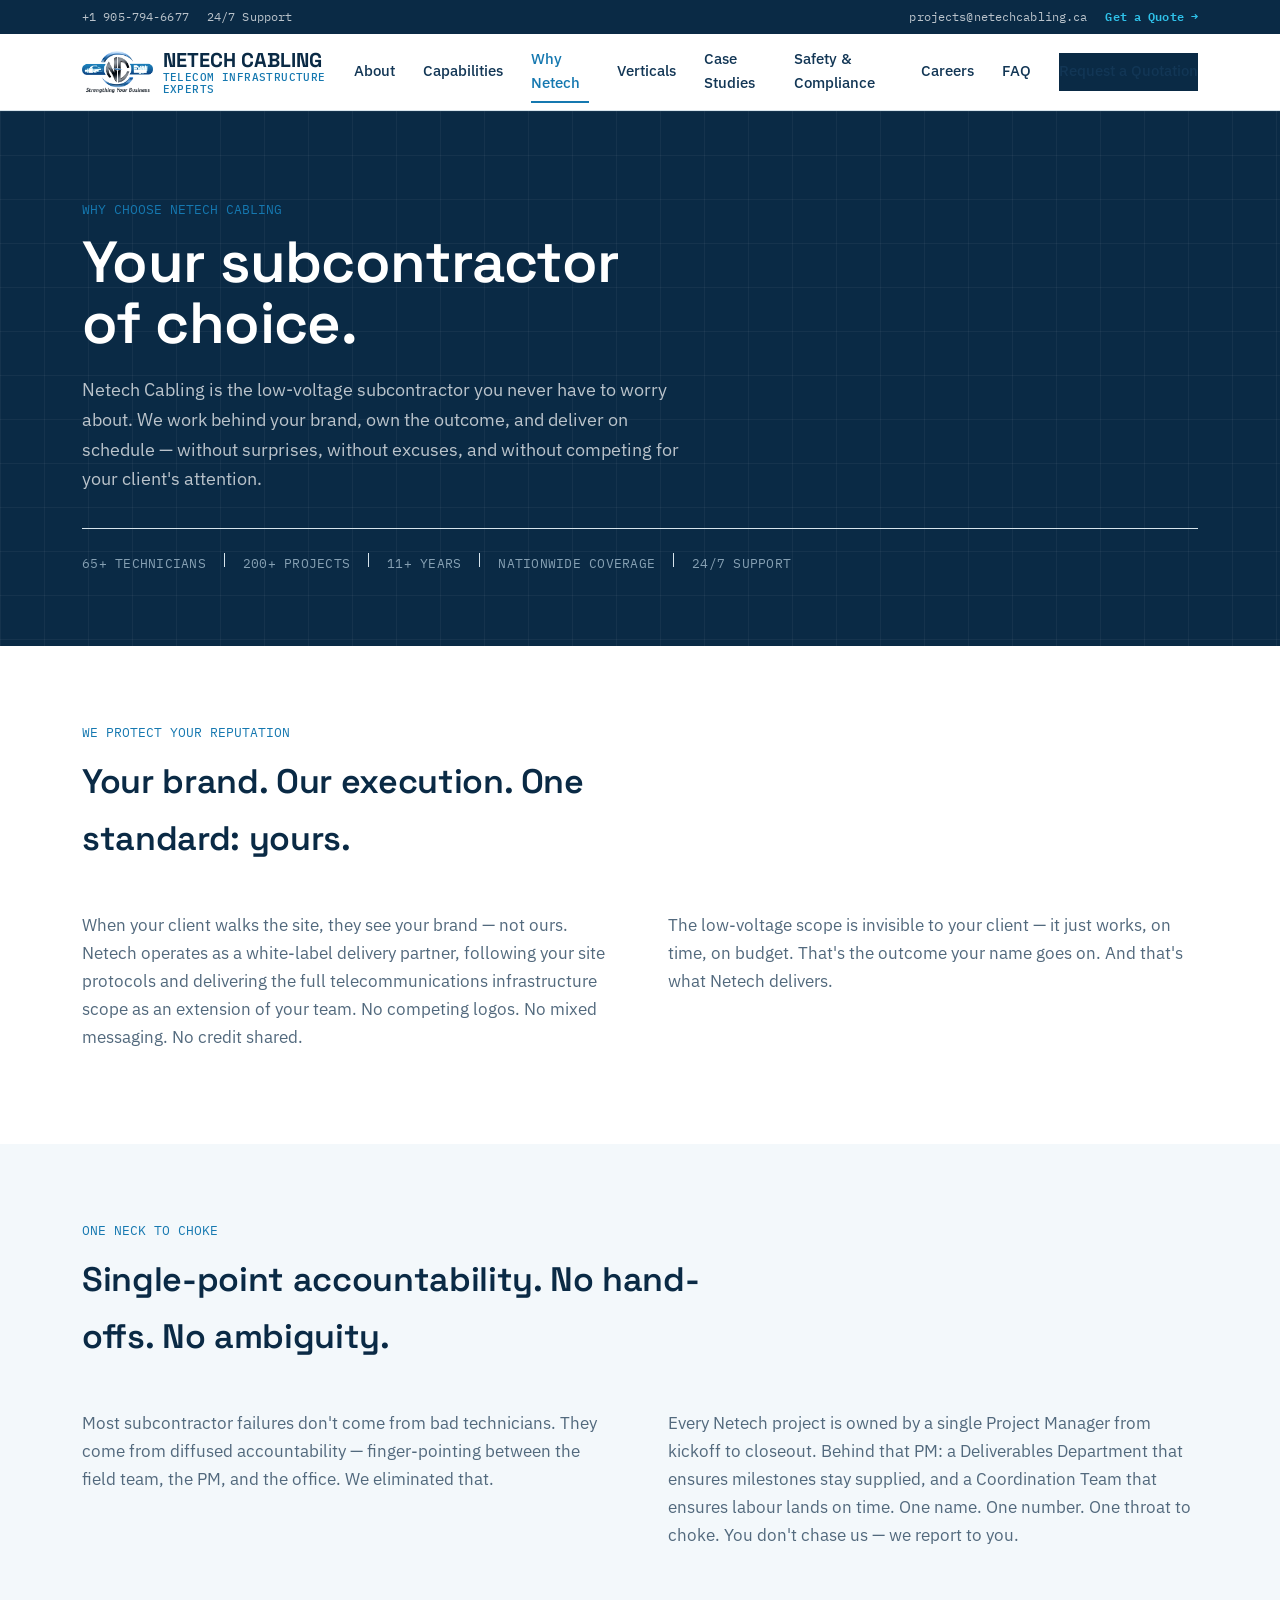
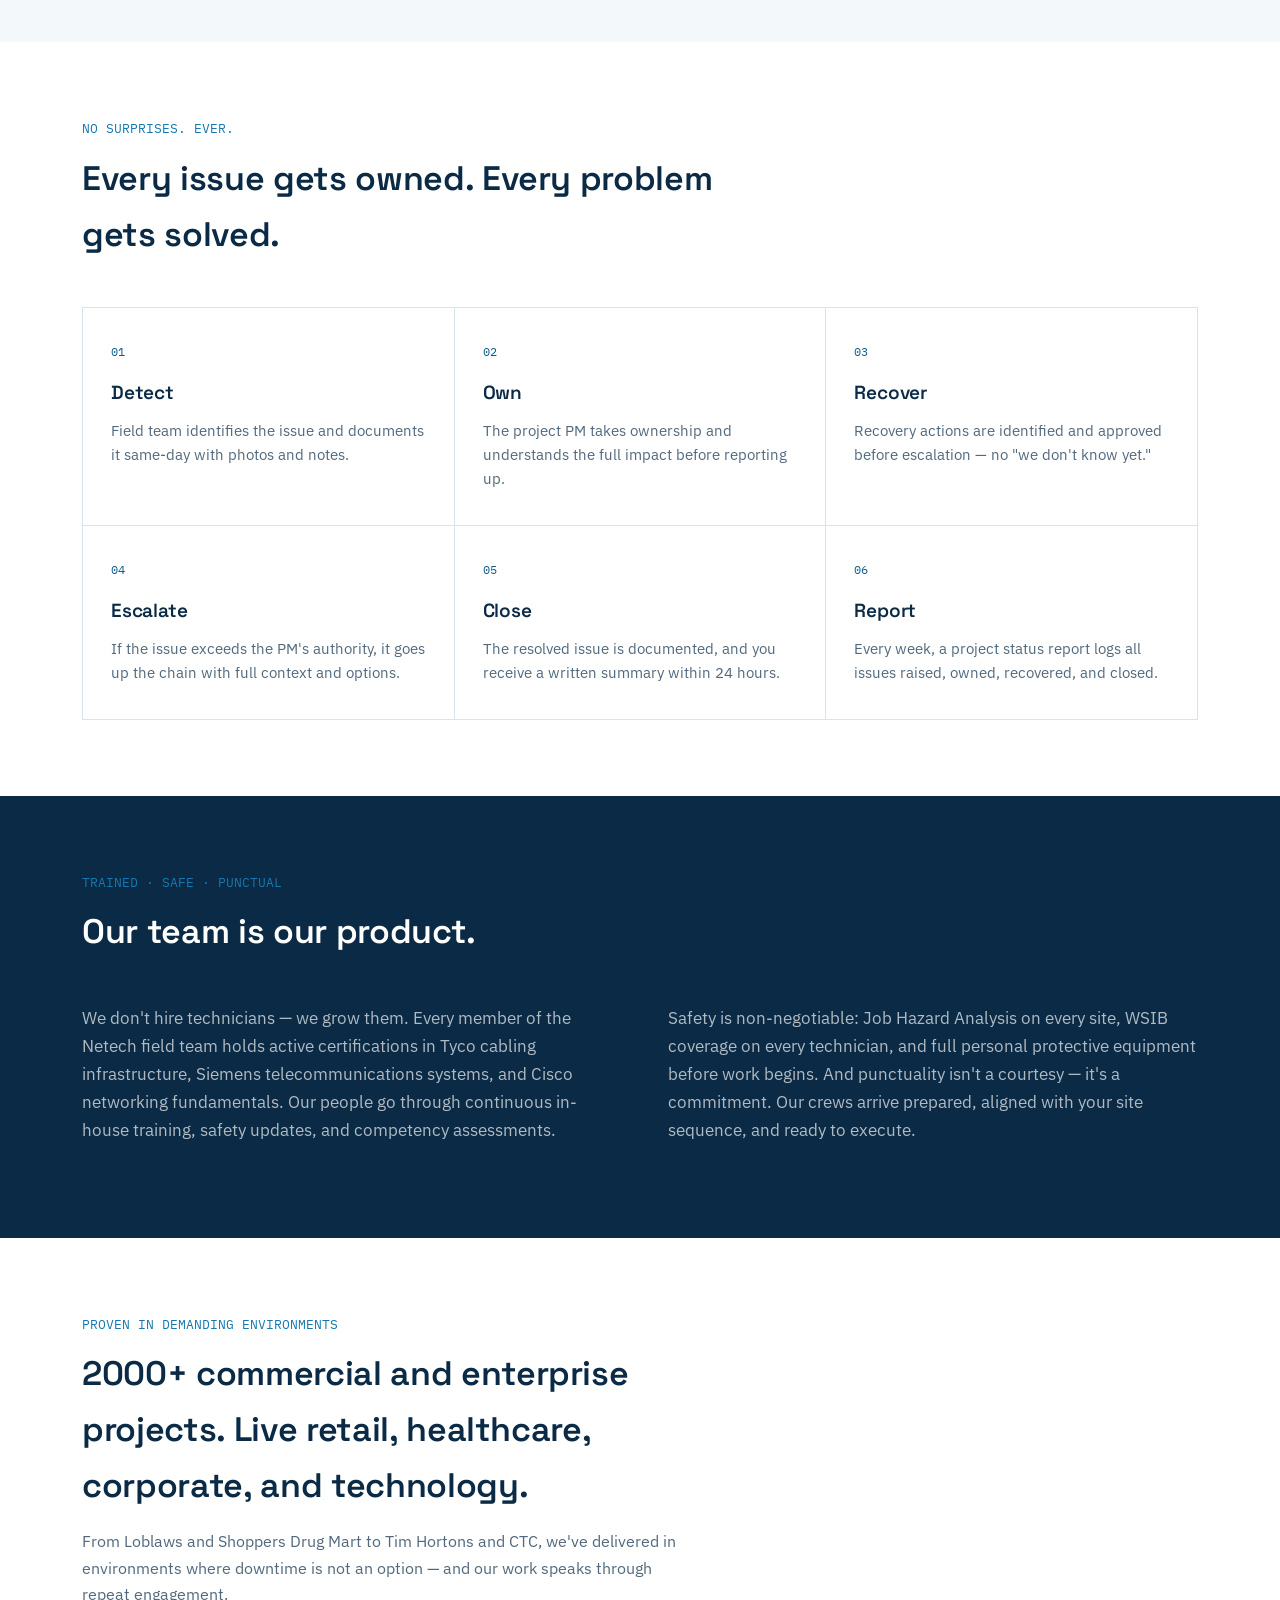
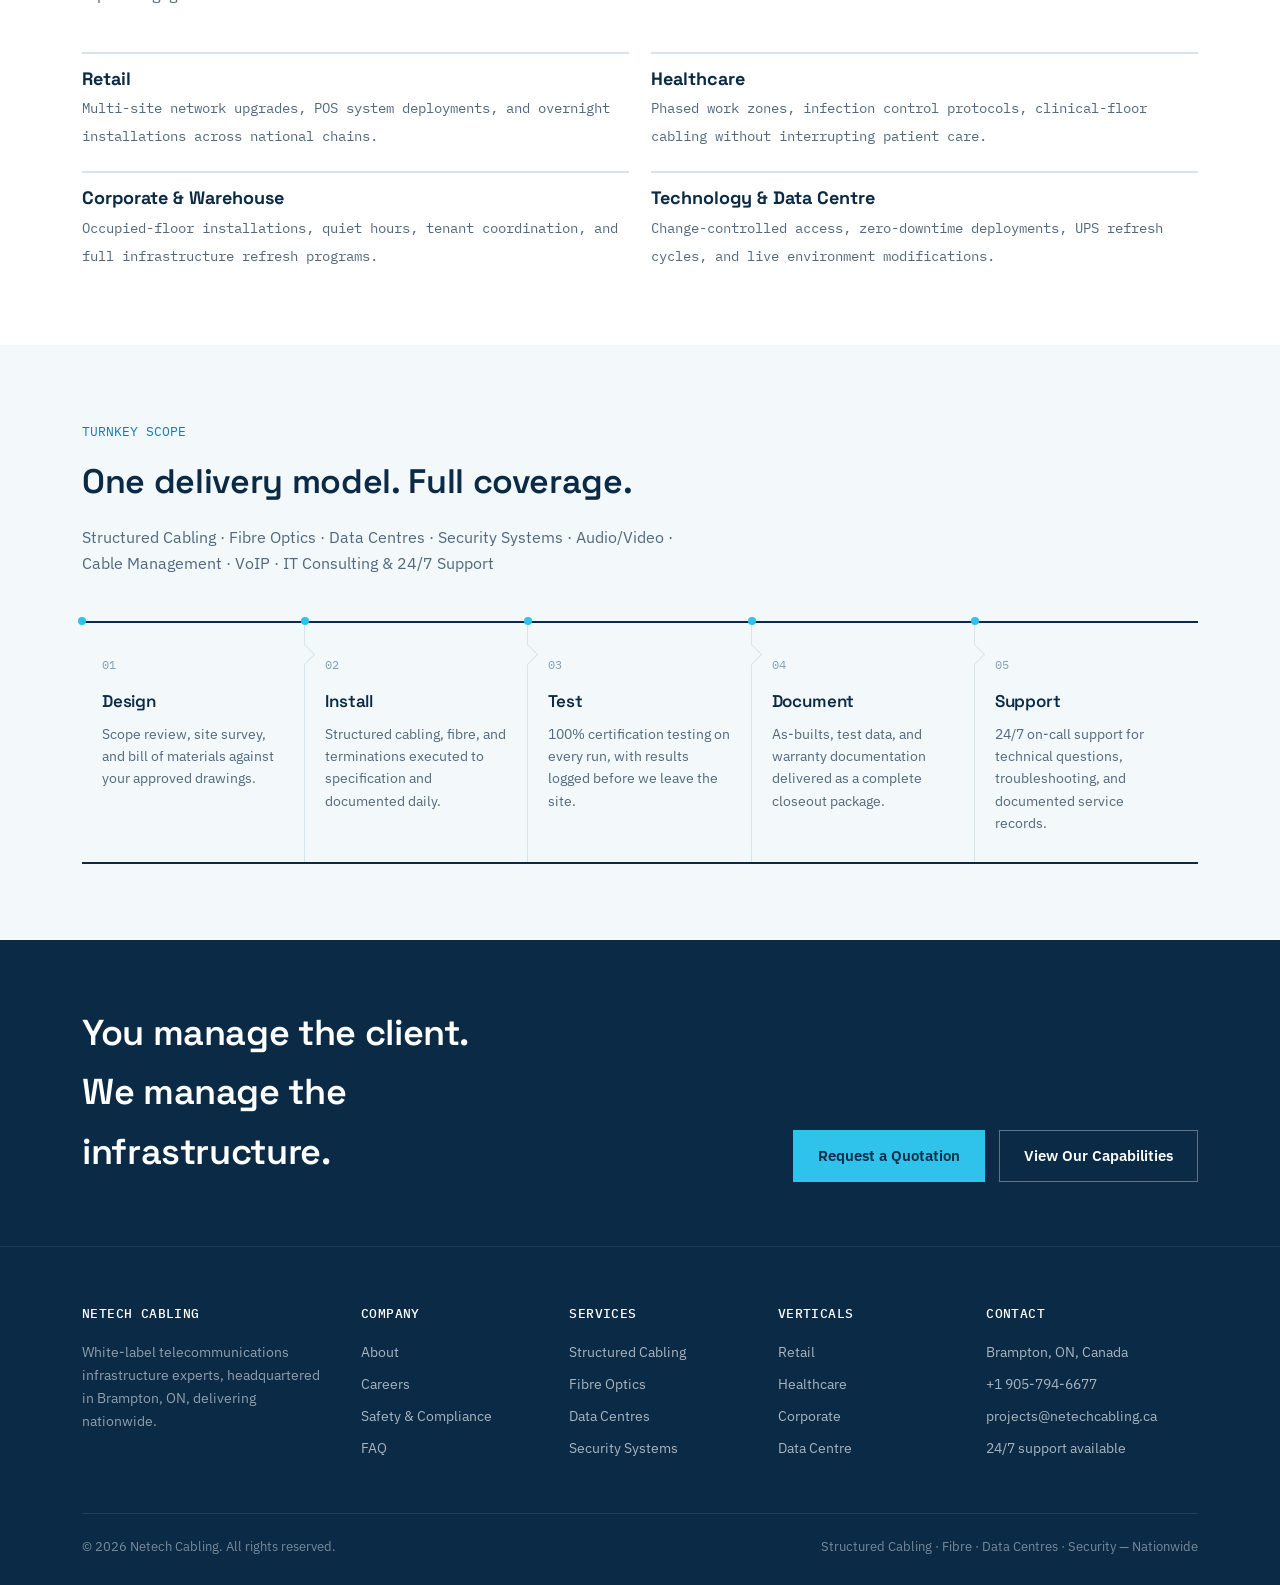
<file: why-netech.html>
<!DOCTYPE html>
<html lang="en">
<head>
<meta charset="UTF-8">
<meta name="viewport" content="width=device-width, initial-scale=1.0">
<title>Why Choose Netech Cabling — Subcontractor of Choice</title>
<meta name="description" content="Why Netech Cabling is the low-voltage subcontractor you never have to worry about. White-label delivery, One Neck to Choke accountability, and proven performance.">
<link rel="preconnect" href="https://fonts.googleapis.com">
<link href="https://fonts.googleapis.com/css2?family=Space+Grotesk:wght@500;600;700&family=IBM+Plex+Sans:wght@400;500;600&family=IBM+Plex+Mono:wght@400;500;600&display=swap" rel="stylesheet">
<link rel="stylesheet" href="styles.css">
<link rel="canonical" href="https://www.netechcabling.ca/why-netech.html">
<meta property="og:title" content="Why Choose Netech Cabling — Subcontractor of Choice">
<meta property="og:description" content="Why Netech Cabling is the low-voltage subcontractor you never have to worry about. White-label delivery, One Neck to Choke accountability, and proven performance.">
<meta property="og:url" content="https://www.netechcabling.ca/why-netech.html">
<meta property="og:type" content="website">
<meta property="og:site_name" content="Netech Cabling Inc.">
<meta property="og:image" content="https://www.netechcabling.ca/assets/netech-logo.png">
<meta name="twitter:card" content="summary">
<meta name="twitter:title" content="Why Choose Netech Cabling — Subcontractor of Choice">
<meta name="twitter:description" content="Why Netech Cabling is the low-voltage subcontractor you never have to worry about. White-label delivery, One Neck to Choke accountability, and proven performance.">
<meta name="twitter:image" content="https://www.netechcabling.ca/assets/netech-logo.png">
<link rel="icon" type="image/png" sizes="32x32" href="favicon-32x32.png">
<link rel="icon" type="image/png" sizes="16x16" href="favicon-16x16.png">
<link rel="apple-touch-icon" sizes="180x180" href="apple-touch-icon.png">
<link rel="manifest" href="site.webmanifest">
<script type="application/ld+json">
{
  "@context": "https://schema.org",
  "@type": "LocalBusiness",
  "@id": "https://www.netechcabling.ca/#organization",
  "name": "Netech Cabling Inc.",
  "url": "https://www.netechcabling.ca/",
  "logo": "https://www.netechcabling.ca/assets/netech-logo.png",
  "image": "https://www.netechcabling.ca/assets/netech-logo.png",
  "telephone": "+1-905-794-6677",
  "email": "projects@netechcabling.ca",
  "address": {
    "@type": "PostalAddress",
    "streetAddress": "Unit 14, 3 Brewster Road",
    "addressLocality": "Brampton",
    "addressRegion": "ON",
    "postalCode": "L6T 5G9",
    "addressCountry": "CA"
  },
  "areaServed": { "@type": "Country", "name": "Canada" },
  "openingHoursSpecification": {
    "@type": "OpeningHoursSpecification",
    "dayOfWeek": ["Monday","Tuesday","Wednesday","Thursday","Friday"],
    "opens": "07:00",
    "closes": "18:00"
  }
}
</script>
<script type="application/ld+json">
{
  "@context": "https://schema.org",
  "@type": "BreadcrumbList",
  "itemListElement": [
    {"@type":"ListItem","position":1,"name":"Home","item":"https://www.netechcabling.ca/"},
    {"@type":"ListItem","position":2,"name":"Why Netech","item":"https://www.netechcabling.ca/why-netech.html"}
  ]
}
</script>
</head>
<body>
<a href="#main" class="skip-link">Skip to main content</a>

<div class="top-bar">
  <div class="wrap">
    <span class="tb-left"><a href="tel:+19057946677">+1 905-794-6677</a><span>24/7 Support</span></span>
    <span class="tb-right"><a href="mailto:projects@netechcabling.ca">projects@netechcabling.ca</a><a href="contact.html" class="tb-quote">Get a Quote →</a></span>
  </div>
</div>

<header class="site-header">
  <div class="wrap nav-row">
    <a href="index.html" class="logo">
      <img src="assets/netech-logo.png" alt="Netech Cabling logo" class="logo-mark">
      <span class="logo-block">NETECH CABLING<span class="sub">TELECOM INFRASTRUCTURE EXPERTS</span></span>
    </a>
    <nav class="main-nav" id="main-nav">
      <a href="about.html">About</a>
      <a href="capabilities.html">Capabilities</a>
      <a href="why-netech.html" class="active">Why Netech</a>
      <a href="verticals.html">Verticals</a>
      <a href="case-studies.html">Case Studies</a>
      <a href="safety-compliance.html">Safety &amp; Compliance</a>
      <a href="careers.html">Careers</a>
      <a href="faq.html">FAQ</a>
      <a href="contact.html" class="nav-cta">Request a Quotation</a>
    </nav>
    <button class="nav-toggle" aria-label="Toggle menu" aria-expanded="false" aria-controls="main-nav"></button>
  </div>
</header>

<section class="hero" id="main">
  <div class="grid-overlay"></div>
  <div class="wrap hero-inner">
    <span class="eyebrow">WHY CHOOSE NETECH CABLING</span>
    <h1>Your subcontractor of choice.</h1>
    <p class="lede">Netech Cabling is the low-voltage subcontractor you never have to worry about. We work behind your brand, own the outcome, and deliver on schedule — without surprises, without excuses, and without competing for your client's attention.</p>
    <div class="trust-bar spec-line">
      <span>65+ TECHNICIANS</span><span class="tick"></span>
      <span>200+ PROJECTS</span><span class="tick"></span>
      <span>11+ YEARS</span><span class="tick"></span>
      <span>NATIONWIDE COVERAGE</span><span class="tick"></span>
      <span>24/7 SUPPORT</span>
    </div>
  </div>
</section>

<!-- WE PROTECT YOUR REPUTATION -->
<section>
  <div class="wrap">
    <div class="sec-head">
      <span class="eyebrow">WE PROTECT YOUR REPUTATION</span>
      <h2>Your brand. Our execution. One standard: yours.</h2>
    </div>
    <div class="two-col">
      <p>When your client walks the site, they see your brand — not ours. Netech operates as a white-label delivery partner, following your site protocols and delivering the full telecommunications infrastructure scope as an extension of your team. No competing logos. No mixed messaging. No credit shared.</p>
      <p>The low-voltage scope is invisible to your client — it just works, on time, on budget. That's the outcome your name goes on. And that's what Netech delivers.</p>
    </div>
  </div>
</section>

<!-- ONE NECK TO CHOKE -->
<section class="bg-off">
  <div class="wrap">
    <div class="sec-head">
      <span class="eyebrow">ONE NECK TO CHOKE</span>
      <h2>Single-point accountability. No hand-offs. No ambiguity.</h2>
    </div>
    <div class="two-col">
      <p>Most subcontractor failures don't come from bad technicians. They come from diffused accountability — finger-pointing between the field team, the PM, and the office. We eliminated that.</p>
      <p>Every Netech project is owned by a single Project Manager from kickoff to closeout. Behind that PM: a Deliverables Department that ensures milestones stay supplied, and a Coordination Team that ensures labour lands on time. One name. One number. One throat to choke. You don't chase us — we report to you.</p>
    </div>
  </div>
</section>

<!-- NO SURPRISES -->
<section>
  <div class="wrap">
    <div class="sec-head">
      <span class="eyebrow">NO SURPRISES. EVER.</span>
      <h2>Every issue gets owned. Every problem gets solved.</h2>
    </div>
    <div class="value-grid">
      <div class="value-cell">
        <span class="idx">01</span>
        <h3>Detect</h3>
        <p>Field team identifies the issue and documents it same-day with photos and notes.</p>
      </div>
      <div class="value-cell">
        <span class="idx">02</span>
        <h3>Own</h3>
        <p>The project PM takes ownership and understands the full impact before reporting up.</p>
      </div>
      <div class="value-cell">
        <span class="idx">03</span>
        <h3>Recover</h3>
        <p>Recovery actions are identified and approved before escalation — no "we don't know yet."</p>
      </div>
      <div class="value-cell">
        <span class="idx">04</span>
        <h3>Escalate</h3>
        <p>If the issue exceeds the PM's authority, it goes up the chain with full context and options.</p>
      </div>
      <div class="value-cell">
        <span class="idx">05</span>
        <h3>Close</h3>
        <p>The resolved issue is documented, and you receive a written summary within 24 hours.</p>
      </div>
      <div class="value-cell">
        <span class="idx">06</span>
        <h3>Report</h3>
        <p>Every week, a project status report logs all issues raised, owned, recovered, and closed.</p>
      </div>
    </div>
  </div>
</section>

<!-- TRAINED. SAFE. PUNCTUAL. -->
<section class="on-dark">
  <div class="wrap">
    <div class="sec-head">
      <span class="eyebrow">TRAINED · SAFE · PUNCTUAL</span>
      <h2>Our team is our product.</h2>
    </div>
    <div class="two-col">
      <p>We don't hire technicians — we grow them. Every member of the Netech field team holds active certifications in Tyco cabling infrastructure, Siemens telecommunications systems, and Cisco networking fundamentals. Our people go through continuous in-house training, safety updates, and competency assessments.</p>
      <p>Safety is non-negotiable: Job Hazard Analysis on every site, WSIB coverage on every technician, and full personal protective equipment before work begins. And punctuality isn't a courtesy — it's a commitment. Our crews arrive prepared, aligned with your site sequence, and ready to execute.</p>
    </div>
  </div>
</section>

<!-- PROVEN IN DEMANDING ENVIRONMENTS -->
<section>
  <div class="wrap">
    <div class="sec-head">
      <span class="eyebrow">PROVEN IN DEMANDING ENVIRONMENTS</span>
      <h2>2000+ commercial and enterprise projects. Live retail, healthcare, corporate, and technology.</h2>
      <p>From Loblaws and Shoppers Drug Mart to Tim Hortons and CTC, we've delivered in environments where downtime is not an option — and our work speaks through repeat engagement.</p>
    </div>
    <div class="stat-list" style="grid-template-columns:repeat(2,1fr);">
      <div class="st" style="border-color:var(--line);">
        <b style="font-size:18px;color:var(--ink);">Retail</b>
        <span style="color:var(--slate);font-size:14px;">Multi-site network upgrades, POS system deployments, and overnight installations across national chains.</span>
      </div>
      <div class="st" style="border-color:var(--line);">
        <b style="font-size:18px;color:var(--ink);">Healthcare</b>
        <span style="color:var(--slate);font-size:14px;">Phased work zones, infection control protocols, clinical-floor cabling without interrupting patient care.</span>
      </div>
      <div class="st" style="border-color:var(--line);">
        <b style="font-size:18px;color:var(--ink);">Corporate &amp; Warehouse</b>
        <span style="color:var(--slate);font-size:14px;">Occupied-floor installations, quiet hours, tenant coordination, and full infrastructure refresh programs.</span>
      </div>
      <div class="st" style="border-color:var(--line);">
        <b style="font-size:18px;color:var(--ink);">Technology &amp; Data Centre</b>
        <span style="color:var(--slate);font-size:14px;">Change-controlled access, zero-downtime deployments, UPS refresh cycles, and live environment modifications.</span>
      </div>
    </div>
  </div>
</section>

<!-- TURNKEY SCOPE -->
<section class="bg-off">
  <div class="wrap">
    <div class="sec-head">
      <span class="eyebrow">TURNKEY SCOPE</span>
      <h2>One delivery model. Full coverage.</h2>
      <p>Structured Cabling · Fibre Optics · Data Centres · Security Systems · Audio/Video · Cable Management · VoIP · IT Consulting &amp; 24/7 Support</p>
    </div>
    <div class="process-rail">
      <div class="process-track">
        <div class="process-step"><div class="dot"></div><span class="step-no">01</span><h3>Design</h3><p>Scope review, site survey, and bill of materials against your approved drawings.</p></div>
        <div class="process-step"><div class="dot"></div><span class="step-no">02</span><h3>Install</h3><p>Structured cabling, fibre, and terminations executed to specification and documented daily.</p></div>
        <div class="process-step"><div class="dot"></div><span class="step-no">03</span><h3>Test</h3><p>100% certification testing on every run, with results logged before we leave the site.</p></div>
        <div class="process-step"><div class="dot"></div><span class="step-no">04</span><h3>Document</h3><p>As-builts, test data, and warranty documentation delivered as a complete closeout package.</p></div>
        <div class="process-step"><div class="dot"></div><span class="step-no">05</span><h3>Support</h3><p>24/7 on-call support for technical questions, troubleshooting, and documented service records.</p></div>
      </div>
    </div>
  </div>
</section>

<!-- BOTTOM LINE -->
<section class="cta-band">
  <div class="wrap cta-band-inner">
    <h2>You manage the client. We manage the infrastructure.</h2>
    <div class="hero-ctas" style="margin-top:0;">
      <a href="contact.html" class="btn btn-primary">Request a Quotation</a>
      <a href="capabilities.html" class="btn btn-outline">View Our Capabilities</a>
    </div>
  </div>
</section>

<footer>
  <div class="wrap">
    <div class="foot-grid">
      <div>
        <h4>NETECH CABLING</h4>
        <p style="color:rgba(255,255,255,0.55);font-size:14px;max-width:32ch;">White-label telecommunications infrastructure experts, headquartered in Brampton, ON, delivering nationwide.</p>
      </div>
      <div>
        <h4>COMPANY</h4>
        <ul><li><a href="about.html">About</a></li><li><a href="careers.html">Careers</a></li><li><a href="safety-compliance.html">Safety &amp; Compliance</a></li><li><a href="faq.html">FAQ</a></li></ul>
      </div>
      <div>
        <h4>SERVICES</h4>
        <ul><li><a href="capabilities.html">Structured Cabling</a></li><li><a href="capabilities.html">Fibre Optics</a></li><li><a href="capabilities.html">Data Centres</a></li><li><a href="capabilities.html">Security Systems</a></li></ul>
      </div>
      <div>
        <h4>VERTICALS</h4>
        <ul><li><a href="verticals.html#retail">Retail</a></li><li><a href="verticals.html#healthcare">Healthcare</a></li><li><a href="verticals.html#corporate">Corporate</a></li><li><a href="verticals.html#data-centre">Data Centre</a></li></ul>
      </div>
      <div>
        <h4>CONTACT</h4>
        <ul>
          <li>Brampton, ON, Canada</li>
          <li><a href="tel:+19057946677">+1 905-794-6677</a></li>
          <li><a href="mailto:projects@netechcabling.ca">projects@netechcabling.ca</a></li>
          <li>24/7 support available</li>
        </ul>
      </div>
    </div>
    <div class="foot-bottom">
      <span>© 2026 Netech Cabling. All rights reserved.</span>
      <span>Structured Cabling · Fibre · Data Centres · Security — Nationwide</span>
    </div>
  </div>
</footer>

<div class="mobile-bar">
  <a href="contact.html">Request a Quotation</a>
  <a href="tel:+19057946677">Call Now</a>
</div>

<script src="script.js"></script>
</body>
</html>
</file>
<file: styles.css>
/* ============================================================
   NETECH CABLING — Design System
   Concept: engineering schematic / as-built drawing.
   The site borrows the visual language of the network riser
   diagrams and cut-sheets Netech's own techs produce on site —
   ruled title blocks, coordinate labels, patch-panel grids —
   applied to a clean enterprise-blue surface.
   ============================================================ */

:root{
  /* Color — derived from the Netech mark: deep navy body, engineered-blue
     mid tones, and the bright cyan highlight lifted straight off the logo's
     centre sweep. */
  --ink:        #0A2A45;   /* deep navy — headers, dark panels */
  --ink-soft:   #123655;
  --steel:      #1578B0;   /* primary brand blue, matches logo ring */
  --steel-deep: #0E5C8A;
  --slate:      #52697D;   /* secondary text */
  --slate-soft: #86A0B3;
  --line:       #D7E4EC;   /* hairline / grid */
  --line-soft:  #E8F1F6;
  --paper:      #FFFFFF;
  --paper-off:  #F3F8FB;
  --signal:     #2FC2EA;   /* bright cyan highlight accent, lifted from the logo */
  --signal-soft:#D3F1FA;
  --ok:         #2E7D5B;

  /* Depth tints — layering for cards-on-navy and hover states */
  --ink-deep:    #061B2E;
  --ink-mid:     #0F3557;
  --ink-light:   #1A4A73;
  --signal-deep: #1FA8D0;

  /* Surface hierarchy (aliases over paper/paper-off/line for new components) */
  --surface-0: var(--paper);
  --surface-1: var(--paper-off);
  --surface-2: #E8F1F6;
  --surface-3: var(--line);

  /* Elevation */
  --shadow-sm: 0 1px 2px rgba(10,42,69,0.05);
  --shadow-md: 0 2px 8px rgba(10,42,69,0.06);
  --shadow-lg: 0 8px 24px rgba(10,42,69,0.08);
  --shadow-xl: 0 16px 48px rgba(10,42,69,0.12);

  /* Motion */
  --ease-out:    cubic-bezier(0.22, 1, 0.36, 1);
  --ease-in-out: cubic-bezier(0.65, 0, 0.35, 1);
  --dur-fast: 180ms;
  --dur-base: 280ms;
  --dur-slow: 420ms;
  --reveal-distance: 14px;
  --reveal-duration: var(--dur-slow);

  /* Type */
  --f-head: "Space Grotesk", "Arial Narrow", sans-serif;
  --f-body: "IBM Plex Sans", "Segoe UI", sans-serif;
  --f-mono: "IBM Plex Mono", "Courier New", monospace;

  --fs-lg:  clamp(22px, 2.2vw, 26px);
  --fs-2xl: clamp(30px, 3.8vw, 42px);

  --maxw: 1180px;
}

@media (prefers-reduced-motion: reduce){
  :root{ --reveal-distance: 0px; --reveal-duration: 0ms; }
}

*{box-sizing:border-box;}
html{scroll-behavior:smooth;}
body{
  margin:0;
  font-family:var(--f-body);
  color:var(--ink);
  background:var(--paper);
  font-size:17px;
  line-height:1.65;
  -webkit-font-smoothing:antialiased;
}
img{max-width:100%;display:block;}
a{color:inherit;text-decoration:none;}
h1,h2,h3,h4{font-family:var(--f-head);margin:0;font-weight:600;letter-spacing:-0.01em;}
p{margin:0 0 1em 0;color:var(--slate);max-width:62ch;}
ul{margin:0;padding:0;list-style:none;}
button{font-family:inherit;cursor:pointer;}

@media (prefers-reduced-motion: reduce){
  *{animation-duration:0.001ms !important;transition-duration:0.001ms !important;}
}

/* ---------- accessibility: focus & skip link ---------- */
:focus-visible{outline:2px solid var(--signal-deep);outline-offset:2px;border-radius:1px;}
.skip-link{
  position:absolute;top:-100px;left:12px;z-index:999;
  background:var(--ink);color:#fff;padding:12px 20px;
  font-family:var(--f-mono);font-size:13px;
  transition:top var(--dur-fast) var(--ease-out);
}
.skip-link:focus{top:12px;}

.wrap{max-width:var(--maxw);margin:0 auto;padding:0 32px;}
@media (max-width:720px){.wrap{padding:0 20px;}}

/* ---------- coordinate / title-block chrome ---------- */
.spec-line{
  font-family:var(--f-mono);
  font-size:12.5px;
  letter-spacing:0.02em;
  color:var(--slate-soft);
  display:flex;
  gap:18px;
  flex-wrap:wrap;
}
.spec-line span{white-space:nowrap;}
.spec-line b{color:var(--steel);font-weight:600;}

.tick{
  width:1px;height:14px;background:var(--line);
  display:inline-block;
}

/* ---------- top utility bar ---------- */
.top-bar{
  background:var(--ink);color:rgba(255,255,255,0.72);
  font-family:var(--f-mono);font-size:12px;letter-spacing:0.01em;
}
.top-bar .wrap{
  display:flex;justify-content:space-between;align-items:center;height:34px;gap:16px;
}
.top-bar a{color:inherit;}
.top-bar a:hover{color:#fff;}
.top-bar .tb-left, .top-bar .tb-right{display:flex;align-items:center;gap:18px;}
.top-bar .tb-quote{color:var(--signal);font-weight:600;}
@media (max-width:720px){.top-bar{display:none;}}

/* ---------- header / nav ---------- */
.site-header{
  position:sticky;top:0;z-index:50;
  background:rgba(255,255,255,0.94);
  border-bottom:1px solid var(--line);
  /* No backdrop-filter here: it creates a containing block for the
     position:fixed mobile nav below, confining it to the header's own
     ~76px height instead of the full viewport. */
}
.nav-row{
  display:flex;align-items:center;justify-content:space-between;
  height:76px;
}
.logo{
  font-family:var(--f-head);font-weight:700;font-size:20px;color:var(--ink);
  display:flex;align-items:center;gap:10px;
}
.logo-mark{
  height:42px;width:auto;flex:none;
}
.logo .sub{
  font-family:var(--f-mono);font-size:10.5px;color:var(--steel);
  font-weight:500;letter-spacing:0.04em;display:block;margin-top:1px;
}
.logo-block{display:flex;flex-direction:column;line-height:1.1;}

.main-nav{display:flex;align-items:center;gap:28px;}
.main-nav a{
  position:relative;
  font-size:14.5px;color:var(--ink-soft);font-weight:500;
  padding:6px 0;border-bottom:2px solid transparent;
}
.main-nav a::after{
  content:"";position:absolute;left:0;bottom:-2px;width:0;height:2px;
  background:var(--steel);transition:width var(--dur-base) var(--ease-out);
}
.main-nav a:hover, .main-nav a.active{color:var(--steel);}
.main-nav a:hover::after, .main-nav a.active::after{width:100%;}
.main-nav .nav-cta::after{display:none;}
.nav-cta{
  background:var(--ink);color:#fff;padding:10px 18px;
  font-size:14px;font-weight:600;white-space:nowrap;
}
.nav-cta:hover{background:var(--steel);}
.nav-toggle{display:none;background:none;border:none;padding:8px;}
.nav-toggle span, .nav-toggle::before, .nav-toggle::after{content:"";display:block;width:22px;height:2px;background:var(--ink);margin:5px 0;}

@media (max-width:1180px) and (min-width:921px){
  .main-nav{gap:13px;}
  .main-nav a{font-size:13px;}
  .nav-cta{padding:9px 11px;}
  .logo{font-size:18px;}
  .logo-mark{height:38px;}
}

@media (max-width:920px){
  .main-nav{
    position:fixed;top:76px;left:0;right:0;bottom:0;
    background:#fff;flex-direction:column;align-items:flex-start;
    padding:24px 24px;gap:4px;
    transform:translateX(100%);transition:transform .28s ease;
    overflow-y:auto;
  }
  .main-nav.open{transform:translateX(0);}
  .main-nav a{width:100%;padding:14px 0;border-bottom:1px solid var(--line-soft);}
  .main-nav .nav-cta{margin-top:14px;text-align:center;}
  .nav-toggle{display:block;}
}

/* ---------- mobile sticky action bar ---------- */
.mobile-bar{
  display:none;position:fixed;left:0;right:0;bottom:0;z-index:60;
  grid-template-columns:1fr 1fr;
  border-top:1px solid var(--line);
}
.mobile-bar a{
  text-align:center;padding:14px 8px;font-size:14px;font-weight:600;
}
.mobile-bar a:first-child{background:var(--ink);color:#fff;}
.mobile-bar a:last-child{background:var(--signal);color:var(--ink);}
@media (max-width:720px){
  .mobile-bar{display:grid;}
  body{padding-bottom:56px;}
}

/* ---------- hero ---------- */
.hero{
  background:var(--ink);
  color:#fff;
  position:relative;
  overflow:hidden;
  padding:88px 0 72px;
}
.hero .grid-overlay{
  position:absolute;inset:0;
  background-image:
    linear-gradient(rgba(255,255,255,0.045) 1px, transparent 1px),
    linear-gradient(90deg, rgba(255,255,255,0.045) 1px, transparent 1px);
  background-size:44px 44px;
  pointer-events:none;
}
.hero-inner{position:relative;z-index:1;}
.hero .eyebrow-spec{margin-bottom:26px;color:rgba(255,255,255,0.55);}
.hero .eyebrow-spec b{color:var(--signal);}
.hero h1{
  font-size:clamp(34px,5.2vw,58px);
  line-height:1.05;
  max-width:16ch;
  color:#fff;
}
.hero .lede{
  color:rgba(255,255,255,0.72);
  font-size:18px;max-width:56ch;margin-top:22px;
}
.hero-ctas{display:flex;gap:14px;margin-top:34px;flex-wrap:wrap;}
.btn{
  display:inline-block;padding:13px 24px;font-weight:600;font-size:14.5px;
  border:1px solid transparent;
  transition:background var(--dur-base) var(--ease-out),
             border-color var(--dur-base) var(--ease-out),
             transform var(--dur-fast) var(--ease-out);
}
.btn-primary{background:var(--signal);color:var(--ink);}
.btn-primary:hover{background:var(--signal-deep);}
.btn-outline{border-color:rgba(255,255,255,0.35);color:#fff;}
.btn-outline:hover{border-color:#fff;background:rgba(255,255,255,0.06);}
.btn-dark{background:var(--ink);color:#fff;}
.btn-dark:hover{background:var(--steel);}
.btn-steel{background:var(--steel);color:#fff;}
.btn-steel:hover{background:var(--steel-deep);}
.btn:active{transform:translateY(1px);}

.btn-lg{padding:16px 28px;font-size:15.5px;display:inline-flex;align-items:center;gap:10px;}
.btn-arrow{width:18px;height:18px;transition:transform var(--dur-base) var(--ease-out);}
.btn-primary:hover .btn-arrow, .btn-dark:hover .btn-arrow{transform:translateX(3px);}

/* ---------- homepage hero: split layout + schematic diagram ---------- */
.hero-split{padding:0;}
.hero-grid{
  display:grid;grid-template-columns:minmax(0,1.1fr) minmax(0,0.9fr);
  align-items:stretch;gap:0;min-height:620px;
  padding-left:0;padding-right:0;
}
.hero-content{
  padding:clamp(48px,6vw,88px) clamp(24px,4vw,48px) clamp(48px,6vw,88px) 0;
  display:flex;flex-direction:column;justify-content:center;max-width:640px;
}
.hero-content h1{
  font-size:clamp(34px,5.2vw,58px);line-height:1.05;max-width:15ch;color:#fff;margin-top:24px;
}
.hero-content .lede{color:rgba(255,255,255,0.72);font-size:18px;max-width:54ch;margin-top:22px;}

.hero-visual{position:relative;overflow:hidden;background:var(--ink-deep);}
.hero-visual-grid{
  position:absolute;inset:0;
  background-image:
    linear-gradient(rgba(255,255,255,0.05) 1px, transparent 1px),
    linear-gradient(90deg, rgba(255,255,255,0.05) 1px, transparent 1px);
  background-size:40px 40px;
}
.hero-diagram{position:relative;width:100%;height:100%;display:block;}
.hero-diagram .dwg-label{font-family:var(--f-mono);font-size:11px;fill:rgba(255,255,255,0.4);letter-spacing:0.04em;}
.hero-diagram .dwg-tick{font-family:var(--f-mono);font-size:10px;fill:rgba(255,255,255,0.32);}
.hero-diagram .dim-line{stroke:rgba(255,255,255,0.22);stroke-width:1;}
.hero-diagram .dim-ticks line{stroke:rgba(255,255,255,0.22);stroke-width:1;}
.hero-diagram .rack-frame{fill:rgba(255,255,255,0.03);stroke:rgba(255,255,255,0.28);stroke-width:1.5;}
.hero-diagram .rack-rungs line{stroke:rgba(255,255,255,0.14);stroke-width:1;}
.hero-diagram .rack-ports rect{fill:var(--steel);opacity:0.8;}
.hero-diagram .trace{fill:none;stroke:rgba(255,255,255,0.22);stroke-width:1.5;}
.hero-diagram .trace-active{stroke:var(--signal);stroke-opacity:0.85;stroke-dasharray:6 5;animation:dash-flow 2.4s linear infinite;}
.hero-diagram .node{fill:var(--ink-deep);stroke:rgba(255,255,255,0.35);stroke-width:1.5;}
.hero-diagram .node-active{fill:var(--signal);stroke:var(--signal);}
.hero-diagram .dwg-tag{font-family:var(--f-mono);font-size:11px;fill:rgba(255,255,255,0.75);letter-spacing:0.03em;}
.hero-diagram .dwg-tag-dim{fill:rgba(255,255,255,0.4);font-size:9.5px;}

@keyframes dash-flow{to{stroke-dashoffset:-22;}}
@media (prefers-reduced-motion: reduce){
  .hero-diagram .trace-active{animation:none;}
}

.hero-visual-overlay{
  position:absolute;inset:0;
  background:linear-gradient(90deg, var(--ink) 0%, rgba(10,42,69,0.35) 45%, rgba(10,42,69,0) 100%);
}

@media (max-width:860px){
  .hero-grid{grid-template-columns:1fr;min-height:auto;}
  .hero-visual{height:280px;order:-1;}
  .hero-content{padding:44px 0;max-width:none;}
}

/* ---------- metrics band ---------- */
.metrics-band{
  background:var(--surface-1);border-bottom:1px solid var(--surface-3);
  padding:44px 0;
}
.metrics-grid{display:grid;grid-template-columns:repeat(5,1fr);gap:28px;}
.metric{border-top:2px solid var(--ink);padding-top:16px;position:relative;}
.metric-bar{position:absolute;top:-2px;left:0;width:32px;height:2px;background:var(--signal);}
.metric-num{font-family:var(--f-head);font-size:clamp(30px,3.4vw,44px);font-weight:700;color:var(--ink);line-height:1;letter-spacing:-0.01em;}
.metric-plus{color:var(--steel);font-size:0.7em;vertical-align:top;margin-left:2px;}
.metric-label{font-family:var(--f-mono);font-size:12px;color:var(--slate);margin-top:8px;letter-spacing:0.03em;text-transform:uppercase;}
@media (max-width:860px){.metrics-grid{grid-template-columns:repeat(2,1fr);row-gap:32px;}}
@media (max-width:480px){.metrics-grid{grid-template-columns:1fr;}}

/* light hero for interior pages */
.hero-light{
  background:var(--paper-off);
  color:var(--ink);
  padding:72px 0 56px;
  border-bottom:1px solid var(--line);
}
.hero-light .grid-overlay{
  background-image:
    linear-gradient(rgba(15,29,46,0.035) 1px, transparent 1px),
    linear-gradient(90deg, rgba(15,29,46,0.035) 1px, transparent 1px);
}
.hero-light h1{color:var(--ink);max-width:20ch;font-size:clamp(30px,4.4vw,46px);}
.hero-light .lede{color:var(--slate);}
.trust-bar{
  margin-top:34px;padding-top:24px;border-top:1px solid var(--line);
}

/* ---------- section shell ---------- */
section{padding:76px 0;}
.section-tight{padding:56px 0;}
.sec-head{max-width:640px;margin-bottom:44px;}
.sec-head h2{font-size:clamp(24px,3vw,34px);}
.sec-head p{margin-top:14px;font-size:16px;}
.on-dark{background:var(--ink);color:#fff;}
.on-dark p{color:rgba(255,255,255,0.68);}
.on-dark .sec-head h2{color:#fff;}
.on-steel{background:var(--steel-deep);color:#fff;}
.on-steel p{color:rgba(255,255,255,0.75);}
.bg-off{background:var(--paper-off);}

/* ---------- why / value grid ---------- */
.value-grid{display:grid;grid-template-columns:repeat(3,1fr);gap:1px;background:var(--line);border:1px solid var(--line);}
.value-cell{
  background:#fff;padding:34px 28px;position:relative;overflow:hidden;
  transition:transform var(--dur-base) var(--ease-out), box-shadow var(--dur-base) var(--ease-out);
}
.value-cell::before{
  content:"";position:absolute;top:0;left:0;width:0;height:3px;background:var(--signal);
  transition:width var(--dur-base) var(--ease-out);
}
.value-cell:hover{transform:translateY(-3px);box-shadow:var(--shadow-lg);z-index:2;}
.value-cell:hover::before{width:100%;}
.value-cell .idx{
  font-family:var(--f-mono);font-size:12px;color:var(--steel-deep);margin-bottom:16px;display:block;
  transition:color var(--dur-base) var(--ease-out);
}
.value-cell:hover .idx{color:var(--signal-deep);}
.value-cell h3{font-size:19px;margin-bottom:10px;}
.value-cell p{font-size:14.5px;margin:0;}
@media (max-width:860px){.value-grid{grid-template-columns:1fr;}}
.section-link{margin-top:22px;}
.section-link a{font-family:var(--f-mono);font-size:13px;color:var(--steel-deep);font-weight:600;}
.section-link a:hover{color:var(--ink);}

/* ---------- executive summary ---------- */
.executive-hero{
  background:var(--ink);color:#fff;position:relative;overflow:hidden;
  padding:76px 0 54px;
}
.executive-hero .grid-overlay{
  position:absolute;inset:0;pointer-events:none;
  background-image:
    linear-gradient(rgba(255,255,255,0.04) 1px, transparent 1px),
    linear-gradient(90deg, rgba(255,255,255,0.04) 1px, transparent 1px);
  background-size:44px 44px;
}
.executive-hero .eyebrow-spec{margin-bottom:28px;color:rgba(255,255,255,0.55);}
.executive-hero .eyebrow-spec b{color:var(--signal);}
.executive-hero-grid{display:grid;grid-template-columns:minmax(0,1.55fr) minmax(300px,.8fr);gap:64px;align-items:end;}
.executive-hero h1{font-size:clamp(34px,4.8vw,56px);line-height:1.06;max-width:17ch;color:#fff;}
.executive-hero .lede{color:rgba(255,255,255,.72);font-size:18px;max-width:60ch;margin-top:22px;}
.confidence-card{border:1px solid rgba(255,255,255,.2);background:rgba(255,255,255,.045);padding:28px;}
.confidence-card .eyebrow{color:var(--signal);}
.confidence-statement{font-family:var(--f-head);font-size:20px;line-height:1.38;color:#fff;margin:0 0 28px;}
.confidence-note{display:block;border-top:1px solid rgba(255,255,255,.15);padding-top:18px;font-family:var(--f-mono);font-size:12px;line-height:1.6;color:rgba(255,255,255,.56);}
.executive-hero .trust-bar{border-color:rgba(255,255,255,.14);color:rgba(255,255,255,.58);}

.executive-intro-grid{display:grid;grid-template-columns:.8fr 1.2fr;gap:80px;align-items:start;}
.executive-intro-grid h2,.selection-grid h2{font-size:clamp(28px,3.5vw,40px);line-height:1.13;max-width:15ch;}
.executive-copy p{font-size:18px;line-height:1.7;max-width:68ch;}
.executive-copy p:last-child{margin-bottom:0;}

.executive-pillars .eyebrow{color:var(--signal);}
.pillar-grid{display:grid;grid-template-columns:repeat(4,1fr);gap:1px;background:rgba(255,255,255,.16);border:1px solid rgba(255,255,255,.16);}
.pillar-card{background:var(--ink);padding:30px 26px;}
.pillar-no{display:block;font-family:var(--f-mono);font-size:12px;color:var(--signal);margin-bottom:34px;}
.pillar-card h3{font-size:19px;line-height:1.3;color:#fff;margin-bottom:12px;}
.pillar-card p{font-size:14.5px;color:rgba(255,255,255,.62);margin:0;}

.delivery-table{border-top:2px solid var(--ink);border-bottom:2px solid var(--ink);}
.delivery-row{display:grid;grid-template-columns:.7fr 1.55fr .9fr;border-bottom:1px solid var(--line);}
.delivery-row:last-child{border-bottom:none;}
.delivery-row > div{padding:25px 24px;border-right:1px solid var(--line);}
.delivery-row > div:last-child{border-right:none;}
.delivery-stage span,.delivery-outcome span{display:block;font-family:var(--f-mono);font-size:11px;color:var(--steel);margin-bottom:8px;}
.delivery-stage strong{font-family:var(--f-head);font-size:18px;}
.delivery-detail{color:var(--slate);font-size:15px;}
.delivery-outcome{font-size:14px;color:var(--ink);font-weight:500;}

.selection-grid{display:grid;grid-template-columns:.85fr 1.15fr;gap:80px;align-items:start;}
.selection-lede{font-size:18px;line-height:1.7;margin-bottom:28px;}
.selection-list{border-top:2px solid var(--ink);}
.selection-list li{display:grid;grid-template-columns:44px 1fr;gap:14px;padding:22px 0;border-bottom:1px solid var(--line);}
.selection-list li > span{font-family:var(--f-mono);font-size:12px;color:var(--steel);padding-top:3px;}
.selection-list strong{font-family:var(--f-head);font-size:17px;}
.selection-list p{font-size:14.5px;margin:6px 0 0;}

@media (max-width:900px){
  .executive-hero-grid,.executive-intro-grid,.selection-grid{grid-template-columns:1fr;gap:36px;}
  .confidence-card{max-width:620px;}
  .pillar-grid{grid-template-columns:1fr 1fr;}
  .delivery-row{grid-template-columns:1fr;}
  .delivery-row > div{border-right:none;border-bottom:1px solid var(--line);}
  .delivery-row > div:last-child{border-bottom:none;}
}
@media (max-width:560px){
  .executive-hero{padding:60px 0 44px;}
  .pillar-grid{grid-template-columns:1fr;}
  .confidence-card{padding:23px 20px;}
}

/* ---------- delivery model / process rail ---------- */
.process-rail{position:relative;}
.process-track{
  display:grid;grid-template-columns:repeat(5,1fr);
  border-top:2px solid var(--ink);border-bottom:2px solid var(--ink);
}
.process-step{
  padding:26px 20px 28px;border-right:1px solid var(--line);position:relative;
}
.process-step:last-child{border-right:none;}
.process-step .step-no{
  font-family:var(--f-mono);font-size:12px;color:var(--slate-soft);
}
.process-step h3{font-size:17px;margin:10px 0 8px;}
.process-step p{font-size:13.5px;margin:0;}
.process-step .dot{
  position:absolute;top:-2px;left:0;width:8px;height:8px;background:var(--signal);
  transform:translate(-50%,-50%);border-radius:50%;
  transition:transform var(--dur-base) var(--ease-out), background var(--dur-base) var(--ease-out);
}
.process-step:hover .dot{transform:translate(-50%,-50%) scale(1.6);background:var(--ink);}
.process-step:not(:last-child)::after{
  content:"";position:absolute;top:24px;right:-8px;width:14px;height:14px;
  border-top:1px solid var(--line);border-right:1px solid var(--line);
  transform:rotate(45deg);background:var(--paper-off);z-index:2;
}
@media (max-width:860px){
  .process-track{grid-template-columns:1fr;}
  .process-step{border-right:none;border-bottom:1px solid var(--line);}
  .process-step:not(:last-child)::after{display:none;}
}

/* ---------- capability cards ---------- */
.cap-grid{display:grid;grid-template-columns:repeat(3,1fr);gap:1px;background:var(--line);border:1px solid var(--line);}
.cap-card{
  background:#fff;padding:30px 26px;position:relative;overflow:hidden;
  transition:transform var(--dur-base) var(--ease-out), box-shadow var(--dur-base) var(--ease-out);
}
.cap-card::before{
  content:"";position:absolute;top:0;left:0;width:0;height:3px;background:var(--signal);
  transition:width var(--dur-base) var(--ease-out);
}
.cap-card:hover{transform:translateY(-3px);box-shadow:var(--shadow-lg);z-index:2;}
.cap-card:hover::before{width:100%;}
.cap-card .ico-frame{
  width:56px;height:56px;margin-bottom:18px;display:flex;align-items:center;justify-content:center;
  background:
    linear-gradient(rgba(10,42,69,0.05) 1px, transparent 1px),
    linear-gradient(90deg, rgba(10,42,69,0.05) 1px, transparent 1px);
  background-size:8px 8px;
  background-color:var(--surface-1);
  border:1px solid var(--line);
}
.cap-card .ico{width:34px;height:34px;color:var(--steel);transition:color var(--dur-base) var(--ease-out);}
.cap-card:hover .ico{color:var(--signal-deep);}
.cap-card h3{font-size:17.5px;margin-bottom:8px;}
.cap-card p{font-size:14px;margin:0;}
@media (max-width:860px){.cap-grid{grid-template-columns:1fr 1fr;}}
@media (max-width:560px){.cap-grid{grid-template-columns:1fr;}}

/* environment badges */
.badge-row{display:flex;gap:14px;flex-wrap:wrap;}
.badge{
  border:1px solid var(--line);padding:9px 16px;font-size:13.5px;font-weight:600;
  font-family:var(--f-mono);color:var(--steel);
}

/* ---------- logo strip ---------- */
.logo-strip{
  display:flex;align-items:center;justify-content:space-between;flex-wrap:wrap;gap:28px;
  padding:36px 0;border-top:1px solid var(--line);border-bottom:1px solid var(--line);
}
.logo-strip .lg{
  font-family:var(--f-head);font-weight:700;font-size:18px;color:var(--slate-soft);
  letter-spacing:0.01em;
}
.logo-strip .lg-img{
  height:44px;width:auto;max-width:150px;object-fit:contain;
  filter:grayscale(1);opacity:0.75;transition:filter .2s ease,opacity .2s ease;
}
.logo-strip .lg-img:hover{filter:grayscale(0);opacity:1;}

/* ---------- final CTA banner ---------- */
.cta-band{
  background:var(--ink);color:#fff;padding:64px 0;text-align:left;
  position:relative;overflow:hidden;
}
.cta-band h2{font-size:clamp(24px,3.4vw,36px);max-width:18ch;color:#fff;}
.cta-band-inner{display:flex;justify-content:space-between;align-items:flex-end;gap:24px;flex-wrap:wrap;}

/* ---------- footer ---------- */
footer{background:var(--ink);color:rgba(255,255,255,0.65);padding:56px 0 28px;border-top:1px solid rgba(255,255,255,0.08);}
.foot-grid{display:grid;grid-template-columns:1.4fr 1fr 1fr 1fr 1.2fr;gap:32px;}
.foot-grid h4{color:#fff;font-size:13px;font-family:var(--f-mono);font-weight:500;margin-bottom:16px;letter-spacing:0.03em;}
.foot-grid li{margin-bottom:9px;font-size:14px;}
.foot-grid a:hover{color:#fff;}
.foot-bottom{
  margin-top:44px;padding-top:22px;border-top:1px solid rgba(255,255,255,0.1);
  display:flex;justify-content:space-between;flex-wrap:wrap;gap:12px;
  font-size:12.5px;color:rgba(255,255,255,0.45);
}
@media (max-width:860px){.foot-grid{grid-template-columns:1fr 1fr;}}
@media (max-width:560px){.foot-grid{grid-template-columns:1fr;}}

/* ---------- generic content blocks ---------- */
.two-col{display:grid;grid-template-columns:1fr 1fr;gap:56px;align-items:start;}
@media (max-width:860px){.two-col{grid-template-columns:1fr;gap:36px;}}

.diagram-frame{
  border:1px solid var(--line);background:var(--paper-off);padding:22px;
}
.diagram-frame svg{width:100%;height:auto;display:block;}

.stat-list{display:grid;grid-template-columns:1fr 1fr;gap:22px;margin-top:28px;}
.stat-list .st{border-top:2px solid var(--ink);padding-top:10px;}
.stat-list .st b{display:block;font-family:var(--f-head);font-size:24px;}
.stat-list .st span{font-size:12.5px;color:var(--slate-soft);font-family:var(--f-mono);}

.divider{height:1px;background:var(--line);margin:0;}

/* pills / tags */
.tag{
  display:inline-block;border:1px solid var(--line);padding:5px 12px;
  font-family:var(--f-mono);font-size:12px;color:var(--slate);margin:0 8px 8px 0;
}

/* case study card */
.case-card{
  border:1px solid var(--line);
  transition:transform var(--dur-base) var(--ease-out), box-shadow var(--dur-base) var(--ease-out), border-color var(--dur-base) var(--ease-out);
}
.case-card:hover{transform:translateY(-3px);box-shadow:var(--shadow-lg);border-color:var(--steel);z-index:2;}
.case-card .cc-top{padding:28px 28px 22px;border-bottom:1px solid var(--line);}
.case-card .cc-client{font-family:var(--f-mono);font-size:12px;color:var(--steel);margin-bottom:10px;}
.case-card h3{font-size:20px;margin-bottom:12px;}
.case-card .cc-body{padding:22px 28px 28px;}
.case-card .cc-stats{display:flex;gap:24px;margin-top:18px;flex-wrap:wrap;}
.case-card .cc-stats div b{display:block;font-family:var(--f-head);font-size:20px;color:var(--ink);}
.case-card .cc-stats div span{font-size:11.5px;font-family:var(--f-mono);color:var(--slate-soft);}
.case-grid{display:grid;grid-template-columns:1fr 1fr;gap:24px;}
@media (max-width:860px){.case-grid{grid-template-columns:1fr;}}

/* forms */
.form-frame{border:1px solid var(--line);padding:36px;background:var(--paper-off);}
.f-row{display:grid;grid-template-columns:1fr 1fr;gap:18px;margin-bottom:18px;}
@media (max-width:560px){.f-row{grid-template-columns:1fr;}}
.f-field label{display:block;font-size:12.5px;font-family:var(--f-mono);color:var(--slate);margin-bottom:7px;}
.f-field input, .f-field select, .f-field textarea{
  width:100%;border:1px solid var(--line);padding:12px 14px;font-family:var(--f-body);
  font-size:14.5px;background:#fff;color:var(--ink);
}
.f-field input:focus, .f-field select:focus, .f-field textarea:focus{outline:2px solid var(--steel);outline-offset:1px;}
.f-full{grid-column:1/-1;}

/* faq */
.faq-item{border-bottom:1px solid var(--line);}
.faq-q{
  width:100%;text-align:left;background:none;border:none;padding:22px 0;
  display:flex;justify-content:space-between;align-items:center;gap:16px;
  font-family:var(--f-head);font-size:17px;color:var(--ink);
}
.faq-q .plus{font-family:var(--f-mono);font-size:20px;color:var(--steel);flex:none;transition:transform .2s ease;}
.faq-item.open .plus{transform:rotate(45deg);}
.faq-a{max-height:0;overflow:hidden;transition:max-height .25s ease;}
.faq-a p{padding-bottom:20px;margin:0;font-size:15px;}

/* checklist */
.check-list li{
  display:flex;gap:12px;padding:12px 0;border-bottom:1px solid var(--line-soft);font-size:14.5px;color:var(--slate);
}
.check-list li:last-child{border-bottom:none;}
.check-list svg{flex:none;width:18px;height:18px;color:var(--ok);margin-top:2px;}

/* job listing */
.job-row{
  display:flex;justify-content:space-between;align-items:center;gap:16px;
  padding:24px 0;border-bottom:1px solid var(--line);flex-wrap:wrap;
}
.job-row h3{font-size:18px;}
.job-row .job-meta{font-family:var(--f-mono);font-size:12.5px;color:var(--slate-soft);margin-top:6px;}

/* ---------- scroll reveal ----------
   JS adds .will-reveal to elements it will animate (so content stays
   visible if JS fails or is disabled), then adds .is-visible once each
   element scrolls into view. */
.will-reveal{
  opacity:0;transform:translateY(var(--reveal-distance));
  transition:opacity var(--reveal-duration) var(--ease-out),
             transform var(--reveal-duration) var(--ease-out);
}
.will-reveal.is-visible{opacity:1;transform:translateY(0);}

/* utility */
.mt-0{margin-top:0;}
.center{text-align:center;margin-left:auto;margin-right:auto;}
.eyebrow{font-family:var(--f-mono);font-size:12.5px;color:var(--steel);margin-bottom:12px;display:block;}
</file>
